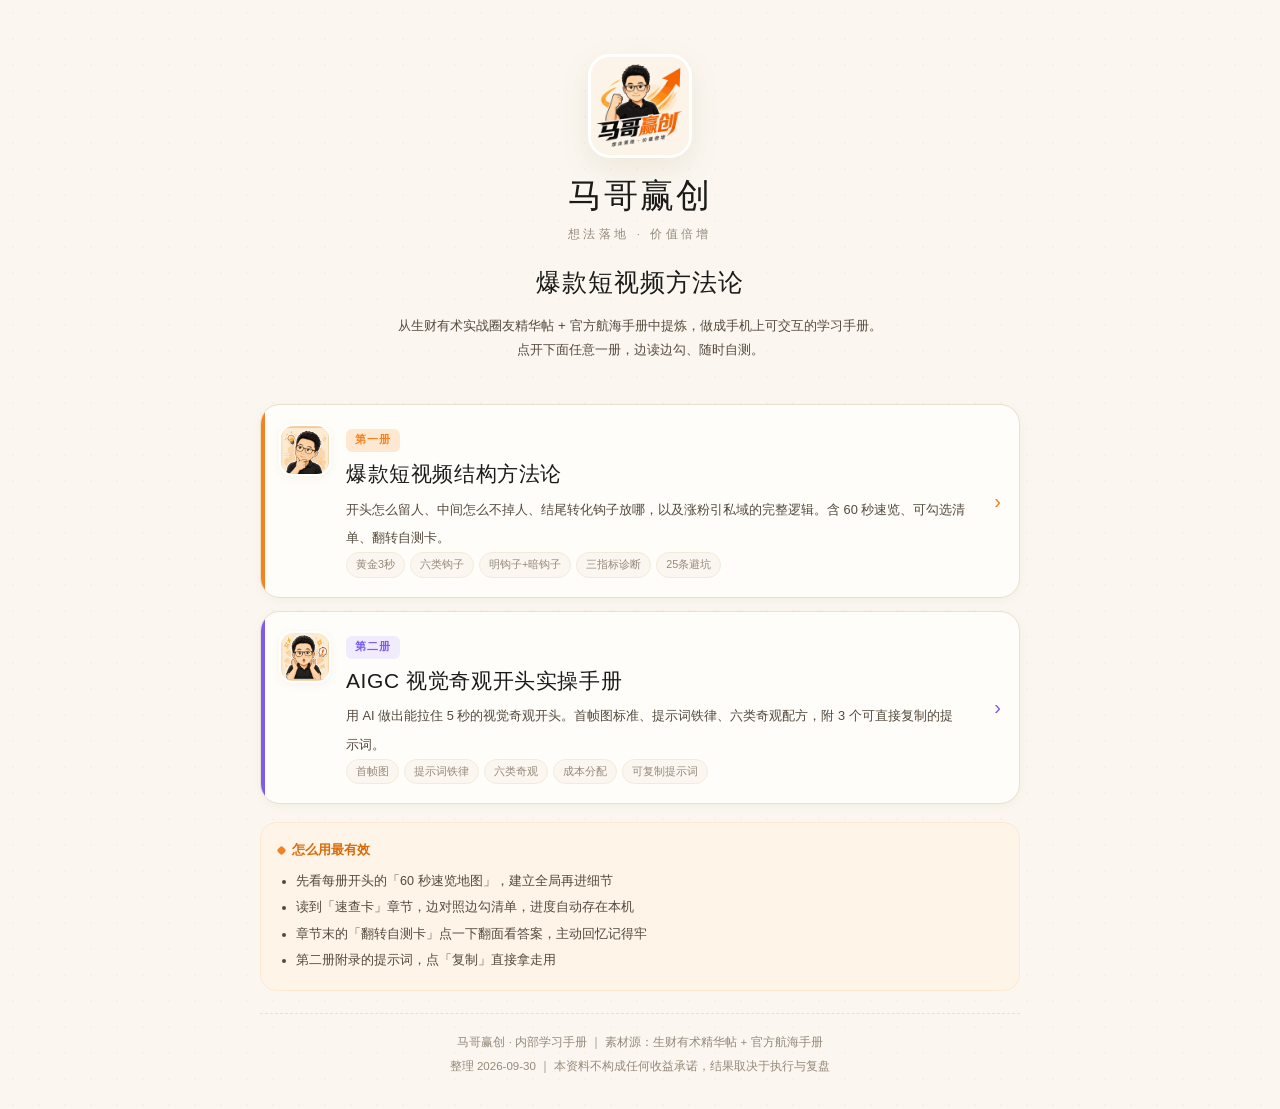
<file: index.html>
<!DOCTYPE html>
<html lang="zh-CN">
<head>
<meta charset="UTF-8">
<meta name="viewport" content="width=device-width, initial-scale=1.0, viewport-fit=cover">
<meta name="theme-color" content="#F5821F">
<meta name="format-detection" content="telephone=no">
<link rel="icon" href="assets/favicon.png">
<title>马哥赢创 · 爆款短视频方法论</title>
<meta name="description" content="马哥赢创出品的爆款短视频结构方法论 + AIGC 视觉奇观开头实操手册，手机端交互学习版。">
<link rel="preconnect" href="https://fonts.googleapis.cn" crossorigin>
<link rel="preconnect" href="https://fonts.gstatic.cn" crossorigin>
<link rel="stylesheet" media="print" onload="this.media='all'" href="https://fonts.googleapis.cn/css2?family=ZCOOL+QingKe+HuangYou&family=Noto+Sans+SC:wght@400;500;700;900&display=swap">
<link rel="stylesheet" href="assets/mage-manual.css">
</head>
<body>
<div class="portal">
  <div class="portal-in">

    <header class="p-head">
      <img class="p-logo" src="assets/logo.png" alt="马哥赢创 logo">
      <div class="p-brand">马哥赢创</div>
      <div class="p-slogan">想法落地 · 价值倍增</div>
      <h1 class="p-title">爆款短视频方法论</h1>
      <p class="p-sub">从生财有术实战圈友精华帖 + 官方航海手册中提炼，做成手机上可交互的学习手册。<br>点开下面任意一册，边读边勾、随时自测。</p>
    </header>

    <div class="p-books">

      <a class="p-book" href="book1.html" style="--accent:#F5821F;--accents:#FFE8D2">
        <span class="stk stk-think"></span>
        <span class="tx">
          <span class="no">第一册</span>
          <h2>爆款短视频结构方法论</h2>
          <span class="ds">开头怎么留人、中间怎么不掉人、结尾转化钩子放哪，以及涨粉引私域的完整逻辑。含 60 秒速览、可勾选清单、翻转自测卡。</span>
          <span class="tags"><span>黄金3秒</span><span>六类钩子</span><span>明钩子+暗钩子</span><span>三指标诊断</span><span>25条避坑</span></span>
        </span>
        <span class="go">›</span>
      </a>

      <a class="p-book" href="book2.html" style="--accent:#7C5CF0;--accents:#F0EBFD">
        <span class="stk stk-wow"></span>
        <span class="tx">
          <span class="no">第二册</span>
          <h2>AIGC 视觉奇观开头实操手册</h2>
          <span class="ds">用 AI 做出能拉住 5 秒的视觉奇观开头。首帧图标准、提示词铁律、六类奇观配方，附 3 个可直接复制的提示词。</span>
          <span class="tags"><span>首帧图</span><span>提示词铁律</span><span>六类奇观</span><span>成本分配</span><span>可复制提示词</span></span>
        </span>
        <span class="go">›</span>
      </a>

    </div>

    <div class="p-note">
      <h3>怎么用最有效</h3>
      <ul>
        <li>先看每册开头的「60 秒速览地图」，建立全局再进细节</li>
        <li>读到「速查卡」章节，边对照边勾清单，进度自动存在本机</li>
        <li>章节末的「翻转自测卡」点一下翻面看答案，主动回忆记得牢</li>
        <li>第二册附录的提示词，点「复制」直接拿走用</li>
      </ul>
    </div>

    <footer class="p-foot">
      <p>马哥赢创 · 内部学习手册 ｜ 素材源：生财有术精华帖 + 官方航海手册</p>
      <p>整理 2026-09-30 ｜ 本资料不构成任何收益承诺，结果取决于执行与复盘</p>
    </footer>

  </div>
</div>
</body>
</html>
</file>
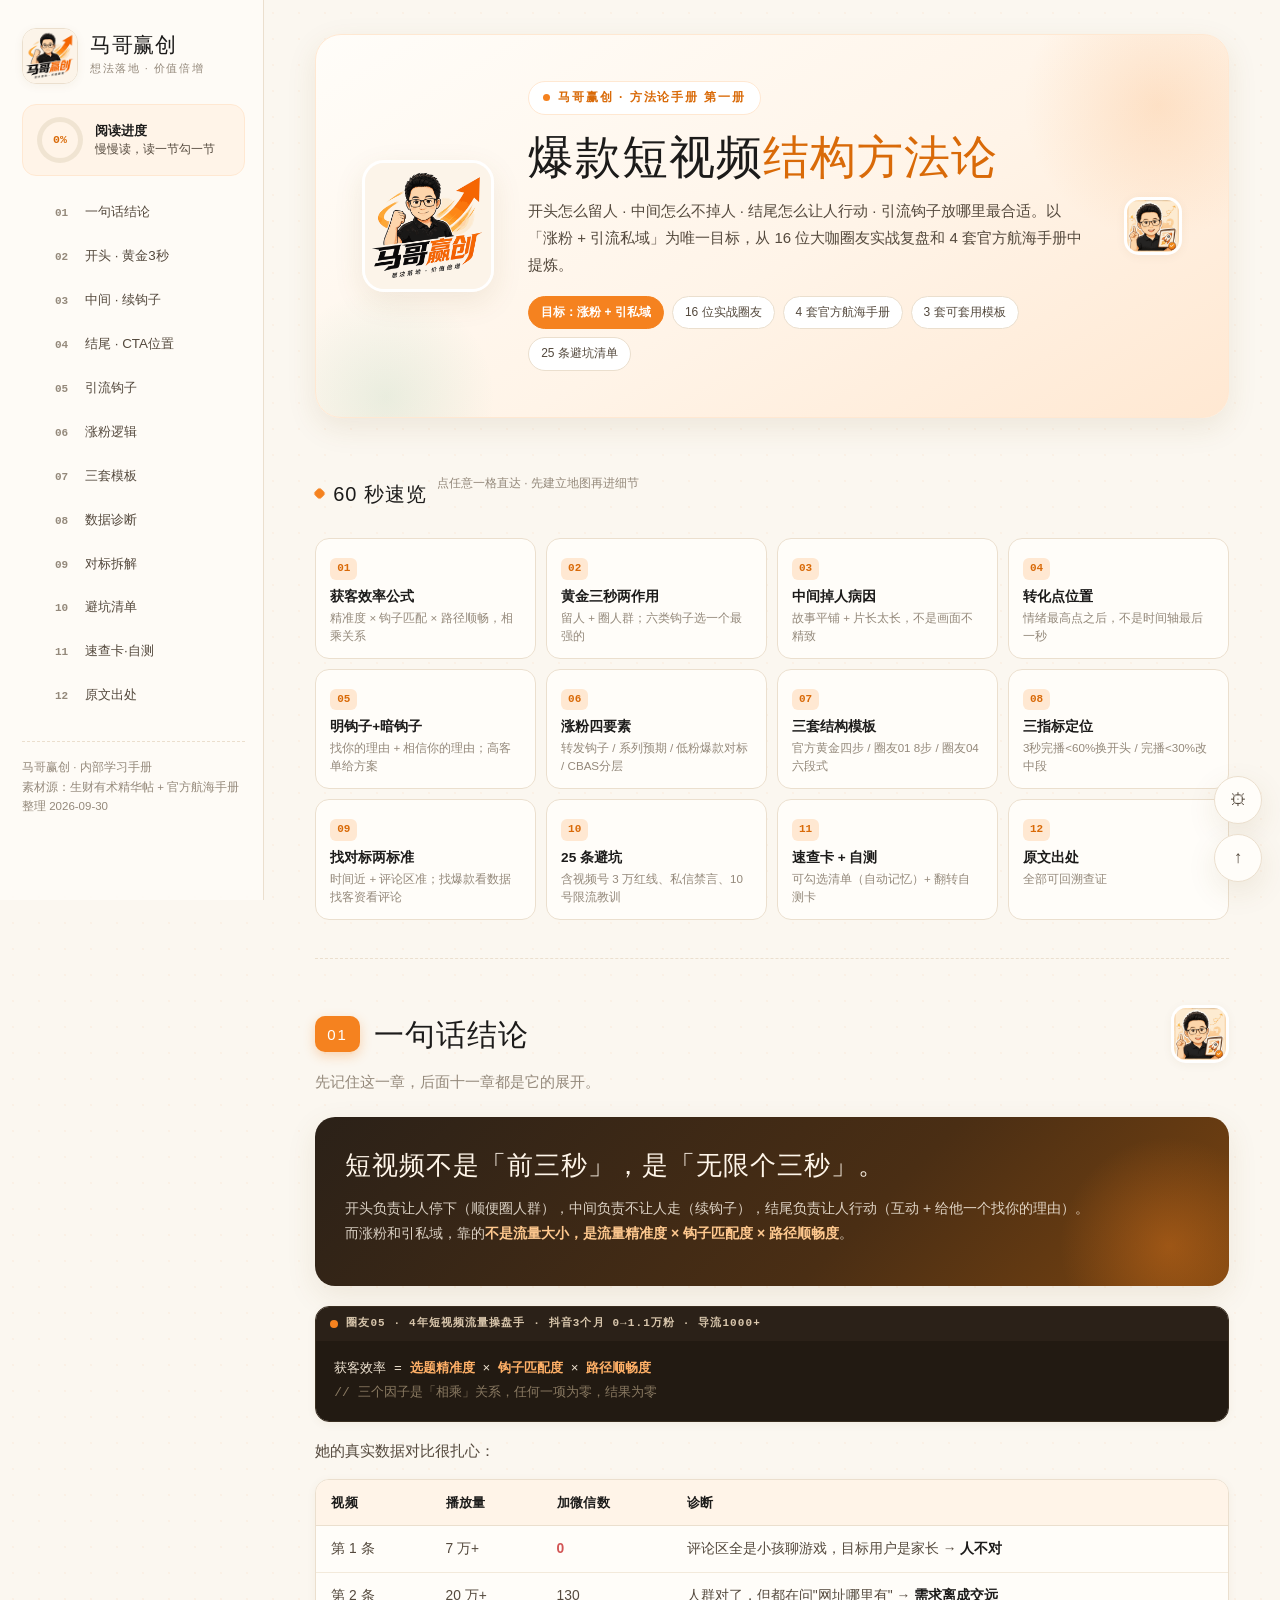
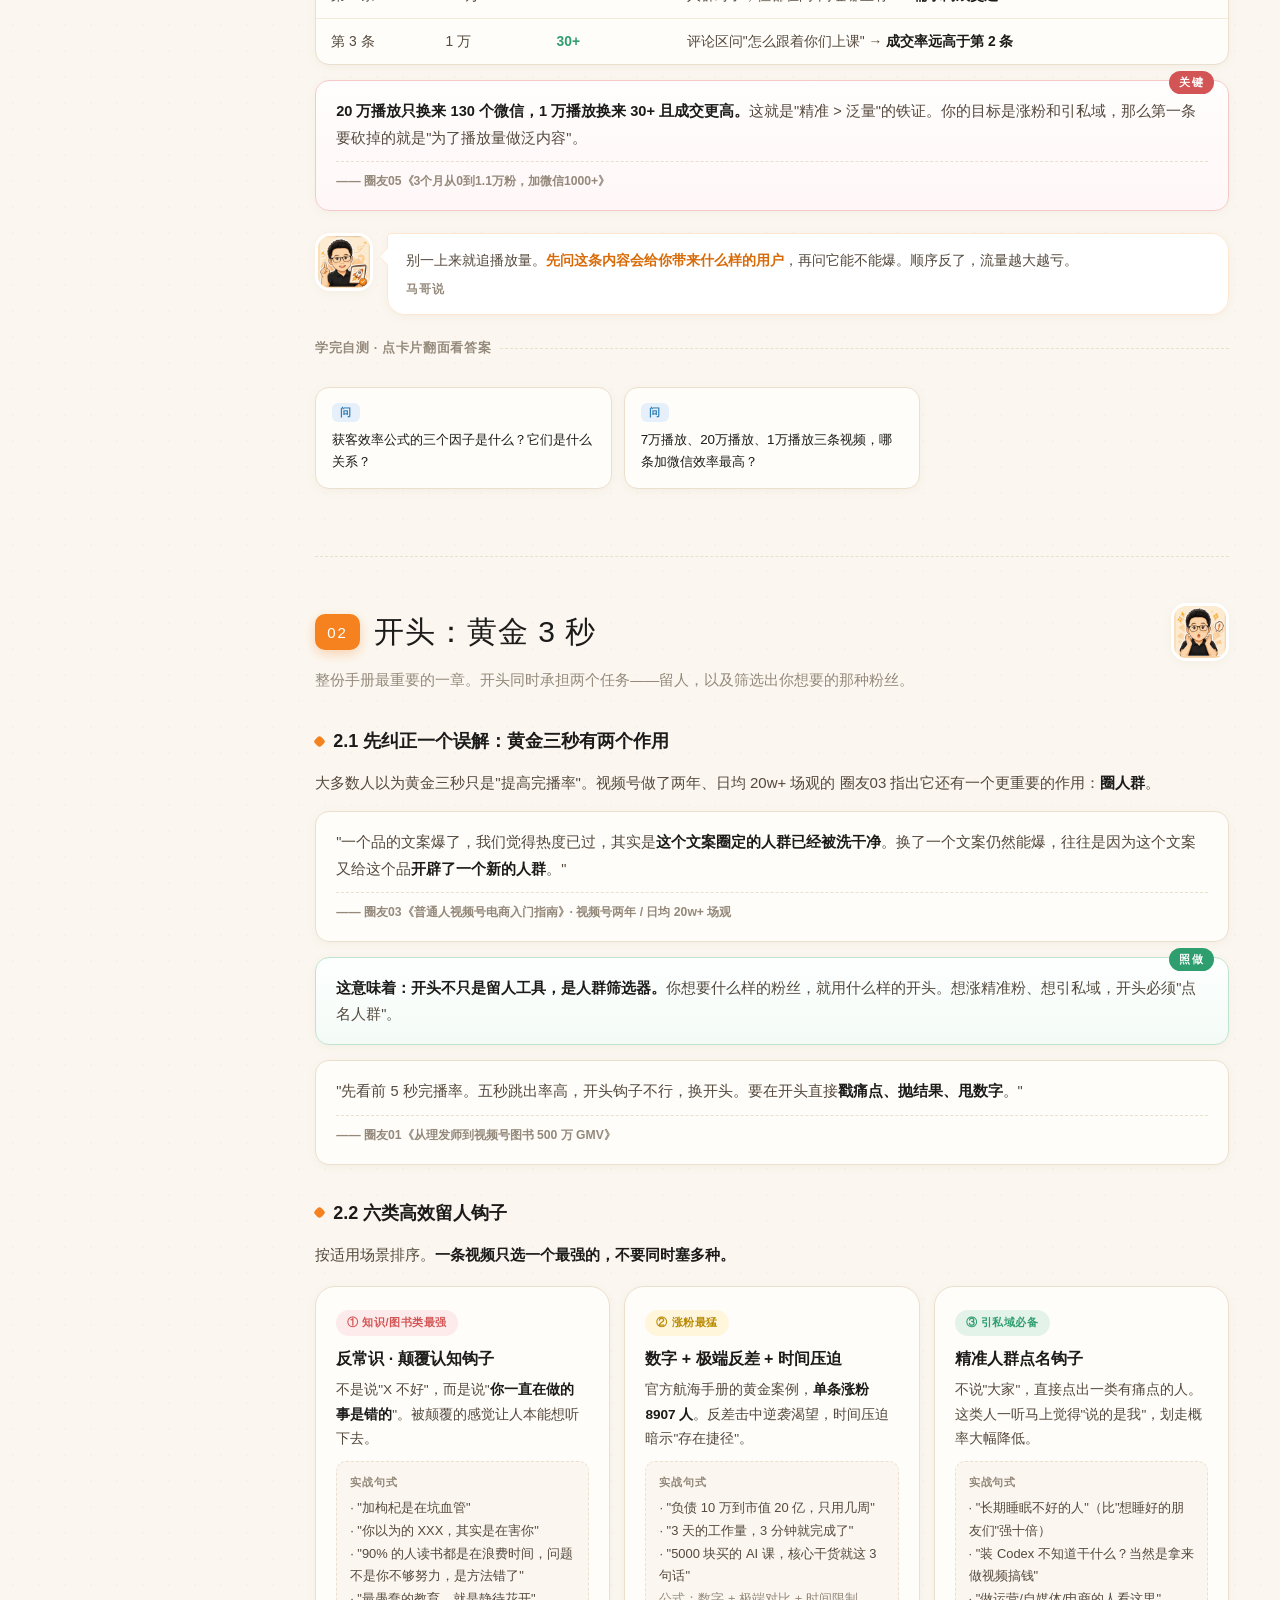
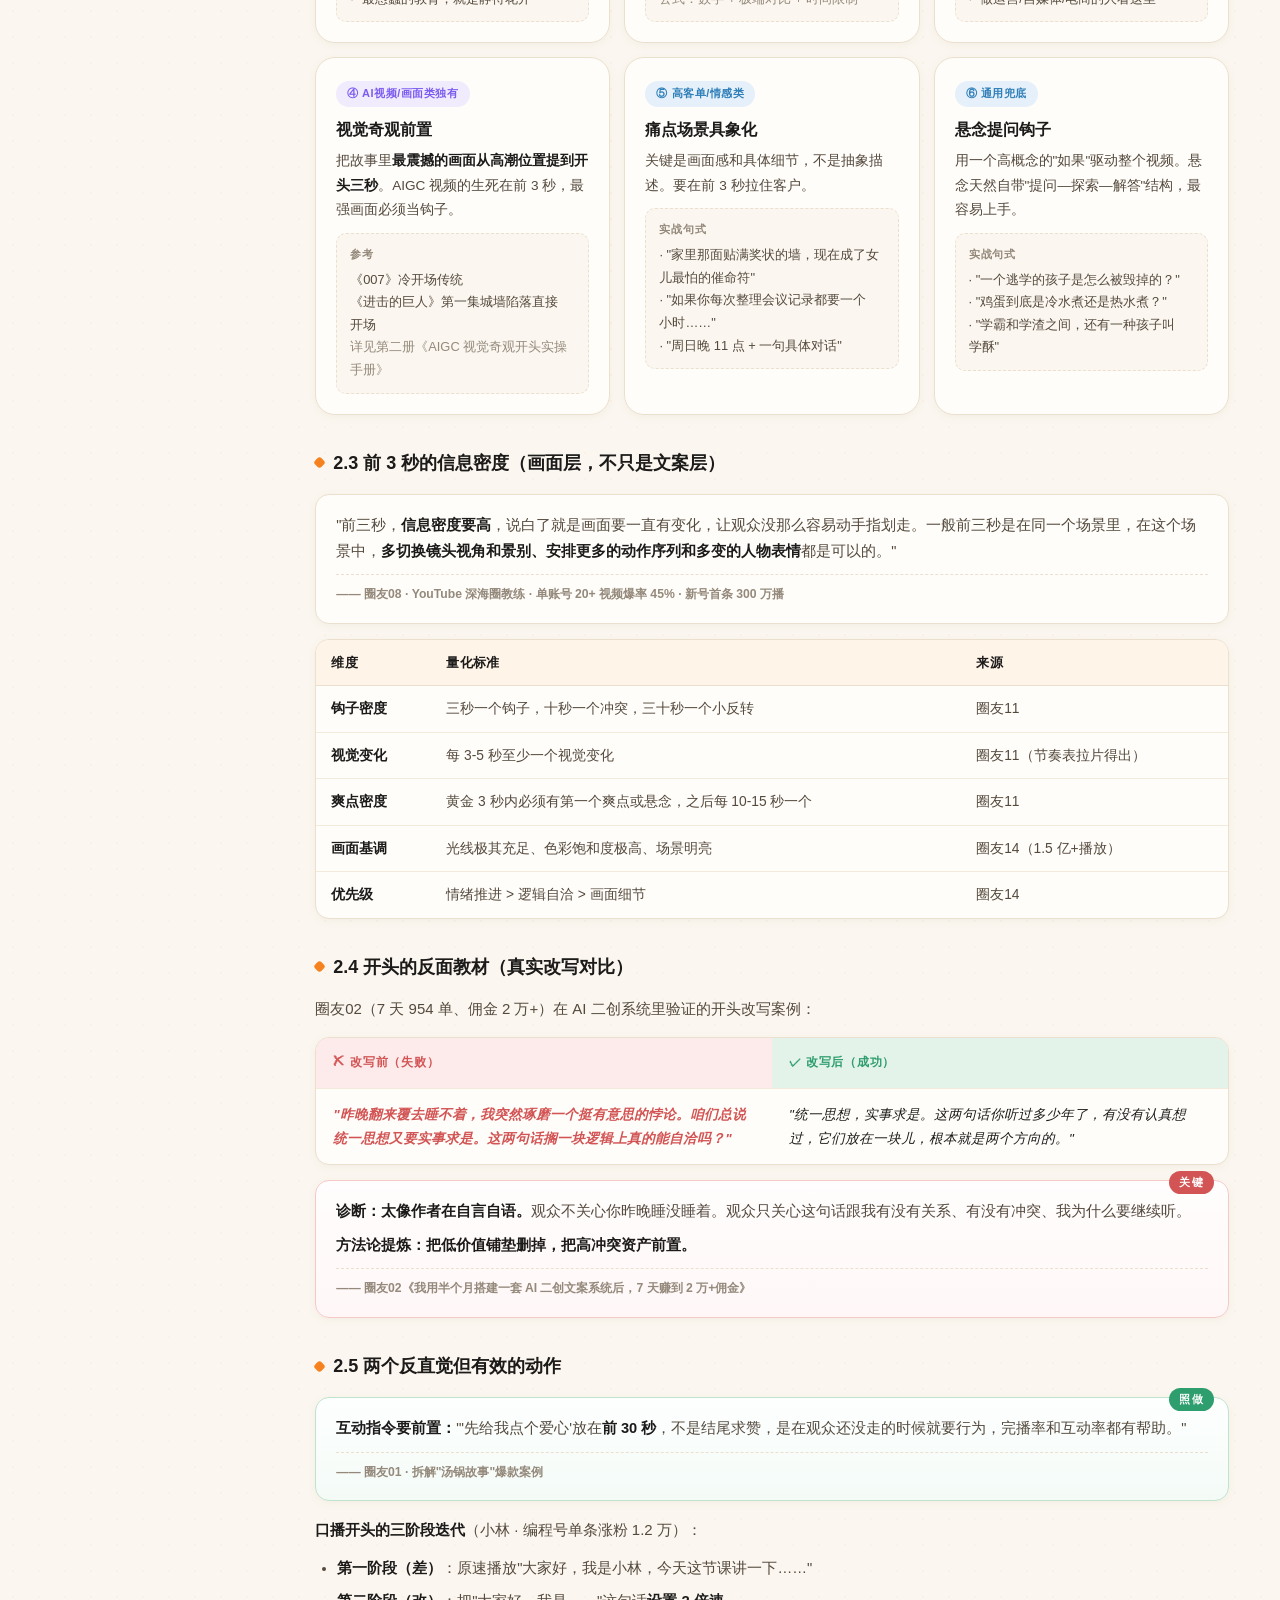
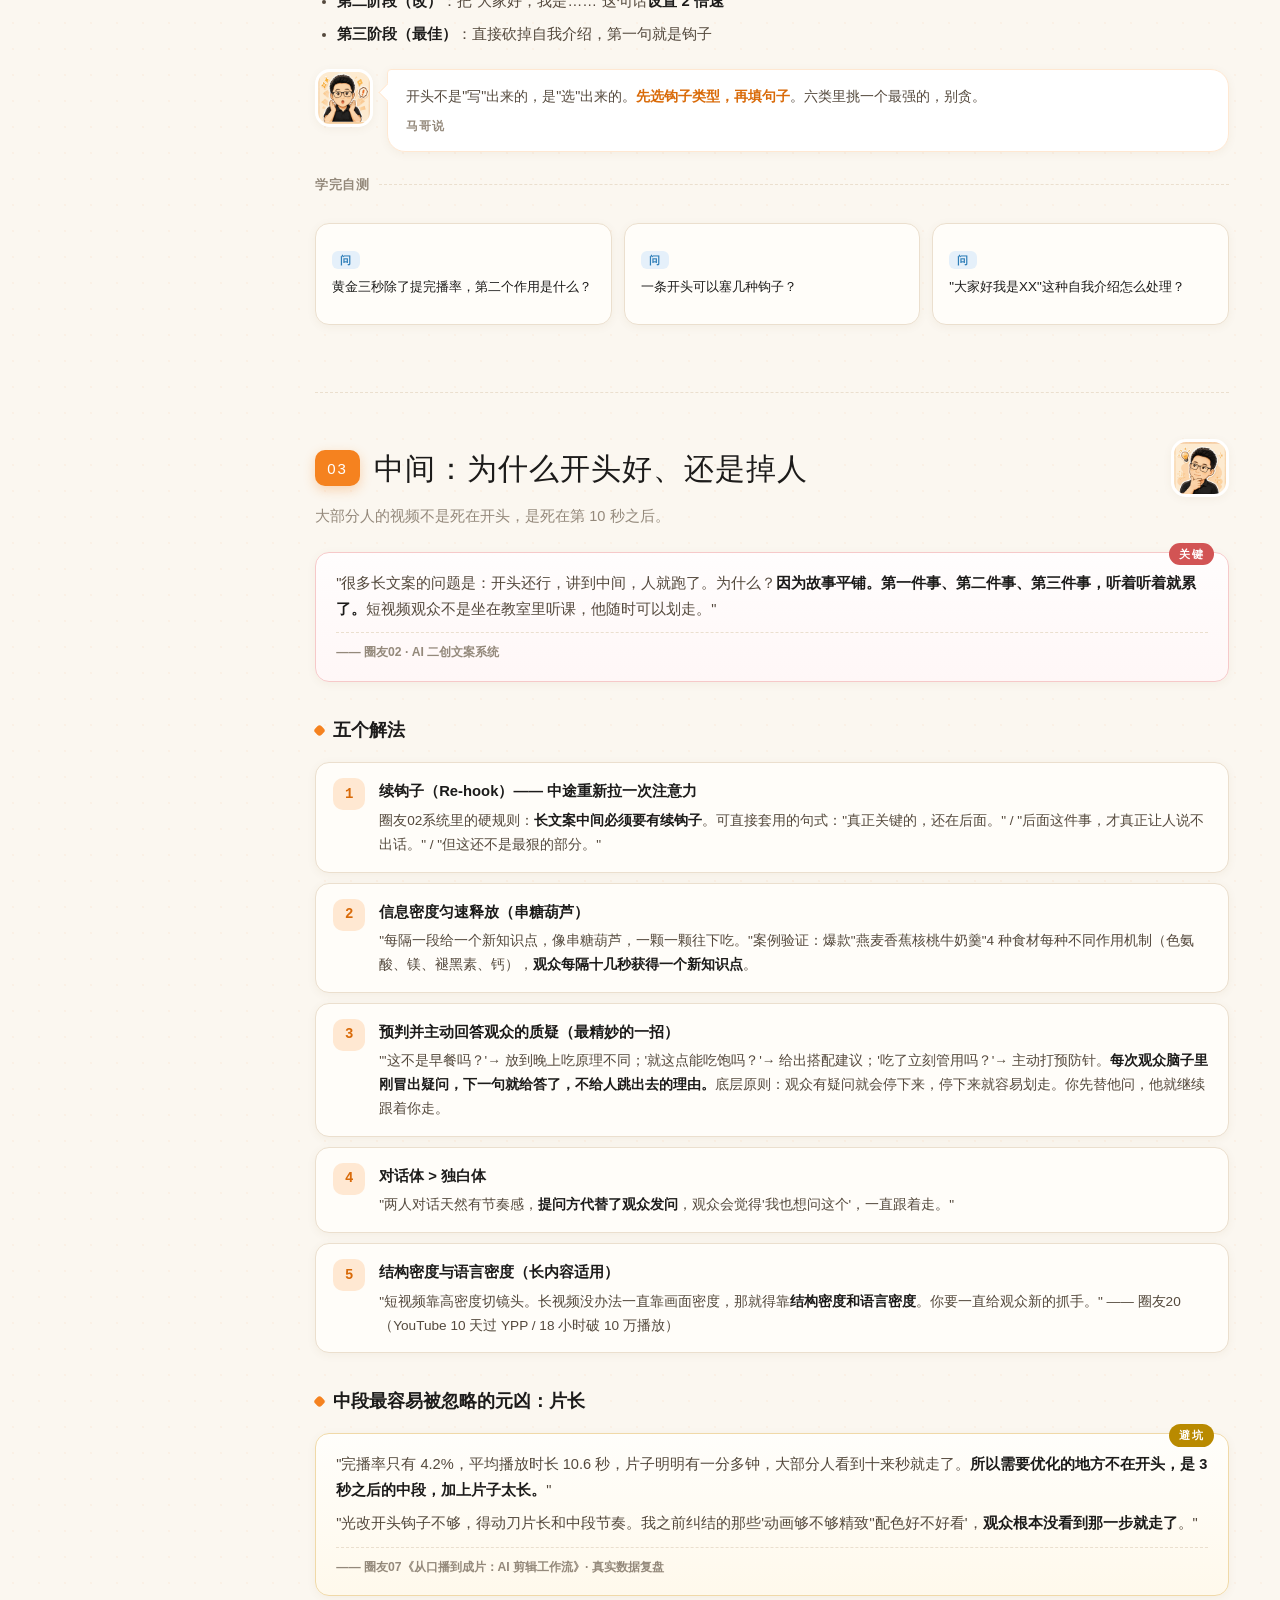
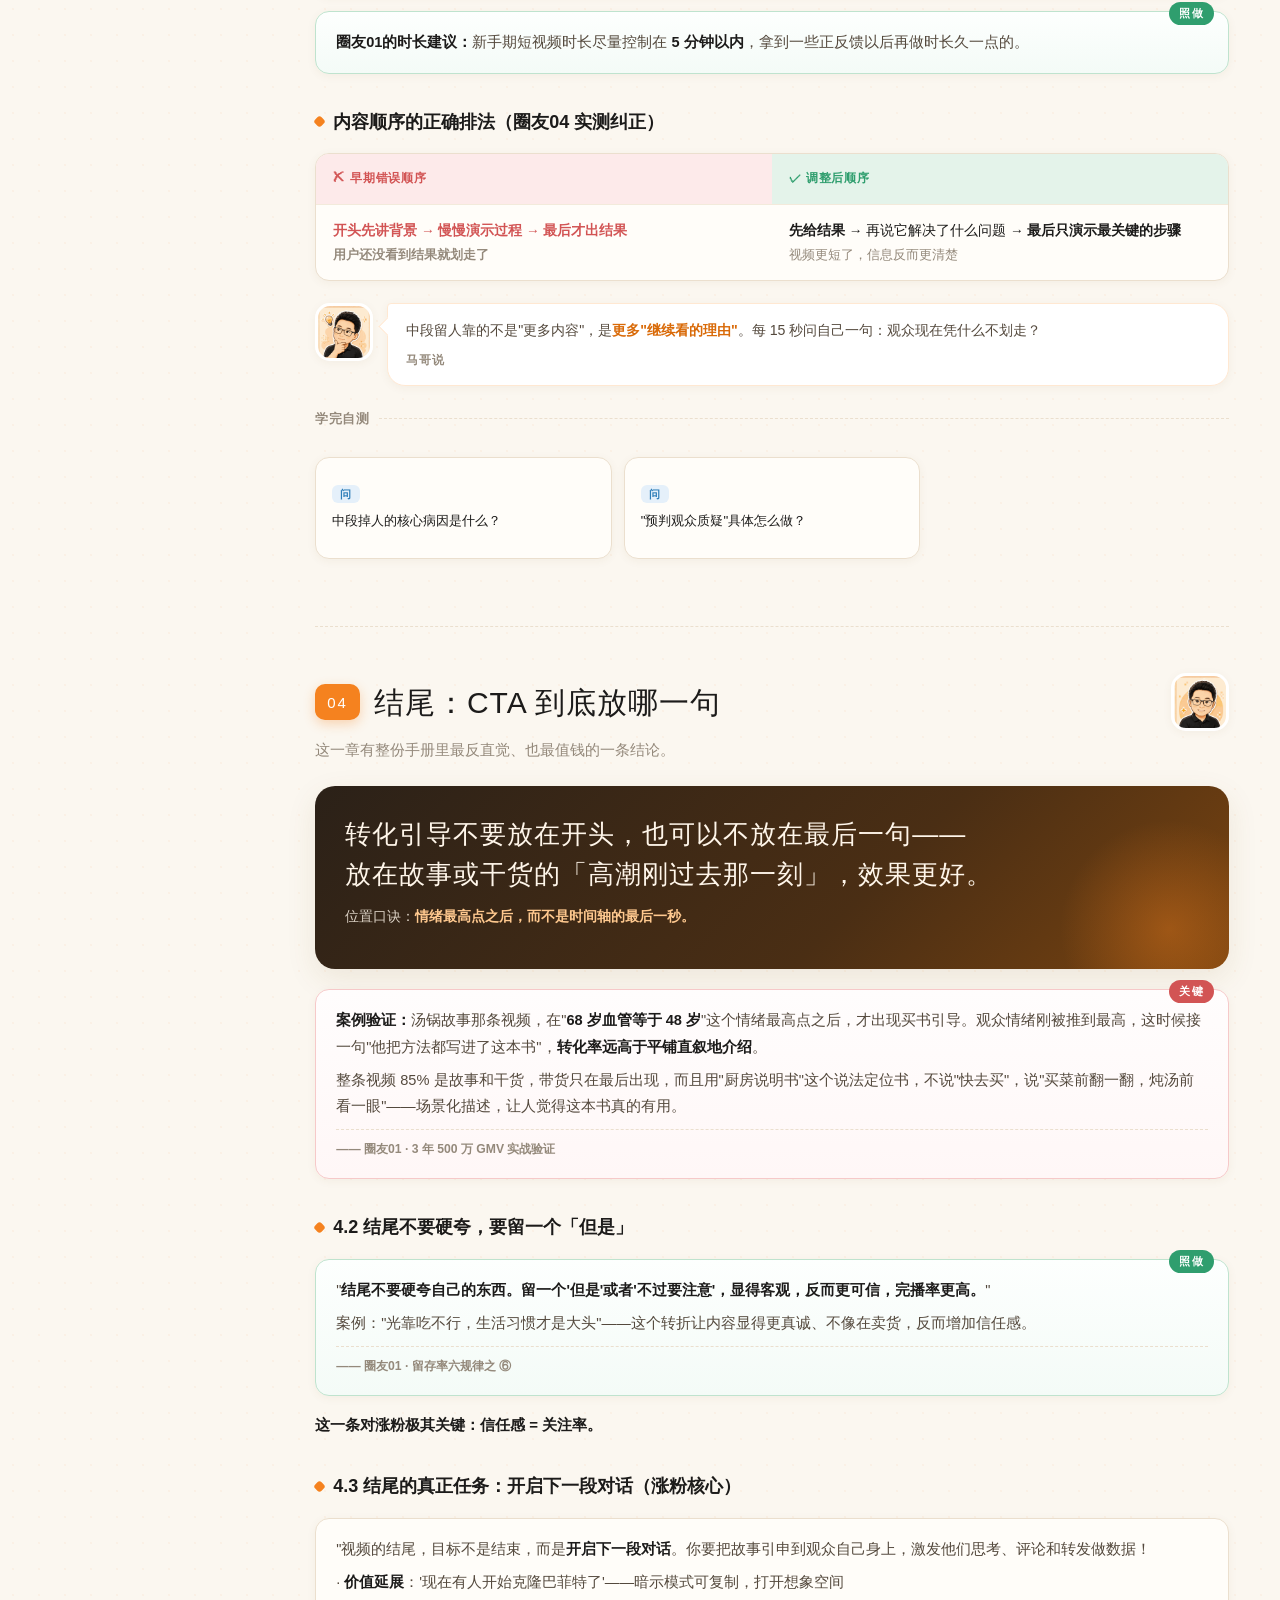
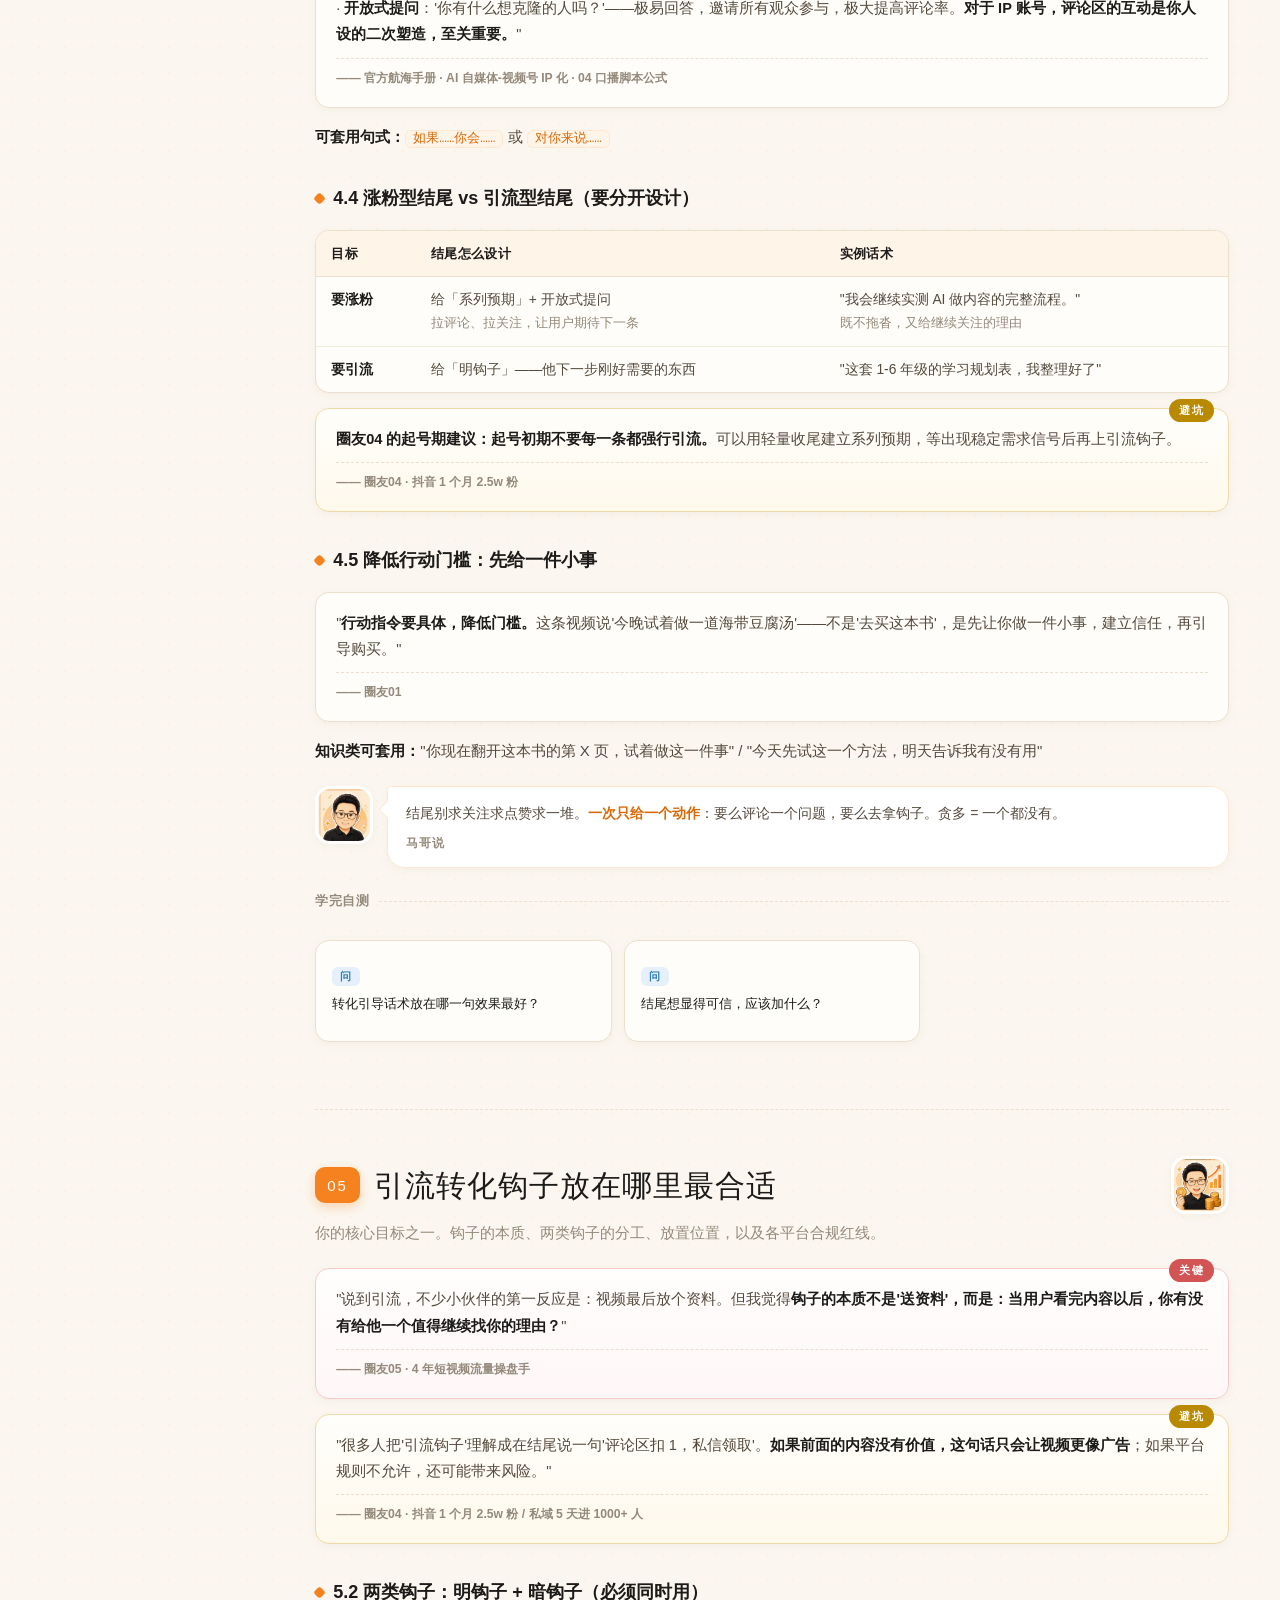
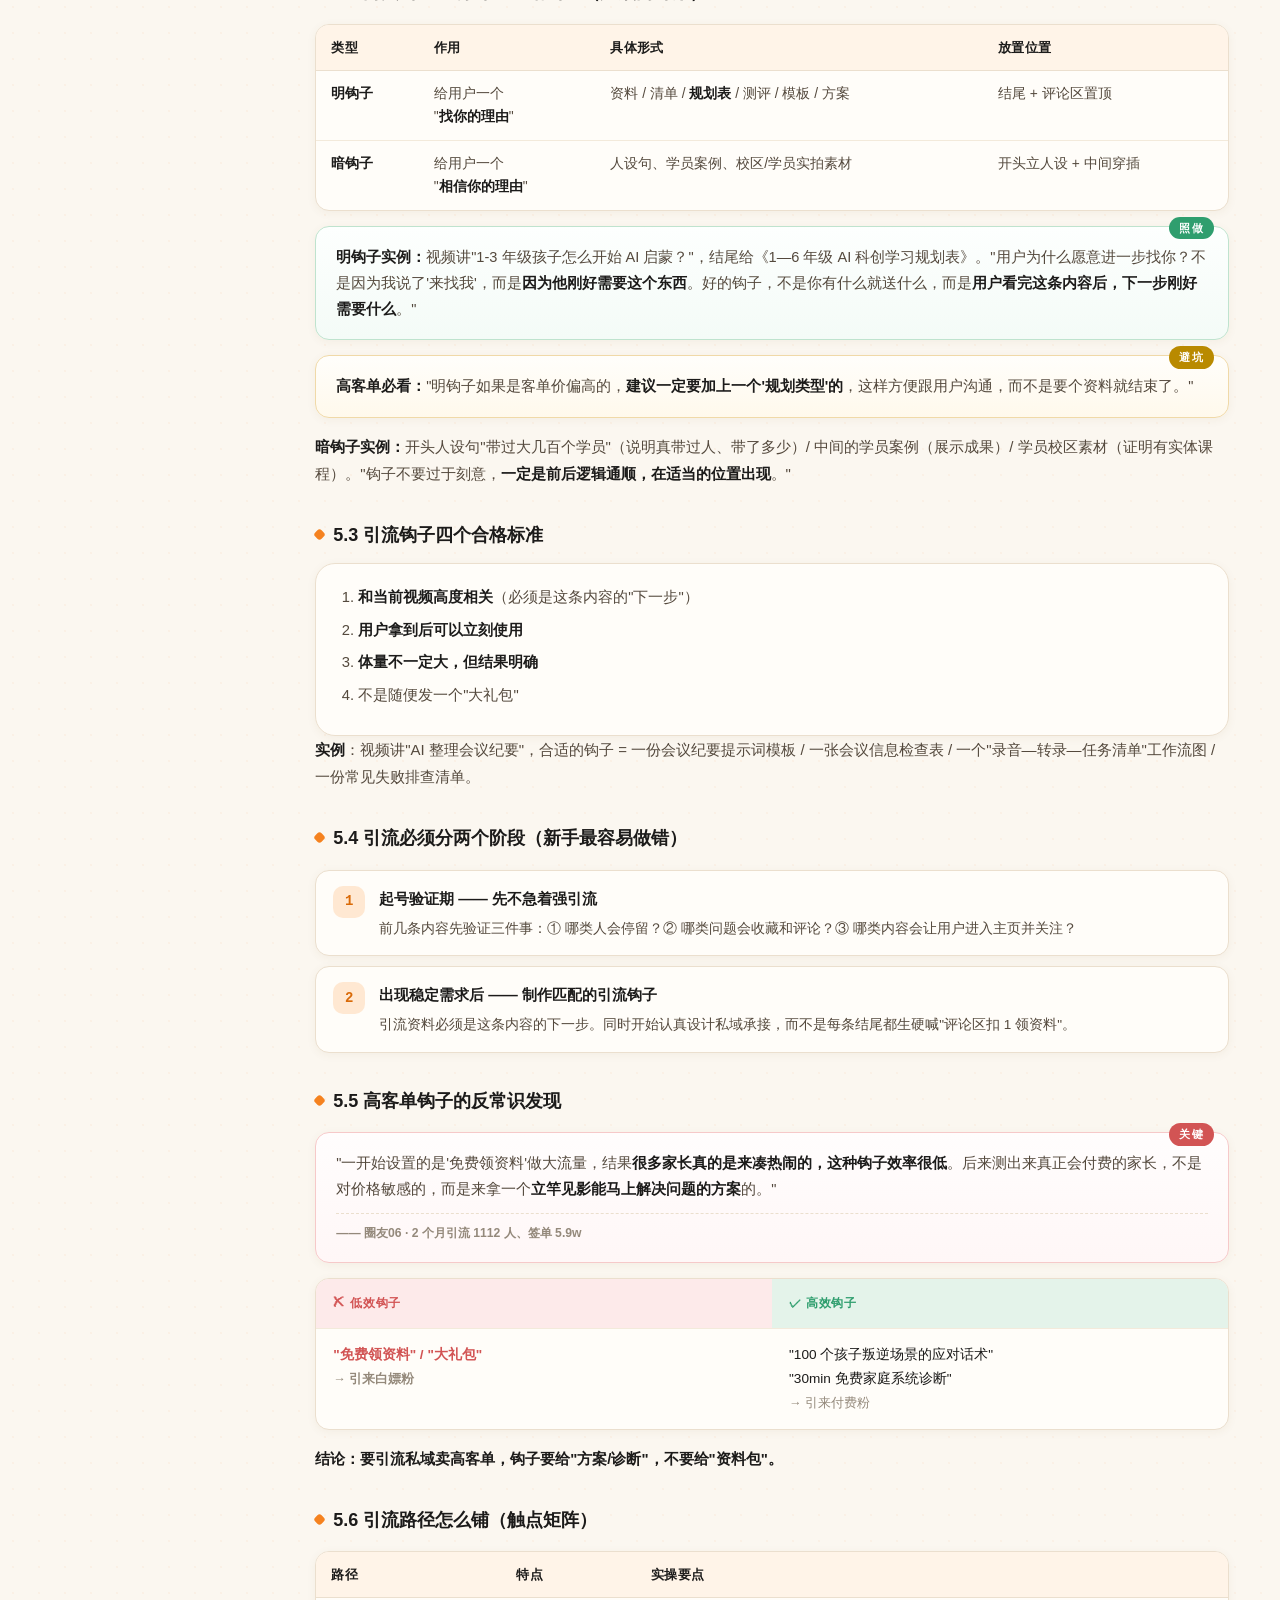
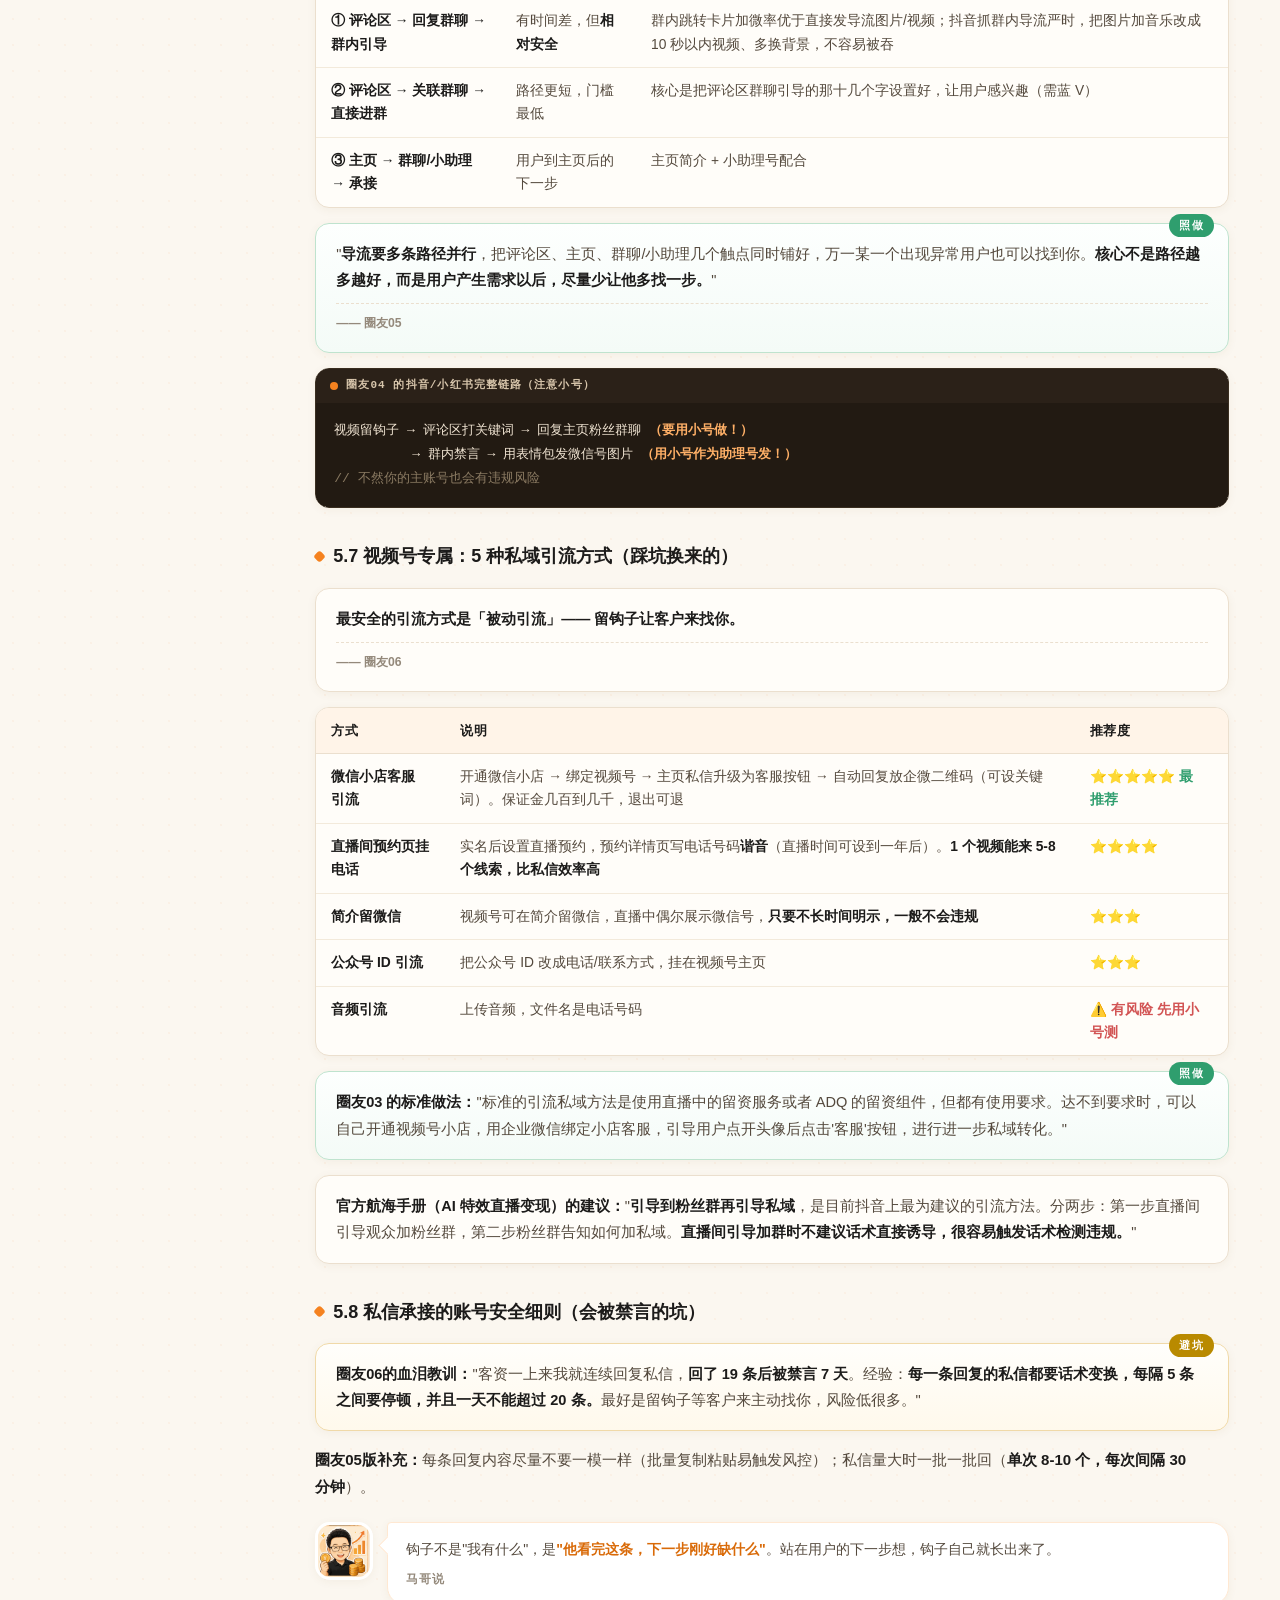
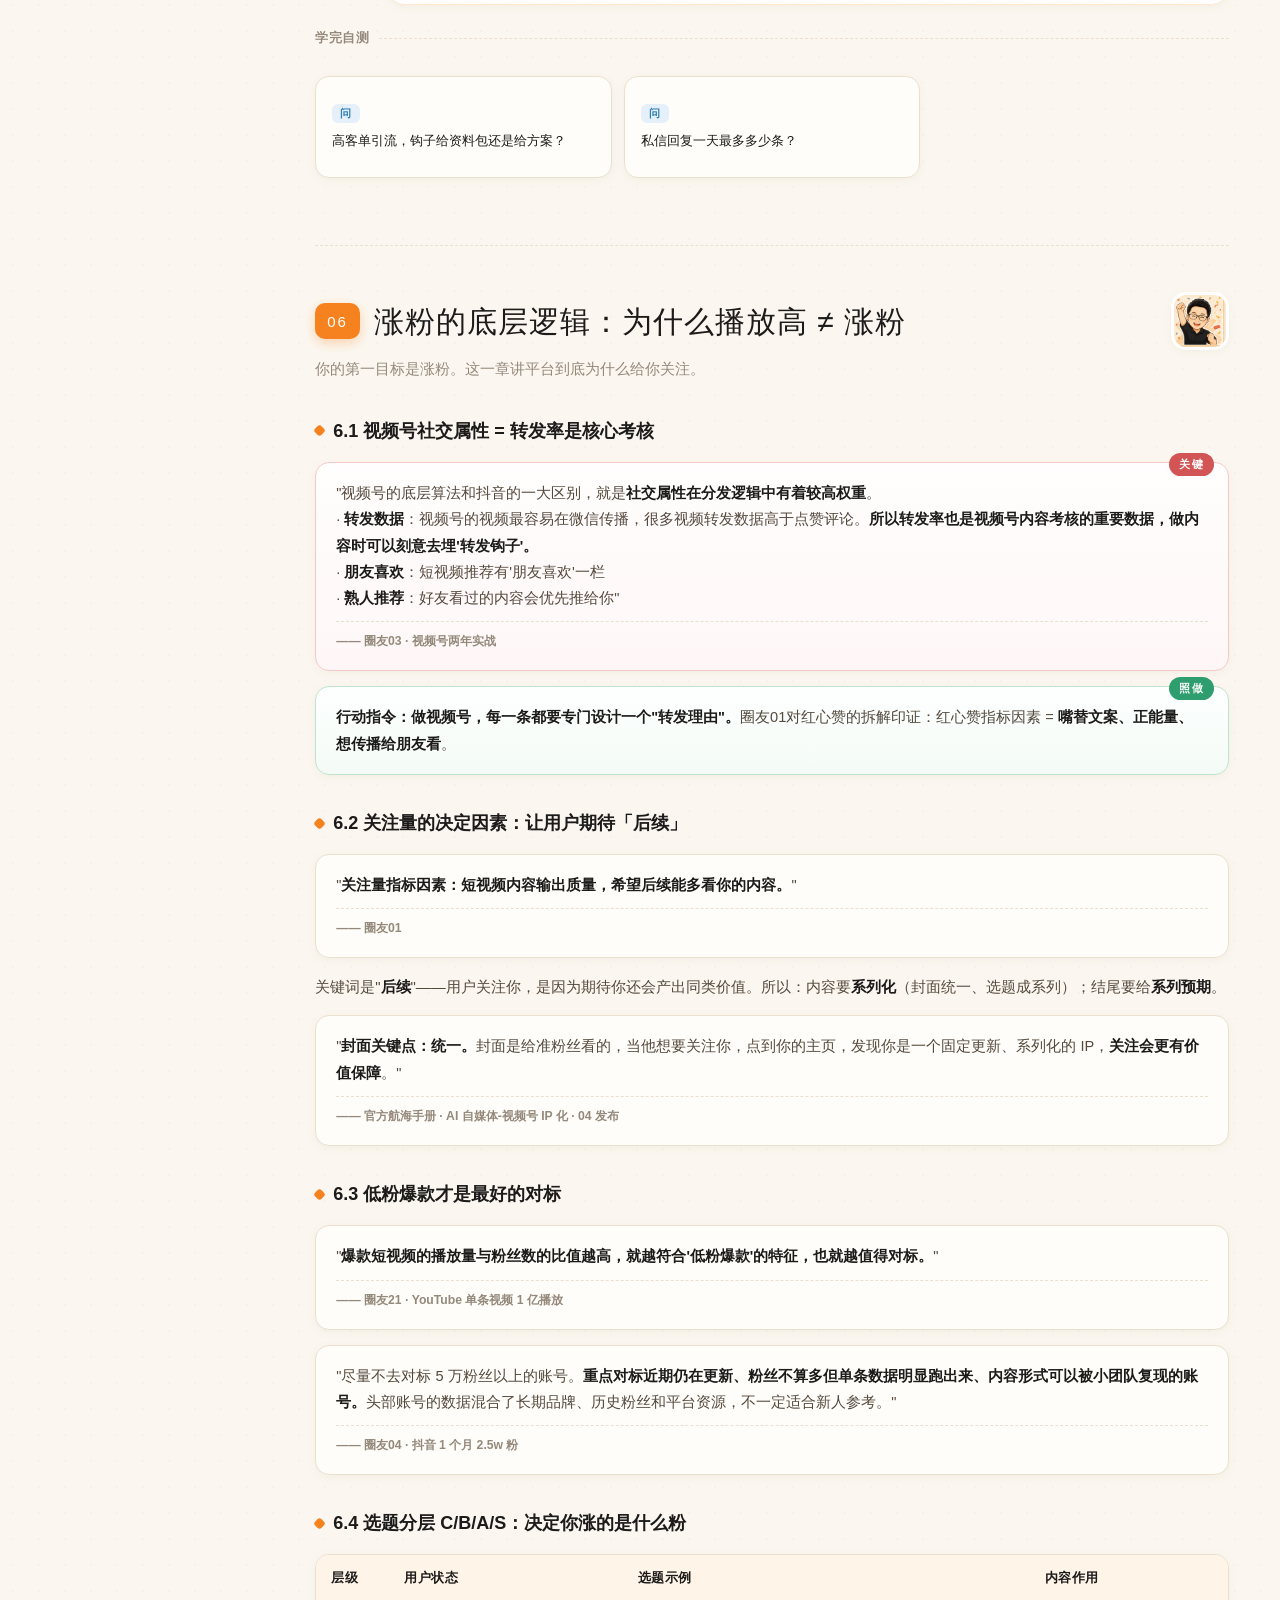
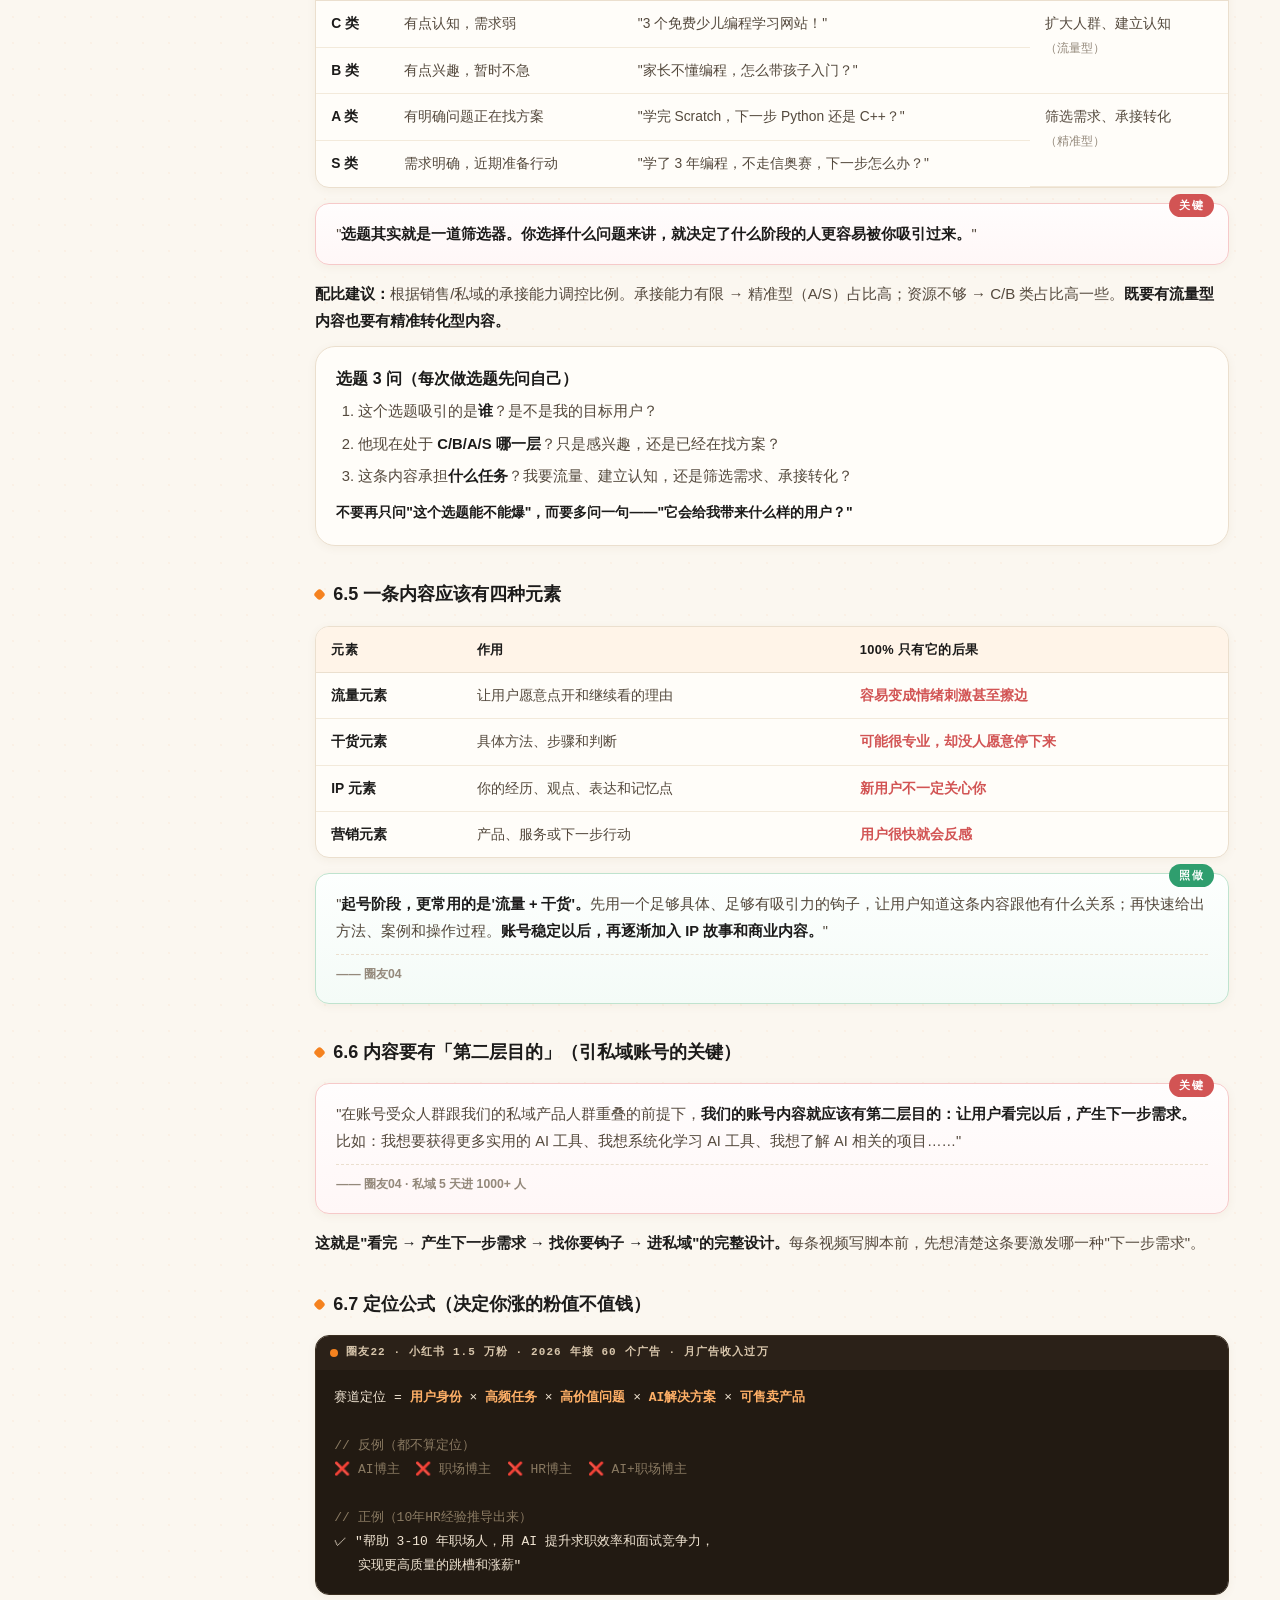
<file: book1.html>
<!DOCTYPE html>
<html lang="zh-CN">
<head>
<meta charset="UTF-8">
<meta name="viewport" content="width=device-width, initial-scale=1.0, viewport-fit=cover">
<meta name="theme-color" content="#F5821F">
<meta name="format-detection" content="telephone=no">
<link rel="icon" href="assets/favicon.png">
<title>爆款短视频结构方法论 · 马哥赢创</title>
<link rel="preconnect" href="https://fonts.googleapis.cn" crossorigin>
<link rel="preconnect" href="https://fonts.gstatic.cn" crossorigin>
<link rel="stylesheet" media="print" onload="this.media=&#39;all&#39;" href="https://fonts.googleapis.cn/css2?family=ZCOOL+QingKe+HuangYou&family=Noto+Sans+SC:wght@400;500;700;900&display=swap&display=swap">
<link rel="stylesheet" href="assets/mage-manual.css">
</head>
<body data-book="jiegou">
<div id="pbar"></div>

<div class="shell">

<!-- ================= 侧栏 ================= -->
<aside class="side">
  <div class="brandbox">
    <img src="assets/logo.png" alt="马哥赢创 logo">
    <div><div class="bn">马哥赢创</div><div class="bs">想法落地 · 价值倍增</div></div>
  </div>
  <div class="ringwrap">
    <div class="ring"><b>0%</b></div>
    <div class="rt"><b>阅读进度</b>慢慢读，读一节勾一节</div>
  </div>
  <ul class="toc">
    <li><a href="#c1"><i>01</i>一句话结论</a></li>
    <li><a href="#c2"><i>02</i>开头 · 黄金3秒</a></li>
    <li><a href="#c3"><i>03</i>中间 · 续钩子</a></li>
    <li><a href="#c4"><i>04</i>结尾 · CTA位置</a></li>
    <li><a href="#c5"><i>05</i>引流钩子</a></li>
    <li><a href="#c6"><i>06</i>涨粉逻辑</a></li>
    <li><a href="#c7"><i>07</i>三套模板</a></li>
    <li><a href="#c8"><i>08</i>数据诊断</a></li>
    <li><a href="#c9"><i>09</i>对标拆解</a></li>
    <li><a href="#c10"><i>10</i>避坑清单</a></li>
    <li><a href="#c11"><i>11</i>速查卡·自测</a></li>
    <li><a href="#c12"><i>12</i>原文出处</a></li>
  </ul>
  <div class="sidefoot">马哥赢创 · 内部学习手册<br>素材源：生财有术精华帖 + 官方航海手册<br>整理 2026-09-30</div>
</aside>

<!-- ================= 正文 ================= -->
<main class="main">

<header class="hero rv">
  <div class="in">
    <img class="logo" src="assets/logo.png" alt="马哥赢创">
    <div class="tx">
      <span class="kicker">马哥赢创 · 方法论手册 第一册</span>
      <h1>爆款短视频<em>结构方法论</em></h1>
      <p class="sub">开头怎么留人 · 中间怎么不掉人 · 结尾怎么让人行动 · 引流钩子放哪里最合适。以「涨粉 + 引流私域」为唯一目标，从 16 位大咖圈友实战复盘和 4 套官方航海手册中提炼。</p>
      <div class="chips">
        <span class="chip hot">目标：涨粉 + 引私域</span>
        <span class="chip">16 位实战圈友</span>
        <span class="chip">4 套官方航海手册</span>
        <span class="chip">3 套可套用模板</span>
        <span class="chip">25 条避坑清单</span>
      </div>
    </div>
    <div class="stk stk-point" title="马哥"></div>
  </div>
</header>

<!-- 60 秒速览 -->
<section class="map60 rv">
  <div class="mh"><h3>60 秒速览</h3><span>点任意一格直达 · 先建立地图再进细节</span></div>
  <div class="mapgrid">
    <a class="mapcell" href="#c1"><i>01</i><b>获客效率公式</b><s>精准度 × 钩子匹配 × 路径顺畅，相乘关系</s></a>
    <a class="mapcell" href="#c2"><i>02</i><b>黄金三秒两作用</b><s>留人 + 圈人群；六类钩子选一个最强的</s></a>
    <a class="mapcell" href="#c3"><i>03</i><b>中间掉人病因</b><s>故事平铺 + 片长太长，不是画面不精致</s></a>
    <a class="mapcell" href="#c4"><i>04</i><b>转化点位置</b><s>情绪最高点之后，不是时间轴最后一秒</s></a>
    <a class="mapcell" href="#c5"><i>05</i><b>明钩子+暗钩子</b><s>找你的理由 + 相信你的理由；高客单给方案</s></a>
    <a class="mapcell" href="#c6"><i>06</i><b>涨粉四要素</b><s>转发钩子 / 系列预期 / 低粉爆款对标 / CBAS分层</s></a>
    <a class="mapcell" href="#c7"><i>07</i><b>三套结构模板</b><s>官方黄金四步 / 圈友01 8步 / 圈友04六段式</s></a>
    <a class="mapcell" href="#c8"><i>08</i><b>三指标定位</b><s>3秒完播&lt;60%换开头 / 完播&lt;30%改中段</s></a>
    <a class="mapcell" href="#c9"><i>09</i><b>找对标两标准</b><s>时间近 + 评论区准；找爆款看数据找客资看评论</s></a>
    <a class="mapcell" href="#c10"><i>10</i><b>25 条避坑</b><s>含视频号 3 万红线、私信禁言、10号限流教训</s></a>
    <a class="mapcell" href="#c11"><i>11</i><b>速查卡 + 自测</b><s>可勾选清单（自动记忆）+ 翻转自测卡</s></a>
    <a class="mapcell" href="#c12"><i>12</i><b>原文出处</b><s>全部可回溯查证</s></a>
  </div>
</section>

<!-- ============ 01 ============ -->
<section class="chap rv" id="c1">
  <div class="chead"><span class="cnum">01</span><h2>一句话结论</h2><div class="stk stk-point"></div></div>
  <p class="lead">先记住这一章，后面十一章都是它的展开。</p>

  <div class="banner">
    <div class="big">短视频不是「前三秒」，是「无限个三秒」。</div>
    <p>开头负责让人停下（顺便圈人群），中间负责不让人走（续钩子），结尾负责让人行动（互动 + 给他一个找你的理由）。<br>而涨粉和引私域，靠的<strong>不是流量大小，是流量精准度 × 钩子匹配度 × 路径顺畅度</strong>。</p>
  </div>

  <div class="fbox">
    <div class="fh"><span class="dot"></span>圈友05 · 4年短视频流量操盘手 · 抖音3个月 0→1.1万粉 · 导流1000+</div>
    <pre>获客效率 = <span class="hl">选题精准度</span> × <span class="hl">钩子匹配度</span> × <span class="hl">路径顺畅度</span>
<span class="cm">// 三个因子是「相乘」关系，任何一项为零，结果为零</span></pre>
  </div>

  <p>她的真实数据对比很扎心：</p>
  <div class="tw"><table>
    <thead><tr><th>视频</th><th>播放量</th><th>加微信数</th><th>诊断</th></tr></thead>
    <tbody>
      <tr><td>第 1 条</td><td>7 万+</td><td class="no">0</td><td>评论区全是小孩聊游戏，目标用户是家长 → <strong>人不对</strong></td></tr>
      <tr><td>第 2 条</td><td>20 万+</td><td>130</td><td>人群对了，但都在问"网址哪里有" → <strong>需求离成交远</strong></td></tr>
      <tr><td>第 3 条</td><td>1 万</td><td class="yes">30+</td><td>评论区问"怎么跟着你们上课" → <strong>成交率远高于第 2 条</strong></td></tr>
    </tbody>
  </table></div>

  <div class="q key"><p><strong>20 万播放只换来 130 个微信，1 万播放换来 30+ 且成交更高。</strong>这就是"精准 &gt; 泛量"的铁证。你的目标是涨粉和引私域，那么第一条要砍掉的就是"为了播放量做泛内容"。</p><span class="who">—— 圈友05《3个月从0到1.1万粉，加微信1000+》</span></div>

  <div class="say"><div class="stk stk-point"></div><div class="bubble">别一上来就追播放量。<b>先问这条内容会给你带来什么样的用户</b>，再问它能不能爆。顺序反了，流量越大越亏。<span class="who">马哥说</span></div></div>

  <div class="flips">
    <div class="fh2">学完自测 · 点卡片翻面看答案</div>
    <button class="flip"><span class="in"><span class="f q">获客效率公式的三个因子是什么？它们是什么关系？</span><span class="f a">选题精准度 × 钩子匹配度 × 路径顺畅度。<strong>相乘</strong>关系，任一项为零结果为零。</span></span></button>
    <button class="flip"><span class="in"><span class="f q">7万播放、20万播放、1万播放三条视频，哪条加微信效率最高？</span><span class="f a">1万播放那条（30+ 且成交率最高）。20万→130，7万→0。<strong>精准 &gt; 泛量</strong>。</span></span></button>
  </div>
</section>

<!-- ============ 02 ============ -->
<section class="chap rv" id="c2">
  <div class="chead"><span class="cnum">02</span><h2>开头：黄金 3 秒</h2><div class="stk stk-wow"></div></div>
  <p class="lead">整份手册最重要的一章。开头同时承担两个任务——留人，以及筛选出你想要的那种粉丝。</p>

  <h3>2.1 先纠正一个误解：黄金三秒有两个作用</h3>
  <p>大多数人以为黄金三秒只是"提高完播率"。视频号做了两年、日均 20w+ 场观的 圈友03 指出它还有一个更重要的作用：<strong>圈人群</strong>。</p>
  <div class="q"><p>"一个品的文案爆了，我们觉得热度已过，其实是<strong>这个文案圈定的人群已经被洗干净</strong>。换了一个文案仍然能爆，往往是因为这个文案又给这个品<strong>开辟了一个新的人群</strong>。"</p><span class="who">—— 圈友03《普通人视频号电商入门指南》· 视频号两年 / 日均 20w+ 场观</span></div>
  <div class="q tip"><p><strong>这意味着：开头不只是留人工具，是人群筛选器。</strong>你想要什么样的粉丝，就用什么样的开头。想涨精准粉、想引私域，开头必须"点名人群"。</p></div>
  <div class="q"><p>"先看前 5 秒完播率。五秒跳出率高，开头钩子不行，换开头。要在开头直接<strong>戳痛点、抛结果、甩数字</strong>。"</p><span class="who">—— 圈友01《从理发师到视频号图书 500 万 GMV》</span></div>

  <h3>2.2 六类高效留人钩子</h3>
  <p>按适用场景排序。<strong>一条视频只选一个最强的，不要同时塞多种。</strong></p>
  <div class="cards">
    <div class="card"><span class="tag tg-rose">① 知识/图书类最强</span><h4>反常识 · 颠覆认知钩子</h4>
      <p>不是说"X 不好"，而是说"<strong>你一直在做的事是错的</strong>"。被颠覆的感觉让人本能想听下去。</p>
      <div class="eg"><b>实战句式</b>· "加枸杞是在坑血管"<br>· "你以为的 XXX，其实是在害你"<br>· "90% 的人读书都是在浪费时间，问题不是你不够努力，是方法错了"<br>· "最愚蠢的教育，就是静待花开"</div></div>
    <div class="card"><span class="tag tg-butter">② 涨粉最猛</span><h4>数字 + 极端反差 + 时间压迫</h4>
      <p>官方航海手册的黄金案例，<strong>单条涨粉 8907 人</strong>。反差击中逆袭渴望，时间压迫暗示"存在捷径"。</p>
      <div class="eg"><b>实战句式</b>· "负债 10 万到市值 20 亿，只用几周"<br>· "3 天的工作量，3 分钟就完成了"<br>· "5000 块买的 AI 课，核心干货就这 3 句话"<br><span style="color:var(--ink-3)">公式：数字 + 极端对比 + 时间限制</span></div></div>
    <div class="card"><span class="tag tg-mint">③ 引私域必备</span><h4>精准人群点名钩子</h4>
      <p>不说"大家"，直接点出一类有痛点的人。这类人一听马上觉得"说的是我"，划走概率大幅降低。</p>
      <div class="eg"><b>实战句式</b>· "长期睡眠不好的人"（比"想睡好的朋友们"强十倍）<br>· "装 Codex 不知道干什么？当然是拿来做视频搞钱"<br>· "做运营/自媒体/电商的人看这里"</div></div>
    <div class="card"><span class="tag tg-plum">④ AI视频/画面类独有</span><h4>视觉奇观前置</h4>
      <p>把故事里<strong>最震撼的画面从高潮位置提到开头三秒</strong>。AIGC 视频的生死在前 3 秒，最强画面必须当钩子。</p>
      <div class="eg"><b>参考</b>《007》冷开场传统<br>《进击的巨人》第一集城墙陷落直接开场<br><span style="color:var(--ink-3)">详见第二册《AIGC 视觉奇观开头实操手册》</span></div></div>
    <div class="card"><span class="tag tg-sky">⑤ 高客单/情感类</span><h4>痛点场景具象化</h4>
      <p>关键是画面感和具体细节，不是抽象描述。要在前 3 秒拉住客户。</p>
      <div class="eg"><b>实战句式</b>· "家里那面贴满奖状的墙，现在成了女儿最怕的催命符"<br>· "如果你每次整理会议记录都要一个小时……"<br>· "周日晚 11 点 + 一句具体对话"</div></div>
    <div class="card"><span class="tag tg-sky">⑥ 通用兜底</span><h4>悬念提问钩子</h4>
      <p>用一个高概念的"如果"驱动整个视频。悬念天然自带"提问—探索—解答"结构，最容易上手。</p>
      <div class="eg"><b>实战句式</b>· "一个逃学的孩子是怎么被毁掉的？"<br>· "鸡蛋到底是冷水煮还是热水煮？"<br>· "学霸和学渣之间，还有一种孩子叫学酥"</div></div>
  </div>

  <h3>2.3 前 3 秒的信息密度（画面层，不只是文案层）</h3>
  <div class="q"><p>"前三秒，<strong>信息密度要高</strong>，说白了就是画面要一直有变化，让观众没那么容易动手指划走。一般前三秒是在同一个场景里，在这个场景中，<strong>多切换镜头视角和景别、安排更多的动作序列和多变的人物表情</strong>都是可以的。"</p><span class="who">—— 圈友08 · YouTube 深海圈教练 · 单账号 20+ 视频爆率 45% · 新号首条 300 万播</span></div>
  <div class="tw"><table>
    <thead><tr><th>维度</th><th>量化标准</th><th>来源</th></tr></thead>
    <tbody>
      <tr><td><strong>钩子密度</strong></td><td>三秒一个钩子，十秒一个冲突，三十秒一个小反转</td><td>圈友11</td></tr>
      <tr><td><strong>视觉变化</strong></td><td>每 3-5 秒至少一个视觉变化</td><td>圈友11（节奏表拉片得出）</td></tr>
      <tr><td><strong>爽点密度</strong></td><td>黄金 3 秒内必须有第一个爽点或悬念，之后每 10-15 秒一个</td><td>圈友11</td></tr>
      <tr><td><strong>画面基调</strong></td><td>光线极其充足、色彩饱和度极高、场景明亮</td><td>圈友14（1.5 亿+播放）</td></tr>
      <tr><td><strong>优先级</strong></td><td>情绪推进 &gt; 逻辑自洽 &gt; 画面细节</td><td>圈友14</td></tr>
    </tbody>
  </table></div>

  <h3>2.4 开头的反面教材（真实改写对比）</h3>
  <p>圈友02（7 天 954 单、佣金 2 万+）在 AI 二创系统里验证的开头改写案例：</p>
  <div class="pit">
    <div class="ph bad">✗ 改写前（失败）</div><div class="ph good">✓ 改写后（成功）</div>
    <div class="no" style="font-style:italic">"昨晚翻来覆去睡不着，我突然琢磨一个挺有意思的悖论。咱们总说统一思想又要实事求是。这两句话搁一块逻辑上真的能自洽吗？"</div>
    <div style="font-style:italic">"统一思想，实事求是。这两句话你听过多少年了，有没有认真想过，它们放在一块儿，根本就是两个方向的。"</div>
  </div>
  <div class="q key"><p><strong>诊断：太像作者在自言自语。</strong>观众不关心你昨晚睡没睡着。观众只关心这句话跟我有没有关系、有没有冲突、我为什么要继续听。</p><p><strong>方法论提炼：把低价值铺垫删掉，把高冲突资产前置。</strong></p><span class="who">—— 圈友02《我用半个月搭建一套 AI 二创文案系统后，7 天赚到 2 万+佣金》</span></div>

  <h3>2.5 两个反直觉但有效的动作</h3>
  <div class="q tip"><p><strong>互动指令要前置：</strong>"'先给我点个爱心'放在<strong>前 30 秒</strong>，不是结尾求赞，是在观众还没走的时候就要行为，完播率和互动率都有帮助。"</p><span class="who">—— 圈友01 · 拆解"汤锅故事"爆款案例</span></div>
  <p><strong>口播开头的三阶段迭代</strong>（小林 · 编程号单条涨粉 1.2 万）：</p>
  <ul>
    <li><strong>第一阶段（差）</strong>：原速播放"大家好，我是小林，今天这节课讲一下……"</li>
    <li><strong>第二阶段（改）</strong>：把"大家好，我是……"这句话<strong>设置 2 倍速</strong></li>
    <li><strong>第三阶段（最佳）</strong>：直接砍掉自我介绍，第一句就是钩子</li>
  </ul>

  <div class="say"><div class="stk stk-wow"></div><div class="bubble">开头不是"写"出来的，是"选"出来的。<b>先选钩子类型，再填句子</b>。六类里挑一个最强的，别贪。<span class="who">马哥说</span></div></div>

  <div class="flips">
    <div class="fh2">学完自测</div>
    <button class="flip"><span class="in"><span class="f q">黄金三秒除了提完播率，第二个作用是什么？</span><span class="f a"><strong>圈人群</strong>。用什么样的开头，就吸引什么样的粉丝——开头是人群筛选器。</span></span></button>
    <button class="flip"><span class="in"><span class="f q">一条开头可以塞几种钩子？</span><span class="f a"><strong>只选一个最强的。</strong>同时塞四种 = 没有重点 = 留不住人。</span></span></button>
    <button class="flip"><span class="in"><span class="f q">"大家好我是XX"这种自我介绍怎么处理？</span><span class="f a">砍掉，或设 2 倍速。第一句必须是钩子。</span></span></button>
  </div>
</section>

<!-- ============ 03 ============ -->
<section class="chap rv" id="c3">
  <div class="chead"><span class="cnum">03</span><h2>中间：为什么开头好、还是掉人</h2><div class="stk stk-think"></div></div>
  <p class="lead">大部分人的视频不是死在开头，是死在第 10 秒之后。</p>

  <div class="q key"><p>"很多长文案的问题是：开头还行，讲到中间，人就跑了。为什么？<strong>因为故事平铺。第一件事、第二件事、第三件事，听着听着就累了。</strong>短视频观众不是坐在教室里听课，他随时可以划走。"</p><span class="who">—— 圈友02 · AI 二创文案系统</span></div>

  <h3>五个解法</h3>
  <div class="steps">
    <div class="step"><div class="n">1</div><div class="b"><div class="t">续钩子（Re-hook）—— 中途重新拉一次注意力</div><div class="d">圈友02系统里的硬规则：<strong>长文案中间必须要有续钩子</strong>。可直接套用的句式："真正关键的，还在后面。" / "后面这件事，才真正让人说不出话。" / "但这还不是最狠的部分。"</div></div></div>
    <div class="step"><div class="n">2</div><div class="b"><div class="t">信息密度匀速释放（串糖葫芦）</div><div class="d">"每隔一段给一个新知识点，像串糖葫芦，一颗一颗往下吃。"案例验证：爆款"燕麦香蕉核桃牛奶羹"4 种食材每种不同作用机制（色氨酸、镁、褪黑素、钙），<strong>观众每隔十几秒获得一个新知识点</strong>。</div></div></div>
    <div class="step"><div class="n">3</div><div class="b"><div class="t">预判并主动回答观众的质疑（最精妙的一招）</div><div class="d">"'这不是早餐吗？'→ 放到晚上吃原理不同；'就这点能吃饱吗？'→ 给出搭配建议；'吃了立刻管用吗？'→ 主动打预防针。<strong>每次观众脑子里刚冒出疑问，下一句就给答了，不给人跳出去的理由。</strong>底层原则：观众有疑问就会停下来，停下来就容易划走。你先替他问，他就继续跟着你走。</div></div></div>
    <div class="step"><div class="n">4</div><div class="b"><div class="t">对话体 &gt; 独白体</div><div class="d">"两人对话天然有节奏感，<strong>提问方代替了观众发问</strong>，观众会觉得'我也想问这个'，一直跟着走。"</div></div></div>
    <div class="step"><div class="n">5</div><div class="b"><div class="t">结构密度与语言密度（长内容适用）</div><div class="d">"短视频靠高密度切镜头。长视频没办法一直靠画面密度，那就得靠<strong>结构密度和语言密度</strong>。你要一直给观众新的抓手。" —— 圈友20（YouTube 10 天过 YPP / 18 小时破 10 万播放）</div></div></div>
  </div>

  <h3>中段最容易被忽略的元凶：片长</h3>
  <div class="q warn"><p>"完播率只有 4.2%，平均播放时长 10.6 秒，片子明明有一分多钟，大部分人看到十来秒就走了。<strong>所以需要优化的地方不在开头，是 3 秒之后的中段，加上片子太长。</strong>"</p><p>"光改开头钩子不够，得动刀片长和中段节奏。我之前纠结的那些'动画够不够精致''配色好不好看'，<strong>观众根本没看到那一步就走了</strong>。"</p><span class="who">—— 圈友07《从口播到成片：AI 剪辑工作流》· 真实数据复盘</span></div>
  <div class="q tip"><p><strong>圈友01的时长建议：</strong>新手期短视频时长尽量控制在 <strong>5 分钟以内</strong>，拿到一些正反馈以后再做时长久一点的。</p></div>

  <h3>内容顺序的正确排法（圈友04 实测纠正）</h3>
  <div class="pit">
    <div class="ph bad">✗ 早期错误顺序</div><div class="ph good">✓ 调整后顺序</div>
    <div class="no">开头先讲背景 → 慢慢演示过程 → 最后才出结果<br><span style="color:var(--ink-3);font-size:12.6px">用户还没看到结果就划走了</span></div>
    <div><strong>先给结果</strong> → 再说它解决了什么问题 → <strong>最后只演示最关键的步骤</strong><br><span style="color:var(--ink-3);font-size:12.6px">视频更短了，信息反而更清楚</span></div>
  </div>

  <div class="say"><div class="stk stk-think"></div><div class="bubble">中段留人靠的不是"更多内容"，是<b>更多"继续看的理由"</b>。每 15 秒问自己一句：观众现在凭什么不划走？<span class="who">马哥说</span></div></div>

  <div class="flips">
    <div class="fh2">学完自测</div>
    <button class="flip"><span class="in"><span class="f q">中段掉人的核心病因是什么？</span><span class="f a"><strong>故事平铺</strong>（第一件事第二件事第三件事）+ 片长太长。不是画面不精致。</span></span></button>
    <button class="flip"><span class="in"><span class="f q">"预判观众质疑"具体怎么做？</span><span class="f a">把观众脑子里会冒出的疑问列出来，<strong>在疑问出现的下一句主动回答</strong>，不给他停下来划走的理由。</span></span></button>
  </div>
</section>

<!-- ============ 04 ============ -->
<section class="chap rv" id="c4">
  <div class="chead"><span class="cnum">04</span><h2>结尾：CTA 到底放哪一句</h2><div class="stk stk-smile"></div></div>
  <p class="lead">这一章有整份手册里最反直觉、也最值钱的一条结论。</p>

  <div class="banner">
    <div class="big">转化引导不要放在开头，也可以不放在最后一句——<br>放在故事或干货的「高潮刚过去那一刻」，效果更好。</div>
    <p>位置口诀：<strong>情绪最高点之后，而不是时间轴的最后一秒。</strong></p>
  </div>

  <div class="q key"><p><strong>案例验证：</strong>汤锅故事那条视频，在"<strong>68 岁血管等于 48 岁</strong>"这个情绪最高点之后，才出现买书引导。观众情绪刚被推到最高，这时候接一句"他把方法都写进了这本书"，<strong>转化率远高于平铺直叙地介绍</strong>。</p><p>整条视频 85% 是故事和干货，带货只在最后出现，而且用"厨房说明书"这个说法定位书，不说"快去买"，说"买菜前翻一翻，炖汤前看一眼"——场景化描述，让人觉得这本书真的有用。</p><span class="who">—— 圈友01 · 3 年 500 万 GMV 实战验证</span></div>

  <h3>4.2 结尾不要硬夸，要留一个「但是」</h3>
  <div class="q tip"><p>"<strong>结尾不要硬夸自己的东西。留一个'但是'或者'不过要注意'，显得客观，反而更可信，完播率更高。</strong>"</p><p>案例："光靠吃不行，生活习惯才是大头"——这个转折让内容显得更真诚、不像在卖货，反而增加信任感。</p><span class="who">—— 圈友01 · 留存率六规律之 ⑥</span></div>
  <p><strong>这一条对涨粉极其关键：信任感 = 关注率。</strong></p>

  <h3>4.3 结尾的真正任务：开启下一段对话（涨粉核心）</h3>
  <div class="q"><p>"视频的结尾，目标不是结束，而是<strong>开启下一段对话</strong>。你要把故事引申到观众自己身上，激发他们思考、评论和转发做数据！</p><p>· <strong>价值延展</strong>：'现在有人开始克隆巴菲特了'——暗示模式可复制，打开想象空间<br>· <strong>开放式提问</strong>：'你有什么想克隆的人吗？'——极易回答，邀请所有观众参与，极大提高评论率。<strong>对于 IP 账号，评论区的互动是你人设的二次塑造，至关重要。</strong>"</p><span class="who">—— 官方航海手册 · AI 自媒体-视频号 IP 化 · 04 口播脚本公式</span></div>
  <p><strong>可套用句式：</strong><code>如果……你会……</code> 或 <code>对你来说……</code></p>

  <h3>4.4 涨粉型结尾 vs 引流型结尾（要分开设计）</h3>
  <div class="tw"><table>
    <thead><tr><th>目标</th><th>结尾怎么设计</th><th>实例话术</th></tr></thead>
    <tbody>
      <tr><td><strong>要涨粉</strong></td><td>给「系列预期」+ 开放式提问<br><span style="color:var(--ink-3);font-size:12.6px">拉评论、拉关注，让用户期待下一条</span></td><td>"我会继续实测 AI 做内容的完整流程。"<br><span style="color:var(--ink-3);font-size:12.6px">既不拖沓，又给继续关注的理由</span></td></tr>
      <tr><td><strong>要引流</strong></td><td>给「明钩子」——他下一步刚好需要的东西</td><td>"这套 1-6 年级的学习规划表，我整理好了"</td></tr>
    </tbody>
  </table></div>
  <div class="q warn"><p><strong>圈友04 的起号期建议：起号初期不要每一条都强行引流。</strong>可以用轻量收尾建立系列预期，等出现稳定需求信号后再上引流钩子。</p><span class="who">—— 圈友04 · 抖音 1 个月 2.5w 粉</span></div>

  <h3>4.5 降低行动门槛：先给一件小事</h3>
  <div class="q"><p>"<strong>行动指令要具体，降低门槛。</strong>这条视频说'今晚试着做一道海带豆腐汤'——不是'去买这本书'，是先让你做一件小事，建立信任，再引导购买。"</p><span class="who">—— 圈友01</span></div>
  <p><strong>知识类可套用：</strong>"你现在翻开这本书的第 X 页，试着做这一件事" / "今天先试这一个方法，明天告诉我有没有用"</p>

  <div class="say"><div class="stk stk-smile"></div><div class="bubble">结尾别求关注求点赞求一堆。<b>一次只给一个动作</b>：要么评论一个问题，要么去拿钩子。贪多 = 一个都没有。<span class="who">马哥说</span></div></div>

  <div class="flips">
    <div class="fh2">学完自测</div>
    <button class="flip"><span class="in"><span class="f q">转化引导话术放在哪一句效果最好？</span><span class="f a"><strong>情绪最高点之后</strong>，不是开头、也不是时间轴最后一秒。</span></span></button>
    <button class="flip"><span class="in"><span class="f q">结尾想显得可信，应该加什么？</span><span class="f a">留一个<strong>"但是 / 不过要注意"</strong>。不硬夸，显得客观，完播率反而更高。</span></span></button>
  </div>
</section>

<!-- ============ 05 ============ -->
<section class="chap rv" id="c5">
  <div class="chead"><span class="cnum">05</span><h2>引流转化钩子放在哪里最合适</h2><div class="stk stk-money"></div></div>
  <p class="lead">你的核心目标之一。钩子的本质、两类钩子的分工、放置位置，以及各平台合规红线。</p>

  <div class="q key"><p>"说到引流，不少小伙伴的第一反应是：视频最后放个资料。但我觉得<strong>钩子的本质不是'送资料'，而是：当用户看完内容以后，你有没有给他一个值得继续找你的理由？</strong>"</p><span class="who">—— 圈友05 · 4 年短视频流量操盘手</span></div>
  <div class="q warn"><p>"很多人把'引流钩子'理解成在结尾说一句'评论区扣 1，私信领取'。<strong>如果前面的内容没有价值，这句话只会让视频更像广告</strong>；如果平台规则不允许，还可能带来风险。"</p><span class="who">—— 圈友04 · 抖音 1 个月 2.5w 粉 / 私域 5 天进 1000+ 人</span></div>

  <h3>5.2 两类钩子：明钩子 + 暗钩子（必须同时用）</h3>
  <div class="tw"><table>
    <thead><tr><th>类型</th><th>作用</th><th>具体形式</th><th>放置位置</th></tr></thead>
    <tbody>
      <tr><td><strong>明钩子</strong></td><td>给用户一个<br>"<strong>找你的理由</strong>"</td><td>资料 / 清单 / <strong>规划表</strong> / 测评 / 模板 / 方案</td><td>结尾 + 评论区置顶</td></tr>
      <tr><td><strong>暗钩子</strong></td><td>给用户一个<br>"<strong>相信你的理由</strong>"</td><td>人设句、学员案例、校区/学员实拍素材</td><td>开头立人设 + 中间穿插</td></tr>
    </tbody>
  </table></div>
  <div class="q tip"><p><strong>明钩子实例：</strong>视频讲"1-3 年级孩子怎么开始 AI 启蒙？"，结尾给《1—6 年级 AI 科创学习规划表》。"用户为什么愿意进一步找你？不是因为我说了'来找我'，而是<strong>因为他刚好需要这个东西</strong>。好的钩子，不是你有什么就送什么，而是<strong>用户看完这条内容后，下一步刚好需要什么</strong>。"</p></div>
  <div class="q warn"><p><strong>高客单必看：</strong>"明钩子如果是客单价偏高的，<strong>建议一定要加上一个'规划类型'的</strong>，这样方便跟用户沟通，而不是要个资料就结束了。"</p></div>
  <p><strong>暗钩子实例：</strong>开头人设句"带过大几百个学员"（说明真带过人、带了多少）/ 中间的学员案例（展示成果）/ 学员校区素材（证明有实体课程）。"钩子不要过于刻意，<strong>一定是前后逻辑通顺，在适当的位置出现</strong>。"</p>

  <h3>5.3 引流钩子四个合格标准</h3>
  <div class="card"><ol style="margin-bottom:0">
    <li><strong>和当前视频高度相关</strong>（必须是这条内容的"下一步"）</li>
    <li><strong>用户拿到后可以立刻使用</strong></li>
    <li><strong>体量不一定大，但结果明确</strong></li>
    <li>不是随便发一个"大礼包"</li>
  </ol></div>
  <p><strong>实例</strong>：视频讲"AI 整理会议纪要"，合适的钩子 = 一份会议纪要提示词模板 / 一张会议信息检查表 / 一个"录音—转录—任务清单"工作流图 / 一份常见失败排查清单。</p>

  <h3>5.4 引流必须分两个阶段（新手最容易做错）</h3>
  <div class="steps">
    <div class="step"><div class="n">1</div><div class="b"><div class="t">起号验证期 —— 先不急着强引流</div><div class="d">前几条内容先验证三件事：① 哪类人会停留？② 哪类问题会收藏和评论？③ 哪类内容会让用户进入主页并关注？</div></div></div>
    <div class="step"><div class="n">2</div><div class="b"><div class="t">出现稳定需求后 —— 制作匹配的引流钩子</div><div class="d">引流资料必须是这条内容的下一步。同时开始认真设计私域承接，而不是每条结尾都生硬喊"评论区扣 1 领资料"。</div></div></div>
  </div>

  <h3>5.5 高客单钩子的反常识发现</h3>
  <div class="q key"><p>"一开始设置的是'免费领资料'做大流量，结果<strong>很多家长真的是来凑热闹的，这种钩子效率很低</strong>。后来测出来真正会付费的家长，不是对价格敏感的，而是来拿一个<strong>立竿见影能马上解决问题的方案</strong>的。"</p><span class="who">—— 圈友06 · 2 个月引流 1112 人、签单 5.9w</span></div>
  <div class="pit">
    <div class="ph bad">✗ 低效钩子</div><div class="ph good">✓ 高效钩子</div>
    <div class="no">"免费领资料" / "大礼包"<br><span style="color:var(--ink-3);font-size:12.6px">→ 引来白嫖粉</span></div>
    <div>"100 个孩子叛逆场景的应对话术"<br>"30min 免费家庭系统诊断"<br><span style="color:var(--ink-3);font-size:12.6px">→ 引来付费粉</span></div>
  </div>
  <p><strong>结论：要引流私域卖高客单，钩子要给"方案/诊断"，不要给"资料包"。</strong></p>

  <h3>5.6 引流路径怎么铺（触点矩阵）</h3>
  <div class="tw"><table>
    <thead><tr><th>路径</th><th>特点</th><th>实操要点</th></tr></thead>
    <tbody>
      <tr><td><strong>① 评论区 → 回复群聊 → 群内引导</strong></td><td>有时间差，但<strong>相对安全</strong></td><td>群内跳转卡片加微率优于直接发导流图片/视频；抖音抓群内导流严时，把图片加音乐改成 10 秒以内视频、多换背景，不容易被吞</td></tr>
      <tr><td><strong>② 评论区 → 关联群聊 → 直接进群</strong></td><td>路径更短，门槛最低</td><td>核心是把评论区群聊引导的那十几个字设置好，让用户感兴趣（需蓝 V）</td></tr>
      <tr><td><strong>③ 主页 → 群聊/小助理 → 承接</strong></td><td>用户到主页后的下一步</td><td>主页简介 + 小助理号配合</td></tr>
    </tbody>
  </table></div>
  <div class="q tip"><p>"<strong>导流要多条路径并行</strong>，把评论区、主页、群聊/小助理几个触点同时铺好，万一某一个出现异常用户也可以找到你。<strong>核心不是路径越多越好，而是用户产生需求以后，尽量少让他多找一步。</strong>"</p><span class="who">—— 圈友05</span></div>
  <div class="fbox">
    <div class="fh"><span class="dot"></span>圈友04 的抖音/小红书完整链路（注意小号）</div>
    <pre>视频留钩子 → 评论区打关键词 → 回复主页粉丝群聊 <span class="hl">（要用小号做！）</span>
          → 群内禁言 → 用表情包发微信号图片 <span class="hl">（用小号作为助理号发！）</span>
<span class="cm">// 不然你的主账号也会有违规风险</span></pre>
  </div>

  <h3>5.7 视频号专属：5 种私域引流方式（踩坑换来的）</h3>
  <div class="q"><p><strong>最安全的引流方式是「被动引流」—— 留钩子让客户来找你。</strong></p><span class="who">—— 圈友06</span></div>
  <div class="tw"><table>
    <thead><tr><th>方式</th><th>说明</th><th>推荐度</th></tr></thead>
    <tbody>
      <tr><td><strong>微信小店客服引流</strong></td><td>开通微信小店 → 绑定视频号 → 主页私信升级为客服按钮 → 自动回复放企微二维码（可设关键词）。保证金几百到几千，退出可退</td><td class="yes">⭐⭐⭐⭐⭐ 最推荐</td></tr>
      <tr><td><strong>直播间预约页挂电话</strong></td><td>实名后设置直播预约，预约详情页写电话号码<strong>谐音</strong>（直播时间可设到一年后）。<strong>1 个视频能来 5-8 个线索，比私信效率高</strong></td><td class="yes">⭐⭐⭐⭐</td></tr>
      <tr><td><strong>简介留微信</strong></td><td>视频号可在简介留微信，直播中偶尔展示微信号，<strong>只要不长时间明示，一般不会违规</strong></td><td>⭐⭐⭐</td></tr>
      <tr><td><strong>公众号 ID 引流</strong></td><td>把公众号 ID 改成电话/联系方式，挂在视频号主页</td><td>⭐⭐⭐</td></tr>
      <tr><td><strong>音频引流</strong></td><td>上传音频，文件名是电话号码</td><td class="no">⚠️ 有风险 先用小号测</td></tr>
    </tbody>
  </table></div>
  <div class="q tip"><p><strong>圈友03 的标准做法：</strong>"标准的引流私域方法是使用直播中的留资服务或者 ADQ 的留资组件，但都有使用要求。达不到要求时，可以自己开通视频号小店，用企业微信绑定小店客服，引导用户点开头像后点击'客服'按钮，进行进一步私域转化。"</p></div>
  <div class="q"><p><strong>官方航海手册（AI 特效直播变现）的建议：</strong>"<strong>引导到粉丝群再引导私域</strong>，是目前抖音上最为建议的引流方法。分两步：第一步直播间引导观众加粉丝群，第二步粉丝群告知如何加私域。<strong>直播间引导加群时不建议话术直接诱导，很容易触发话术检测违规。</strong>"</p></div>

  <h3>5.8 私信承接的账号安全细则（会被禁言的坑）</h3>
  <div class="q warn"><p><strong>圈友06的血泪教训：</strong>"客资一上来我就连续回复私信，<strong>回了 19 条后被禁言 7 天</strong>。经验：<strong>每一条回复的私信都要话术变换，每隔 5 条之间要停顿，并且一天不能超过 20 条。</strong>最好是留钩子等客户来主动找你，风险低很多。"</p></div>
  <p><strong>圈友05版补充：</strong>每条回复内容尽量不要一模一样（批量复制粘贴易触发风控）；私信量大时一批一批回（<strong>单次 8-10 个，每次间隔 30 分钟</strong>）。</p>

  <div class="say"><div class="stk stk-money"></div><div class="bubble">钩子不是"我有什么"，是<b>"他看完这条，下一步刚好缺什么"</b>。站在用户的下一步想，钩子自己就长出来了。<span class="who">马哥说</span></div></div>

  <div class="flips">
    <div class="fh2">学完自测</div>
    <button class="flip"><span class="in"><span class="f q">高客单引流，钩子给资料包还是给方案？</span><span class="f a">给<strong>方案/诊断</strong>。资料包引来白嫖粉，诊断引来付费粉。</span></span></button>
    <button class="flip"><span class="in"><span class="f q">私信回复一天最多多少条？</span><span class="f a"><strong>不超过 20 条</strong>，且每条话术变换、每 5 条停顿。超了可能禁言 7 天。</span></span></button>
  </div>
</section>

<!-- ============ 06 ============ -->
<section class="chap rv" id="c6">
  <div class="chead"><span class="cnum">06</span><h2>涨粉的底层逻辑：为什么播放高 ≠ 涨粉</h2><div class="stk stk-win"></div></div>
  <p class="lead">你的第一目标是涨粉。这一章讲平台到底为什么给你关注。</p>

  <h3>6.1 视频号社交属性 = 转发率是核心考核</h3>
  <div class="q key"><p>"视频号的底层算法和抖音的一大区别，就是<strong>社交属性在分发逻辑中有着较高权重</strong>。<br>· <strong>转发数据</strong>：视频号的视频最容易在微信传播，很多视频转发数据高于点赞评论。<strong>所以转发率也是视频号内容考核的重要数据，做内容时可以刻意去埋'转发钩子'。</strong><br>· <strong>朋友喜欢</strong>：短视频推荐有'朋友喜欢'一栏<br>· <strong>熟人推荐</strong>：好友看过的内容会优先推给你"</p><span class="who">—— 圈友03 · 视频号两年实战</span></div>
  <div class="q tip"><p><strong>行动指令：做视频号，每一条都要专门设计一个"转发理由"。</strong>圈友01对红心赞的拆解印证：红心赞指标因素 = <strong>嘴替文案、正能量、想传播给朋友看</strong>。</p></div>

  <h3>6.2 关注量的决定因素：让用户期待「后续」</h3>
  <div class="q"><p>"<strong>关注量指标因素：短视频内容输出质量，希望后续能多看你的内容。</strong>"</p><span class="who">—— 圈友01</span></div>
  <p>关键词是"<strong>后续</strong>"——用户关注你，是因为期待你还会产出同类价值。所以：内容要<strong>系列化</strong>（封面统一、选题成系列）；结尾要给<strong>系列预期</strong>。</p>
  <div class="q"><p>"<strong>封面关键点：统一。</strong>封面是给准粉丝看的，当他想要关注你，点到你的主页，发现你是一个固定更新、系列化的 IP，<strong>关注会更有价值保障</strong>。"</p><span class="who">—— 官方航海手册 · AI 自媒体-视频号 IP 化 · 04 发布</span></div>

  <h3>6.3 低粉爆款才是最好的对标</h3>
  <div class="q"><p>"<strong>爆款短视频的播放量与粉丝数的比值越高，就越符合'低粉爆款'的特征，也就越值得对标。</strong>"</p><span class="who">—— 圈友21 · YouTube 单条视频 1 亿播放</span></div>
  <div class="q"><p>"尽量不去对标 5 万粉丝以上的账号。<strong>重点对标近期仍在更新、粉丝不算多但单条数据明显跑出来、内容形式可以被小团队复现的账号。</strong>头部账号的数据混合了长期品牌、历史粉丝和平台资源，不一定适合新人参考。"</p><span class="who">—— 圈友04 · 抖音 1 个月 2.5w 粉</span></div>

  <h3>6.4 选题分层 C/B/A/S：决定你涨的是什么粉</h3>
  <div class="tw"><table>
    <thead><tr><th>层级</th><th>用户状态</th><th>选题示例</th><th>内容作用</th></tr></thead>
    <tbody>
      <tr><td><strong>C 类</strong></td><td>有点认知，需求弱</td><td>"3 个免费少儿编程学习网站！"</td><td rowspan="2">扩大人群、建立认知<br><span style="color:var(--ink-3);font-size:12.4px">（流量型）</span></td></tr>
      <tr><td><strong>B 类</strong></td><td>有点兴趣，暂时不急</td><td>"家长不懂编程，怎么带孩子入门？"</td></tr>
      <tr><td><strong>A 类</strong></td><td>有明确问题正在找方案</td><td>"学完 Scratch，下一步 Python 还是 C++？"</td><td rowspan="2">筛选需求、承接转化<br><span style="color:var(--ink-3);font-size:12.4px">（精准型）</span></td></tr>
      <tr><td><strong>S 类</strong></td><td>需求明确，近期准备行动</td><td>"学了 3 年编程，不走信奥赛，下一步怎么办？"</td></tr>
    </tbody>
  </table></div>
  <div class="q key"><p>"<strong>选题其实就是一道筛选器。你选择什么问题来讲，就决定了什么阶段的人更容易被你吸引过来。</strong>"</p></div>
  <p><strong>配比建议：</strong>根据销售/私域的承接能力调控比例。承接能力有限 → 精准型（A/S）占比高；资源不够 → C/B 类占比高一些。<strong>既要有流量型内容也要有精准转化型内容。</strong></p>
  <div class="card"><h4 style="margin-top:0">选题 3 问（每次做选题先问自己）</h4>
    <ol style="margin-bottom:10px">
      <li>这个选题吸引的是<strong>谁</strong>？是不是我的目标用户？</li>
      <li>他现在处于 <strong>C/B/A/S 哪一层</strong>？只是感兴趣，还是已经在找方案？</li>
      <li>这条内容承担<strong>什么任务</strong>？我要流量、建立认知，还是筛选需求、承接转化？</li>
    </ol>
    <p style="margin-bottom:0;font-size:14px"><strong>不要再只问"这个选题能不能爆"，而要多问一句——"它会给我带来什么样的用户？"</strong></p></div>

  <h3>6.5 一条内容应该有四种元素</h3>
  <div class="tw"><table>
    <thead><tr><th>元素</th><th>作用</th><th>100% 只有它的后果</th></tr></thead>
    <tbody>
      <tr><td><strong>流量元素</strong></td><td>让用户愿意点开和继续看的理由</td><td class="no">容易变成情绪刺激甚至擦边</td></tr>
      <tr><td><strong>干货元素</strong></td><td>具体方法、步骤和判断</td><td class="no">可能很专业，却没人愿意停下来</td></tr>
      <tr><td><strong>IP 元素</strong></td><td>你的经历、观点、表达和记忆点</td><td class="no">新用户不一定关心你</td></tr>
      <tr><td><strong>营销元素</strong></td><td>产品、服务或下一步行动</td><td class="no">用户很快就会反感</td></tr>
    </tbody>
  </table></div>
  <div class="q tip"><p>"<strong>起号阶段，更常用的是'流量 + 干货'。</strong>先用一个足够具体、足够有吸引力的钩子，让用户知道这条内容跟他有什么关系；再快速给出方法、案例和操作过程。<strong>账号稳定以后，再逐渐加入 IP 故事和商业内容。</strong>"</p><span class="who">—— 圈友04</span></div>

  <h3>6.6 内容要有「第二层目的」（引私域账号的关键）</h3>
  <div class="q key"><p>"在账号受众人群跟我们的私域产品人群重叠的前提下，<strong>我们的账号内容就应该有第二层目的：让用户看完以后，产生下一步需求。</strong>比如：我想要获得更多实用的 AI 工具、我想系统化学习 AI 工具、我想了解 AI 相关的项目……"</p><span class="who">—— 圈友04 · 私域 5 天进 1000+ 人</span></div>
  <p><strong>这就是"看完 → 产生下一步需求 → 找你要钩子 → 进私域"的完整设计。</strong>每条视频写脚本前，先想清楚这条要激发哪一种"下一步需求"。</p>

  <h3>6.7 定位公式（决定你涨的粉值不值钱）</h3>
  <div class="fbox">
    <div class="fh"><span class="dot"></span>圈友22 · 小红书 1.5 万粉 · 2026 年接 60 个广告 · 月广告收入过万</div>
    <pre>赛道定位 = <span class="hl">用户身份</span> × <span class="hl">高频任务</span> × <span class="hl">高价值问题</span> × <span class="hl">AI解决方案</span> × <span class="hl">可售卖产品</span>

<span class="cm">// 反例（都不算定位）</span>
<span class="cm">❌ AI博主  ❌ 职场博主  ❌ HR博主  ❌ AI+职场博主</span>

<span class="cm">// 正例（10年HR经验推导出来）</span>
✓ "帮助 3-10 年职场人，用 AI 提升求职效率和面试竞争力，
   实现更高质量的跳槽和涨薪"</pre>
  </div>
  <p>真正有效的定位，应同时回答四个问题：<strong>你服务谁？他在什么场景下遇到了什么具体问题？你凭什么给出判断？这份信任最后承接到什么产品或服务？</strong></p>

  <div class="say"><div class="stk stk-win"></div><div class="bubble">涨粉的本质是<b>"让用户期待你的下一条"</b>。系列化封面 + 结尾系列预期，比任何一条爆款都稳。<span class="who">马哥说</span></div></div>

  <div class="flips">
    <div class="fh2">学完自测</div>
    <button class="flip"><span class="in"><span class="f q">视频号最该刻意埋的互动钩子是哪一种？</span><span class="f a"><strong>转发钩子</strong>。视频号社交属性权重高，转发率是核心考核指标。</span></span></button>
    <button class="flip"><span class="in"><span class="f q">起号阶段内容元素怎么配比？</span><span class="f a"><strong>流量 + 干货</strong>为主；账号稳定后再加 IP 故事和商业内容。</span></span></button>
  </div>
</section>

<!-- ============ 07 ============ -->
<section class="chap rv" id="c7">
  <div class="chead"><span class="cnum">07</span><h2>三套可直接套用的完整结构模板</h2><div class="stk stk-write"></div></div>
  <p class="lead">按你的目标选：要涨粉用 A，要高转化用 B，要引私域用 C。</p>

  <h3>模板 A · 官方「黄金四步结构」<span class="tag tg-rose" style="margin-left:8px">涨粉首选</span><span class="tag tg-butter">单条涨粉 8907</span></h3>
  <p style="font-size:13.4px;color:var(--ink-3)">来源：官方航海手册《AI 自媒体 - 视频号 IP 化》· 04. 学习口播脚本公式</p>
  <div class="steps">
    <div class="step"><div class="n">1</div><div class="b"><div class="t">设悬念（黄金 3 秒）</div><div class="d">用<code>数字 + 极端对比 + 时间限制</code>的组合，制造巨大的好奇心缺口，让用户立刻停下来。目标只有一个：用最极致的反差感和时间压迫感。</div></div></div>
    <div class="step"><div class="n">2</div><div class="b"><div class="t">讲案例（故事化）</div><div class="d">悬念之后<strong>不要马上讲道理</strong>，立刻用一个生动、具体、有细节的故事承接全部注意力。公式：<code>一个【身份】的人，遇到了一个【问题】，然后他用了一个【方法】，最后得到了一个【结果】</code>。四要素：主角清晰 / 细节真实 / 行动明确 / 引入权威。</div></div></div>
    <div class="step"><div class="n">3</div><div class="b"><div class="t">得结论（价值点）</div><div class="d">给出震撼性结果，<strong>回应第一步的悬念</strong>。用具体、夸张的数据带来强烈情绪冲击，<strong>完成好奇心闭环</strong>。</div></div></div>
    <div class="step"><div class="n">4</div><div class="b"><div class="t">给启发（互动与延展）</div><div class="d">结尾目标不是结束，而是<strong>开启下一段对话</strong>。① 价值延展：暗示模式可复制 ② 开放式提问：极易回答的问题，把球踢给观众，极大提高评论率。</div></div></div>
  </div>
  <h4>完整逐字稿范本（63 万播放 / 涨粉 8907 人）</h4>
  <p style="font-size:13px;color:var(--ink-3)">1 月 7 日首发：63 万+ 播放，单条新增关注 8907 人。5 月 17 日<strong>分毫未改</strong>二次发布：28 万+ 播放，新增关注 3992 人。累计近百万播放、涨粉近 1.3 万。</p>
  <div class="fbox">
    <div class="fh"><span class="dot"></span>黄金四步 · 逐字稿对照</div>
    <pre><span class="hl">① 负债 10 万到市值 20 亿，只用几周。</span>
② 这个事情都炸了。几周前，破产程序员 shaw 还和妻子、三个室友挤在一间合租房里。
   某天他突发奇想，用 AI 去克隆马克安德森。他把马克所有的推文、博客、访谈全都爬下来，
   训练了一个 AI 马克，再把它放在区块链上面做成一个 DAO。买了这个代币就可以和
   AI 马克对话，听他分析项目。
<span class="hl">③ 本来 shaw 只想融 25 万美金，结果没到 25 分钟就抢光了，然后市值蹭蹭上涨，到现在已经 22 亿美金了。</span>
<span class="hl">④ 现在有人开始克隆巴菲特了。你有什么想克隆的人吗？</span></pre>
  </div>

  <h3>模板 B ·「8 步爆款结构」<span class="tag tg-brand" style="margin-left:8px">高转化首选</span></h3>
  <p style="font-size:13.4px;color:var(--ink-3)">来源：圈友01《从理发师到视频号图书 500 万 GMV》· 通用模板</p>
  <div class="steps">
    <div class="step"><div class="n">1</div><div class="b"><div class="d">【反常识钩子】你以为的 XXX，其实是在害你</div></div></div>
    <div class="step"><div class="n">2</div><div class="b"><div class="d">【权威/人物背书】这不是我说的，是 XXX（<strong>有名有姓有来历</strong>）</div></div></div>
    <div class="step"><div class="n">3</div><div class="b"><div class="d">【人物遭遇低谷】他/她曾经怎么了（<strong>有细节、有情绪</strong>）</div></div></div>
    <div class="step"><div class="n">4</div><div class="b"><div class="d">【转折发现】他做了一件普通人想不到的事</div></div></div>
    <div class="step"><div class="n">5</div><div class="b"><div class="d">【逆转结果】<strong>具体数字</strong>展示变化（开头 7.8 → 结尾 4.5；斑块缩小 60%；血管年龄倒退 20 岁）</div></div></div>
    <div class="step"><div class="n">6</div><div class="b"><div class="d">【干货提炼】他用的是什么方法（<strong>给观众能拿走的东西</strong>）</div></div></div>
    <div class="step"><div class="n">7</div><div class="b"><div class="d">【行动指令】今天你可以<strong>先做这一件小事</strong>（降低门槛、建立信任）</div></div></div>
    <div class="step"><div class="n">8</div><div class="b"><div class="d">【自然转化】这套方法都在这本书里 / 我整理成了一份…… <span class="no">← 放在第 5 步情绪高点之后</span></div></div></div>
  </div>
  <div class="card"><h4 style="margin-top:0">配套四条心法</h4>
    <ol style="margin-bottom:0">
      <li><strong>用人物故事带出产品，而不是直接介绍产品</strong>——不说"这本书讲了什么"，说"有个人因为读了这本书，发生了什么"</li>
      <li><strong>数据 + 细节 = 可信度</strong>——不说"这本书很有用"（没人信），换成"我照着第 138 页那个方法，连续做了 21 天，第 18 天的时候……"</li>
      <li><strong>反常识开头是黄金句式</strong>——知识类天然适合"你以为的 XXX 其实是错的"开场</li>
      <li><strong>转化话术放在情绪最高点之后</strong>——不是开头，也不是最后一句</li>
    </ol></div>

  <h3>模板 C ·「六段式」干货号结构<span class="tag tg-mint" style="margin-left:8px">引私域首选</span></h3>
  <p style="font-size:13.4px;color:var(--ink-3)">来源：圈友04《不露脸做抖音 AI 自媒体，1 个月涨 2.5w 粉》· 私域 5 天进 1000+ 人</p>
  <div class="steps">
    <div class="step"><div class="n">1</div><div class="b"><div class="t">前 3 秒钩子</div><div class="d">第一句话回答：<strong>这跟谁有关，它能解决什么问题</strong>。四类钩子<strong>选一个最强的</strong>：痛点型 / 结果型 / 人群型 / 反常识型</div></div></div>
    <div class="step"><div class="n">2</div><div class="b"><div class="t">结果预览</div><div class="d"><strong>不要让用户看完一分钟才知道能做什么。</strong>开头之后立刻放一张结果图、一段前后对比，或最终生成页面</div></div></div>
    <div class="step"><div class="n">3</div><div class="b"><div class="t">关键步骤</div><div class="d">只保留影响结果的 <strong>2—4 个动作</strong>：输入什么、选哪个功能、怎样判断结果。<strong>登录、等待、无意义点击全部删掉</strong></div></div></div>
    <div class="step"><div class="n">4</div><div class="b"><div class="t">真实演示</div><div class="d"><strong>不要只用官方案例。</strong>准备一个目标用户真实会遇到的任务，把输入材料、生成过程、输出结果放在同一条视频里</div></div></div>
    <div class="step"><div class="n">5</div><div class="b"><div class="t">转折递进</div><div class="d">用户以为已经看懂时，<strong>再补一个更有价值的信息</strong>：免费版限制 / 中文效果 / 哪步必须人工检查 / 手机能不能用 / 失败怎么修复 / 和另一工具比适合谁</div></div></div>
    <div class="step"><div class="n">6</div><div class="b"><div class="t">快速收尾 + 系列定位</div><div class="d">起号初期不要每条都强行引流，用轻量收尾：<strong>"我会继续实测 AI 做内容的完整流程。"</strong>既不拖沓，又给继续关注的理由</div></div></div>
  </div>

  <h4>配套：10 个高点击率标题公式</h4>
  <div class="tw"><table>
    <thead><tr><th>类型</th><th>公式</th></tr></thead>
    <tbody>
      <tr><td>功能震撼型</td><td>「这是一个能[动词][惊人效果]的[形容词]工具」</td></tr>
      <tr><td><strong>人群筛选型</strong></td><td>「[特定人群]看到基本走不动道的[工具/IP]」</td></tr>
      <tr><td><strong>反常识型</strong></td><td>「[常见认知]其实是错的，[工具/方法]才是正解」</td></tr>
      <tr><td>数据碾压型</td><td>「[数字]页[资料/内容]塞进一个 AI，[效果描述]」</td></tr>
      <tr><td>对比打脸型</td><td>「用了[工具A]才知道，以前用[工具B]有多麻烦」</td></tr>
      <tr><td>免费白嫖型</td><td>「完全免费/开源的[工具]，[核心功能]就很离谱」</td></tr>
      <tr><td>系列积累型</td><td>「每天认识一个宝藏工具第[X]期：[工具名]」</td></tr>
      <tr><td><strong>结果前置型</strong></td><td>「[具体成果]，我只用了[工具名]+[简单操作]」</td></tr>
      <tr><td>场景痛点型</td><td>「再也不用[痛苦操作]了，[工具名]一键搞定」</td></tr>
      <tr><td>教程承诺型</td><td>「3 秒学会[技能]，手把手教你用[工具]」</td></tr>
    </tbody>
  </table></div>
  <p style="font-size:13.2px;color:var(--ink-3)">加粗的三个最适合「涨粉 + 引私域」目标：人群筛选型帮你圈精准粉，反常识型拉停留，结果前置型拉信任。</p>

  <h3>附：另外两套场景专用结构</h3>
  <div class="card"><h4 style="margin-top:0">带货视频黄金结构（圈友25 · B 站 3 天出单）</h4>
    <div class="fbox" style="margin-bottom:8px"><div class="fh"><span class="dot"></span>约 50 秒</div><pre>痛点钩子 → 产品展示 → 核心卖点 → 使用场景 → 价格优势 → 行动号召</pre></div>
    <p style="margin-bottom:0;font-size:13.6px">要求：语言口语化 + 有数据支撑。</p></div>
  <div class="card"><h4 style="margin-top:0">AIGC 视觉类「钩-展-转-收」（圈友11）</h4>
    <div class="tw" style="margin:0"><table>
      <thead><tr><th>时间</th><th>段落</th><th>任务</th></tr></thead>
      <tbody>
        <tr><td><strong>0-3 秒</strong></td><td><strong>钩</strong></td><td>最强画面或最强悬念。用全片最壮观的奇观画面当首帧，或一句话悬念直接上字幕</td></tr>
        <tr><td>3-25 秒</td><td><strong>展</strong></td><td>展开核心创意，保持画面信息密度，<strong>每 5 秒左右一个视觉变化</strong></td></tr>
        <tr><td>25-50 秒</td><td><strong>转</strong></td><td>剧情推进到一个转折或冲突顶点</td></tr>
        <tr><td>50-60 秒</td><td><strong>收</strong></td><td>反转、释放或开放式结尾</td></tr>
      </tbody>
    </table></div>
    <p style="margin:10px 0 0;font-size:13.6px"><strong>短剧节奏借鉴：</strong>三秒一个钩子，十秒一个冲突，三十秒一个小反转；每集结尾留悬念（下集预告式断点）。</p></div>

  <div class="say"><div class="stk stk-write"></div><div class="bubble">模板不是用来背的，是用来<b>跑</b>的。跑完一条，把你改过的版本写回自己的模板库——那才是你的资产。<span class="who">马哥说</span></div></div>

  <div class="flips">
    <div class="fh2">学完自测</div>
    <button class="flip"><span class="in"><span class="f q">官方黄金四步是哪四步？</span><span class="f a">设悬念 → 讲案例 → 得结论 → 给启发。验证数据：单条涨粉 8907。</span></span></button>
    <button class="flip"><span class="in"><span class="f q">模板 C 的第二段"结果预览"解决什么问题？</span><span class="f a">解决"用户看完一分钟还不知道你能做什么"——<strong>开头之后立刻给结果</strong>，别让用户等。</span></span></button>
  </div>
</section>

<!-- ============ 08 ============ -->
<section class="chap rv" id="c8">
  <div class="chead"><span class="cnum">08</span><h2>数据诊断：哪个指标差就改哪一段</h2><div class="stk stk-code"></div></div>
  <p class="lead">不要凭感觉改视频。用数据定位到具体哪一段出了问题。</p>

  <h3>8.1 三指标定位法（最简洁好用）</h3>
  <div class="tw"><table>
    <thead><tr><th>指标</th><th>反映什么</th><th>低了怎么改</th></tr></thead>
    <tbody>
      <tr><td><strong>3 秒完播率 &lt; 60%</strong></td><td>钩子不行</td><td>下一个视频<strong>换开头</strong></td></tr>
      <tr><td><strong>完播率 &lt; 30%</strong></td><td>节奏不行</td><td>下一个视频<strong>改中段</strong></td></tr>
      <tr><td><strong>转发率低</strong></td><td>情绪杠杆不行</td><td>下一个视频<strong>换情绪</strong></td></tr>
    </tbody>
  </table></div>
  <p style="font-size:13.2px;color:var(--ink-3)">来源：圈友11。补充：强情绪从强到弱 = <strong>愤怒（最易传播）&gt; 惊奇 &gt; 好笑 &gt; 感动 &gt; 唏嘘 &gt; 欣赏</strong>。硬指标：观众看完最强烈的情绪必须是"卧槽/气死我了/笑死/看哭了"级别，如果最强反应是"还行"，重做。</p>

  <h3>8.2 复盘四句口诀</h3>
  <div class="fbox">
    <div class="fh"><span class="dot"></span>圈友10 · 视频号图书带货 23 天 5 万佣金</div>
    <pre>播放低       → 看<span class="hl">开头 3 秒</span>
播放高点击低 → 看<span class="hl">钩子</span>
点击高订单低 → 看<span class="hl">商品橱窗</span>
订单高播放低 → <span class="hl">保留定时复发</span></pre>
  </div>

  <h3>8.3 完整指标归因表</h3>
  <div class="tw"><table>
    <thead><tr><th>指标</th><th>影响因素</th></tr></thead>
    <tbody>
      <tr><td><strong>3s 以上播放率</strong></td><td>开头钩子、画面、构图、<strong>痛点前置</strong>、话题广泛性</td></tr>
      <tr><td><strong>平均播放时长 / 完播率</strong></td><td>画面质量表现力、内容是否<strong>利他</strong>、痛点吸引力、文案逻辑性</td></tr>
      <tr><td><strong>红心赞</strong></td><td>嘴替文案、正能量、<strong>想传播给朋友看</strong></td></tr>
      <tr><td><strong>评论量</strong></td><td>小号神评论引发互动、刚爆时及时回复评论、<strong>提出问题</strong></td></tr>
      <tr><td><strong>关注量</strong></td><td>内容输出质量，<strong>希望后续能多看你的内容</strong></td></tr>
      <tr><td><strong>转发率</strong></td><td>视频号核心考核指标，需<strong>刻意埋"转发钩子"</strong></td></tr>
    </tbody>
  </table></div>
  <div class="q tip"><p><strong>观看留存曲线是最重要的诊断工具：</strong>"用户流失情况，在什么时间段跳出率高，基于曲线图改进自己在相关时间点的表现力，<strong>分析粉丝在短视频多少秒流失率高，找原因然后改进</strong>。"</p><span class="who">—— 圈友01</span></div>

  <h3>8.4 视频号流量池 6 阶段诊断表</h3>
  <p>视频号采用<strong>流量池 + 赛马机制</strong>，作品发布后先丢进小流量池，完播率、互动率达标就推到下一级。</p>
  <div class="tw"><table>
    <thead><tr><th>阶段</th><th>播放量</th><th>状态判断</th><th>应对动作</th></tr></thead>
    <tbody>
      <tr><td><strong>0</strong></td><td>个位数甚至 0</td><td class="no">连续多条都是 → 账号不正常</td><td>查违规情况，找到原因解决</td></tr>
      <tr><td><strong>1</strong></td><td>100-400</td><td>账号正常，播放量正常</td><td>继续发</td></tr>
      <tr><td><strong>2</strong></td><td>500-1000</td><td>上平台推荐，初步跑出来</td><td>平台有流量扶持，加大产出</td></tr>
      <tr><td><strong>3</strong></td><td>1000-1w</td><td>多条都达到 → 文案过关、有出单</td><td class="yes"><strong>可考虑增加账号，矩阵运营</strong></td></tr>
      <tr><td><strong>4</strong></td><td>1w-10w</td><td>带货视频会有出单</td><td>一般几十到上百单，佣金几百到几千</td></tr>
      <tr><td><strong>5</strong></td><td>10w-100w+</td><td class="no">大爆款，<strong>触发平台人工审核</strong></td><td>可能几百单到千单以上</td></tr>
    </tbody>
  </table></div>

  <h3>8.5 数据不好的 5 个原因与优化动作</h3>
  <div class="card"><ol style="margin-bottom:0">
    <li><strong>开头留不住人</strong> → 5 秒跳出率高就换开头，直接戳痛点、抛结果、甩数字</li>
    <li><strong>节奏慢、废话多</strong> → 完播率肯定上不去</li>
    <li><strong>封面标题不抓人</strong> → 封面字要大要醒目，标题要有冲突有利益点</li>
    <li><strong>音频问题</strong> → 声音画面不同步、背景音乐过大过小、背景音盖过人声</li>
    <li><strong>优化动作</strong> → 改开头；新手期时长控 5 分钟内；同结构文案用 AI 改写多发几条；<strong>新手期多对标同行爆款，不要闭门造车，尽量按航海手册一比一执行</strong>；至少准备两个号测试</li>
  </ol></div>

  <h3>8.6 有播放不转化的 3 个核心原因</h3>
  <div class="tw"><table>
    <thead><tr><th>原因</th><th>具体表现</th><th>解法</th></tr></thead>
    <tbody>
      <tr><td><strong>① 流量不精准</strong></td><td>内容太泛，吸引来的人不是目标客户（讲育儿书引来学生）</td><td>内容直接锁定目标人群，<strong>别为流量做泛内容</strong></td></tr>
      <tr><td><strong>② 种草不够</strong></td><td>只讲解内容，没讲清能解决什么问题，用户觉得"看视频就行"</td><td><strong>讲痛点、讲效果、讲看完有哪些真实收获</strong></td></tr>
      <tr><td><strong>③ 没引导/没承接</strong></td><td>全程不提下一步；评论区没置顶引导；用户想买找不到入口</td><td>视频里有引导，<strong>评论区置顶引导话术</strong>，强化价格与稀缺性</td></tr>
    </tbody>
  </table></div>
  <div class="fbox">
    <div class="fh"><span class="dot"></span>转化率排查顺序</div>
    <pre>观众准不准 → 内容有没有勾起强需求理由 → 承接链路顺不顺 → 评论区引导话术有没有置顶
<span class="cm">// 逐个检查优化就行</span></pre>
  </div>

  <h3>8.7 发布后的 10 个转化引导动作</h3>
  <div class="card"><ol style="margin-bottom:0;font-size:14px">
    <li>视频文案中提到相关产品/资料，<strong>留钩子</strong>，视频中有引导内容</li>
    <li>视频描述中增加话题提高引爆概率，<strong>增加关注引导</strong>，提升关注率</li>
    <li>发布后<strong>评论区增加引导话术并置顶</strong></li>
    <li>评论区引导语下自己账号<strong>二次回复</strong>：一次引导转化，二次是推荐语</li>
    <li>评论区做简单介绍，<strong>二次种草</strong>，提高转化概率</li>
    <li><strong>刚爆时及时回复评论</strong>，对推流有助推作用</li>
    <li>流量类视频爆了，评论区<strong>引导观看置顶的转化视频</strong></li>
    <li>提高转化的小动作要多做，<strong>做好细节</strong></li>
    <li>短视频爆了后也可<strong>开直播预约</strong>，开直播转化</li>
    <li>近期视频关联的商品/资料在橱窗要<strong>置顶</strong>，链接靠前</li>
  </ol></div>
  <div class="q warn"><p><strong>官方手册提醒（流量浪费的典型）：</strong>"我们都见过有的短视频爆了几百万播放量，但是橱窗没有上架这本书，没有及时查看，<strong>流量白白跑飞了</strong>。当天发的视频，对应商品在橱窗要及时置顶。"</p></div>

  <h3>8.8 发布时间与评论区冷启动</h3>
  <div class="tw"><table>
    <thead><tr><th>项目</th><th>官方手册建议</th></tr></thead>
    <tbody>
      <tr><td><strong>发布时间</strong></td><td>通用时间 <strong>12:00 / 17:00 / 20:00</strong>。但需根据流量感受动态调整：17:00 发可能 18:00-19:30 变差、20:00 后恢复；20:00 发则 22:00 后暴涨。<strong>最适合的时间跟你的人群画像有关</strong></td></tr>
      <tr><td><strong>标题</strong></td><td>关键点：<strong>迅速抓取最重要价值点</strong></td></tr>
      <tr><td><strong>封面</strong></td><td>关键点：<strong>统一</strong>。让准粉丝看到你是固定更新、系列化的 IP</td></tr>
      <tr><td><strong>评论区互动</strong></td><td><strong>用 1-2 个小号发评论，坚持每条都这样做。</strong>所有人都会从众，有人评论他才会评论</td></tr>
    </tbody>
  </table></div>

  <div class="say"><div class="stk stk-code"></div><div class="bubble">数据不会骗人，但会骗"只看一个数"的人。<b>先看留存曲线找流失点，再谈感觉</b>。<span class="who">马哥说</span></div></div>

  <div class="flips">
    <div class="fh2">学完自测</div>
    <button class="flip"><span class="in"><span class="f q">3 秒完播率低于 60%，改哪里？</span><span class="f a">换<strong>开头</strong>。完播率&lt;30% 改中段，转发率低换情绪。</span></span></button>
    <button class="flip"><span class="in"><span class="f q">播放很高但不出单，先查什么？</span><span class="f a">先查<strong>观众准不准</strong>，再查种草、承接链路、评论区置顶。顺序不能乱。</span></span></button>
  </div>
</section>

<!-- ============ 09 ============ -->
<section class="chap rv" id="c9">
  <div class="chead"><span class="cnum">09</span><h2>对标拆解 SOP</h2><div class="stk stk-think"></div></div>
  <p class="lead">爆款不是想出来的，是拆出来再重组的。</p>

  <h3>9.1 找对标的两个筛选标准</h3>
  <div class="card"><h4 style="margin-top:0">① 时间近不近 —— 优先看最近 3-6 个月已验证的内容</h4>
    <ol>
      <li><strong>平台审核规则是动态的</strong>，之前松现在可能严，照很早的对标做容易违规</li>
      <li><strong>用户的状态在变化</strong>。教培刚开学和假期中家长心态完全不同；求职年底和金三银四心态也不一样</li>
    </ol>
    <p style="margin-bottom:0;font-size:14px"><strong>实例：</strong>两个都讲 3D 打印建模的选题，第一个点赞 1.1 万，第二个只有 6000 多，<strong>依然选第二个作为对标，因为它离我们的时间更近。</strong></p></div>
  <div class="card"><h4 style="margin-top:0">② 评论区用户准不准 —— 数据高只证明容易火，评论区才知道吸引谁</h4>
    <ul>
      <li><strong>求资料的</strong>："怎么加""求资料""我需要""求回复""已私信""麻烦帮我联系""求推荐"</li>
      <li><strong>咨询业务相关的</strong>："在哪买的""多少钱""怎么跟着你们学习""有课吗""你们地址在哪里"</li>
      <li>这类评论<strong>不低于 5 个</strong>，说明不仅有流量，还有真实需求</li>
    </ul>
    <div class="q tip" style="margin-bottom:0"><p>"<strong>没有陌生人会莫名其妙在你的评论区求买求带求联系。</strong>"</p></div></div>
  <div class="banner"><div class="big">找爆款，看数据；找客资，看评论区。</div><p>"我现在找选题，不是找'数据最高的'，而是找<strong style="color:#fff">最符合这条内容任务的</strong>。这次要流量，就选点赞高的；这次要客资，就优先选评论区有真实需求的。"</p></div>

  <h3>9.2 拆解一条视频要输出什么</h3>
  <div class="fbox">
    <div class="fh"><span class="dot"></span>圈友24《视频拆解表》· B 站好物单月佣金 5 位数</div>
    <pre>一、整体信息
  - 总时长、分辨率、画幅比例
  - <span class="hl">开场前几秒的钩子是什么</span>（画面 + 文字 + 声音怎么配合）
  - 整体节奏：平均多少秒切一次画面 / 抛一个信息点</pre>
  </div>
  <p>圈友24 的文案三段法：<strong>钩子</strong>（先把结果或具体问题摆出来）→ <strong>问题</strong>（告诉观众他现在卡在哪里）→ <strong>方法</strong>（用两三步把过程讲清楚）。改完仍要自己读一遍，<strong>嘴巴会替你发现很多眼睛看不出来的问题</strong>。</p>

  <h3>9.3 「不拆解，不改写」原则（AI 二创必看）</h3>
  <div class="q key"><p>"<strong>不拆解，不改写。</strong>这句话很土，但很管用。因为很多时候，爆款真正值钱的不是表面的那几句话，而是它背后的骨头。"</p><span class="who">—— 圈友02 · 7 天 954 单 / 佣金 20,245 元</span></div>
  <div class="card"><ol style="margin-bottom:0">
    <li>这篇文案真正想让观众<strong>相信什么</strong>？</li>
    <li>它的<strong>开头为什么能留人</strong>？</li>
    <li><strong>中段靠什么</strong>让人继续听？</li>
    <li>产品/转化<strong>为什么能接上</strong>？</li>
    <li>哪些句子是<strong>情绪资产</strong>，不能随便删？</li>
    <li>哪些结构可以<strong>换产品/换人群复用</strong>？</li>
  </ol></div>
  <div class="q"><p>"只有拆到这个程度，二创才不是洗稿。它才有可能变成'<strong>保留有效结构，换掉具体表达和产品路径</strong>'。"不拆就改，AI 最容易<strong>把最值钱的冲突改平</strong>。</p></div>

  <h3>9.4 抄超钞法则</h3>
  <div class="tw"><table>
    <thead><tr><th>字</th><th>含义</th><th>关键要点</th></tr></thead>
    <tbody>
      <tr><td><strong>抄</strong></td><td>抄什么？</td><td>选品、选题、<strong>黄金三秒</strong>、脚本框架、金句。<strong>找到对标视频爆点是做短视频的基本功</strong></td></tr>
      <tr><td><strong>超</strong></td><td>怎么超？</td><td>除掉爆款要素，其他都可以超。哪里弱超哪里。<strong style="color:var(--rose)">但爆款要素不要改，哪怕认为原视频拍得很糟糕，能爆就有理。</strong>要 AB 测试，<strong>切忌自作聪明地超，越超越倒退</strong></td></tr>
      <tr><td><strong>钞</strong></td><td>投流</td><td>前期账号权重不高、推送人群不精准时，对内容有信心可适当投流买精准播放量，提高起号概率</td></tr>
    </tbody>
  </table></div>

  <h3>9.5 拆完要沉淀成库（不然等于白拆）</h3>
  <div class="tw"><table>
    <thead><tr><th>库</th><th>沉淀什么</th><th>实例规则</th></tr></thead>
    <tbody>
      <tr><td><strong>开头库</strong></td><td>有效的开头模式</td><td>"强观点开头后，必接一个自己家人的真实小事"</td></tr>
      <tr><td><strong>转化库</strong></td><td>自然的转品/引流方式</td><td>"转化前让可信的人先出现，别自己直接推销"</td></tr>
      <tr><td><strong>产品段规则</strong></td><td>体感化表达</td><td>"写体感不写说明书，写场景不写卖点"</td></tr>
      <tr><td><strong>结构规则</strong></td><td>可复用的骨架</td><td>"最后一个案例要和产品/主题同源"</td></tr>
      <tr><td><strong>账号规则</strong></td><td>发布策略</td><td>"账号刚跑出爆款进入权重窗口期，下一条优先喂低风险高质量内容"</td></tr>
      <tr><td><strong>复盘库</strong></td><td>数据与结论</td><td>哪类开头更容易起播、哪个选题带来咨询</td></tr>
    </tbody>
  </table></div>
  <div class="q tip"><p>"<strong>一条爆款不再只是爆款。它会被拆成开头、转品、账号、数据、提示词规则，回到系统里。下一次再写类似文案，AI 不是从零开始，它会读到这条规则。</strong>"</p><span class="who">—— 圈友02</span></div>
  <p><strong>最小版本 6 个库：</strong>原文库 / 完成文案库 / 规则库 / 元素库 / 复盘库 / 账号数据。</p>
  <div class="q warn"><p><strong>元素库的坑：</strong>"元素库不能变成素材垃圾桶。不是看到一句好话就塞进去。<strong>没验证之前，最多叫候选素材。</strong>真正跑过、或我明确判断有价值的，才值得沉淀。"</p></div>

  <h3>9.6 一个选题可以反复用（反常识但省事）</h3>
  <div class="q"><p>"<strong>不要太担心选题不够多。真正有效的选题，不需要做一次就扔掉。</strong>如果一个问题长期存在、一个框架反复有效，你完全可以继续做：<strong>换案例、换开头、换场景、换人群、换表达形式。</strong>"</p><span class="who">—— 圈友04</span></div>
  <div class="tw"><table>
    <thead><tr><th>改写角度</th><th>原选题</th><th>改写后</th></tr></thead>
    <tbody>
      <tr><td><strong>换人群</strong></td><td rowspan="3">"用 AI 快速做一份 PPT"<br>"这个 AI 可以帮你写文案"</td><td>销售版 / 老师版 / 自媒体博主版</td></tr>
      <tr><td><strong>换场景</strong></td><td>写短视频开头 / 写商品卖点 / 写活动通知 / 把会议记录变待办</td></tr>
      <tr><td><strong>换任务难度</strong></td><td>新手入门版 / 免费版能做什么 / 两工具对比 / 升级成完整工作流 / 常见失败修复</td></tr>
    </tbody>
  </table></div>
  <div class="q tip"><p><strong>圈友03 的印证：</strong>"一个好的文案，或者一个好的黄金三秒，其实可以<strong>屡试不爽地换到很多品上</strong>。带茶卡盐的文案用食品安全作爆点，条条大爆；后面同样的文案换到酱油、醋、味精，都能爆。"他还给出两个更确定的解法：<strong>① 从文案倒推选品，把不爆的品打爆；② 用新文案打爆品，让已确定的爆品再爆一次。</strong></p></div>

  <h3>9.7 两个小技巧</h3>
  <ul>
    <li><strong>建对标号微信群（圈友01）</strong>：专门建群放对标号，<strong>记录橱窗出单量，一天后再看</strong>，分析对标号的带货时间、发布规律、一天几条、总出单量，判断是否符合自己的对标。刷到好的就发进群。</li>
    <li><strong>用搜索词找选题（圈友04）</strong>：在抖音搜目标用户会输入的词（AI 写脚本 / AI 做封面 / 不出镜自媒体 / AI 工作流……）。"每搜一个词，<strong>把系统联想词、相关话题记下来。平台给出的关联词，本质上是在告诉你用户还关心什么。</strong>"</li>
  </ul>

  <div class="flips">
    <div class="fh2">学完自测</div>
    <button class="flip"><span class="in"><span class="f q">找对标看什么？找客资看什么？</span><span class="f a">找爆款看<strong>数据</strong>；找客资看<strong>评论区</strong>（真实需求评论 ≥5 条）。</span></span></button>
    <button class="flip"><span class="in"><span class="f q">"抄超钞"里，什么东西绝对不能改？</span><span class="f a"><strong>爆款要素</strong>。哪怕觉得原视频拍得糟，能爆就有理。其余哪里弱超哪里。</span></span></button>
  </div>
</section>

<!-- ============ 10 ============ -->
<section class="chap rv" id="c10">
  <div class="chead"><span class="cnum">10</span><h2>避坑清单（25 条）</h2><div class="stk stk-wow"></div></div>
  <p class="lead">全部来自圈友真实踩坑，其中不少是账号被封、被限流换来的。</p>

  <h3>内容层（11 条）</h3>
  <div class="tw"><table>
    <thead><tr><th style="width:34px">#</th><th style="width:38%">坑</th><th>正确做法</th></tr></thead>
    <tbody>
      <tr><td>1</td><td class="no">开头写"大家好，我是 XX，今天给大家讲……"</td><td>自我介绍<strong>设 2 倍速</strong>或直接砍掉，第一句就是钩子</td></tr>
      <tr><td>2</td><td class="no">一条开头同时塞四种钩子</td><td><strong>选一个最强的就够</strong></td></tr>
      <tr><td>3</td><td class="no">开头先讲背景、演示过程太慢</td><td><strong>先给结果，再说解决什么问题，最后只演示最关键步骤</strong></td></tr>
      <tr><td>4</td><td class="no">为了流量做泛内容</td><td>内容直接锁定目标人群，<strong>泛流量 = 0 转化</strong></td></tr>
      <tr><td>5</td><td class="no">中段故事平铺</td><td>加续钩子 + 信息匀速释放 + <strong>主动回答观众质疑</strong></td></tr>
      <tr><td>6</td><td class="no">转化话术放在最后一句</td><td>放在<strong>情绪最高点之后</strong></td></tr>
      <tr><td>7</td><td class="no">结尾硬夸自己的产品</td><td>留一个"但是""不过要注意"，<strong>显得客观反而更可信</strong></td></tr>
      <tr><td>8</td><td class="no">产品段写说明书</td><td><strong>写体感、写场景</strong>："涂上去先凉，过一会儿热感从皮肤底下慢慢透上来"</td></tr>
      <tr><td>9</td><td class="no">转化硬插（"今天给大家推荐……"）</td><td><strong>产品必须从前文里长出来</strong>，前后同一个内核</td></tr>
      <tr><td>10</td><td class="no">只做一条没爆就换方向</td><td><strong>至少做满一个系列（5 集）再判断</strong></td></tr>
      <tr><td>11</td><td class="no">凭感觉做内容不看数据</td><td>每条记录 3 秒完播/完播率/转发率，<strong>强制为下一条做一个改动决策</strong></td></tr>
    </tbody>
  </table></div>

  <h3>引流层（7 条）</h3>
  <div class="tw"><table>
    <thead><tr><th style="width:34px">#</th><th style="width:38%">坑</th><th>正确做法</th></tr></thead>
    <tbody>
      <tr><td>12</td><td class="no">钩子设成"免费领资料"</td><td>引来白嫖粉。高客单要给"<strong>马上能解决问题的方案/诊断</strong>"</td></tr>
      <tr><td>13</td><td class="no">钩子和视频内容无关</td><td>钩子必须是这条内容的<strong>下一步</strong></td></tr>
      <tr><td>14</td><td class="no">起号期就每条强行引流</td><td>分两阶段：先验证人群，<strong>出现稳定需求后再上钩子</strong></td></tr>
      <tr><td>15</td><td class="no">只铺一条引流路径</td><td>评论区 + 主页 + 群聊/小助理<strong>多触点并行</strong>，但"少让用户多找一步"</td></tr>
      <tr><td>16</td><td class="no">主号直接发微信号/大量回私信</td><td><strong>用小号做助理号</strong>，主号有违规风险</td></tr>
      <tr><td>17</td><td class="no">私信批量复制同一话术</td><td>每条变换，每 5 条停顿，<strong>一天不超过 20 条</strong>（超了禁言 7 天）</td></tr>
      <tr><td>18</td><td class="no">直播间话术直接诱导加群</td><td><strong>易触发话术检测违规</strong>，用间接引导</td></tr>
    </tbody>
  </table></div>

  <h3>视频号专属红线（7 条 · 5 个号被封换来的）</h3>
  <div class="tw"><table>
    <thead><tr><th style="width:34px">#</th><th style="width:38%">坑</th><th>应对</th></tr></thead>
    <tbody>
      <tr><td>19</td><td class="no">搬运只随便剪辑一下</td><td>视频号审核<strong>不只对比你的历史视频，还会全平台比对</strong>。一条能过审，发 10 条就被清算</td></tr>
      <tr><td>20</td><td class="no">触发医疗/教育敏感词</td><td>"心理医生""中度抑郁"一个都不能出现。敏感赛道只能用<strong>意境暗示：让目标用户看得懂，审核判不出来</strong></td></tr>
      <tr><td>21</td><td class="no">播放量破 3 万不处理</td><td><strong>突破 3 万是红线</strong>，可能触发人工审核。建议主动删帖，让账号维持在 <strong>1000-3 万</strong>区间，活得更长</td></tr>
      <tr><td>22</td><td class="no">账号违规后进严格审核池</td><td>之后发的内容哪怕没违规词也大概率被判违规。<strong>号不行就注销，新号流量比老号强太多，别浪费时间救号</strong></td></tr>
      <tr><td>23</td><td class="no">多账号用同一 WiFi</td><td>同一 WiFi 下多账号会被<strong>连带封禁</strong>，用流量卡</td></tr>
      <tr><td>24</td><td class="no">不做去重直接铺矩阵</td><td>平台查重看两样：<strong>画面素材</strong> + <strong>视频的壳子</strong>（贴纸、滤镜、转场、字体）。素材换了壳没换，照样判批量搬运</td></tr>
      <tr><td>25</td><td class="no">主页留全部历史视频</td><td><strong>主页只保留最新 10-20 条</strong>，历史高赞该删就删。便于排查违规、防同行抄袭举报、防系统翻旧账</td></tr>
    </tbody>
  </table></div>

  <h3>平台机制层：圈友02 10 个号被限流的教训</h3>
  <div class="q key"><p>"4 月 25 日，<strong>10 个号因为相似违规被限流 7 天</strong>，其中 6 个明确限流，4 个隐形限流。手里能正常发的挂车号，几乎一下子被打没了。"</p><p>"前一天还觉得自己终于摸到一点门道，第二天账号池直接被平台按住。我才意识到：<strong>原来我不是在做矩阵，我是在用同一把刀，反复去碰平台的红线。</strong>"</p><span class="who">—— 圈友02 · 15 个视频号矩阵</span></div>
  <p><strong>正确做法：</strong>同一条母体做 A/B 两版时，<strong>不能只是换标题、换几个词，而要换开头入口、换转化桥、换识别层</strong>。</p>
  <div class="q tip"><p><strong>圈友23的降同质化思路（3 个月 40 万 GMV）：</strong>"增加时长不只是为了把视频做长，核心目的是在<strong>保留原有爆款黄金开头和核心机制的前提下，加入新的剧情和支线镜头</strong>，拉开和市场上其他作品的差异，从而有效降低平台的'同质化'风控。"</p></div>

  <h3>圈友06的「叠被子去重法」+ 素材搬家法</h3>
  <div class="fbox">
    <div class="fh"><span class="dot"></span>叠被子去重法 · 剪映操作（一份素材无限用）</div>
    <pre>1. 导入原视频
2. 「滤镜」加一层透明遮罩（不透明度 <span class="hl">2-5%</span>）
3. 「调节」微调：亮度 <span class="hl">+1~+3</span> / 对比度 <span class="hl">+1~+2</span> / 饱和度 <span class="hl">-1~+1</span>（随机）
4. 「特效」加噪点效果（强度 <span class="hl">1-3%</span>）
5. 轻微旋转画面（<span class="hl">0.1-0.3 度</span>）
6. 导出
<span class="cm">// 保存 3-5 个预设，每次随机组合。关键是每次组合都不一样，要让自己都认不出是同一套素材</span></pre>
  </div>
  <p><strong>素材搬家法（利用时间差）：</strong>电脑建两个文件夹 A（未用）、B（已用）。每天只从 A 定量拿素材，用完扔进 B。一个月后 A 搬空，把 B 改名全部搬回 A 重新发。<strong>为什么不会被判重复？因为一个月前用旧素材发的视频已经被删完了，平台查重是看主页上还留着什么。</strong>所以必须配合"主页只留 10-20 条"一起用。</p>

  <div class="say"><div class="stk stk-wow"></div><div class="bubble">避坑清单比成功学值钱。<b>封一次号，三个月白干</b>。发之前先过一遍红线表。<span class="who">马哥说</span></div></div>
</section>

<!-- ============ 11 ============ -->
<section class="chap rv" id="c11">
  <div class="chead"><span class="cnum">11</span><h2>一页速查卡（可勾选 · 自动记忆）</h2><div class="stk stk-thumb"></div></div>
  <p class="lead">写脚本、剪片、发布前逐项打勾。勾选状态会保存在本机浏览器，下次打开还在。</p>

  <div class="ckwrap">
    <div class="ckbar">
      <span class="t">执行清单</span>
      <span class="cnt">0 / 0</span>
      <div class="cktrack"><i></i></div>
    </div>
    <div class="ckgroup"><h4><i></i>开头 0-3 秒</h4><ul>
      <li>只选<strong>一个</strong>最强钩子（反常识 / 数字反差+时间压迫 / 精准人群点名 / 视觉奇观前置 / 痛点场景 / 悬念提问）</li>
      <li>第一句话回答：<strong>这跟谁有关，能解决什么问题</strong></li>
      <li>删掉"大家好我是XX"，或设 2 倍速</li>
      <li>画面信息密度高：多切镜头视角景别、动作序列、表情变化</li>
      <li>光线充足、色彩饱和、场景明亮</li>
      <li>前 30 秒内插一次互动指令（"先给我点个爱心"）</li>
    </ul></div>
    <div class="ckgroup"><h4><i></i>中间 3 秒 - 80%</h4><ul>
      <li><strong>先给结果</strong>，再讲解决什么问题，最后只演示最关键步骤</li>
      <li>每 10-15 秒一个新知识点/爽点（串糖葫芦）</li>
      <li>每段插一句续钩子："真正关键的还在后面"</li>
      <li><strong>主动预判并回答</strong>观众脑子里的疑问</li>
      <li>对话体 &gt; 独白体</li>
      <li>每 3-5 秒一个视觉变化</li>
      <li><strong>暗钩子</strong>穿插：人设句、学员案例、实拍素材</li>
      <li>时长：新手期控制在 5 分钟内</li>
      <li>镜头时长有长短变化，不要全部一样长</li>
    </ul></div>
    <div class="ckgroup"><h4><i style="background:var(--rose)"></i>转化点：情绪最高点后，不是最后一秒</h4><ul>
      <li>产品/服务<strong>从前文里长出来</strong>，前后同一个内核</li>
      <li>写体感、写场景，<strong>不写说明书</strong></li>
      <li>让可信的第三方先出现（背书），再引出产品</li>
      <li>用具体数字完成好奇心闭环</li>
    </ul></div>
    <div class="ckgroup"><h4><i style="background:var(--mint)"></i>结尾</h4><ul>
      <li>留一个"但是/不过要注意"，显得客观</li>
      <li><strong>价值延展</strong>（暗示可复制）+ <strong>开放式提问</strong>（拉评论）</li>
      <li>要涨粉 → 给系列预期："我会继续实测……"</li>
      <li>要引流 → 给<strong>明钩子</strong>（下一步刚好需要的东西）</li>
      <li>行动指令具体、门槛低："今天先试这一个方法"</li>
    </ul></div>
    <div class="ckgroup"><h4><i style="background:var(--butter)"></i>发布后</h4><ul>
      <li><strong>小号发 1-2 条评论</strong>（每条都这样做，从众效应）</li>
      <li>评论区置顶引导话术 + 二次回复种草</li>
      <li>刚爆时<strong>及时回复评论</strong>（对推流有帮助）</li>
      <li>多触点铺引流路径：评论区 + 主页 + 群聊/小助理</li>
      <li>确认承接入口已就位（商品上架置顶 / 客服按钮 / 表单）——<strong>别让流量白白跑飞</strong></li>
      <li>用 3 指标定位问题：<strong>3秒完播&lt;60% 换开头 / 完播&lt;30% 改中段 / 转发低 换情绪</strong></li>
      <li>看留存曲线，找到跳出率最高的时间点针对性改</li>
      <li>数据好的选题 → <strong>立刻换人群/场景/难度再做一条</strong></li>
      <li>把有效的开头/转化/结构规则<strong>写回你的库</strong></li>
    </ul></div>
  </div>

  <div class="say"><div class="stk stk-thumb"></div><div class="bubble">清单不是用来"看"的，是用来<b>勾</b>的。每条视频发布前花两分钟过一遍，比事后复盘一小时有用。<span class="who">马哥说</span></div></div>
</section>

<!-- ============ 12 ============ -->
<section class="chap rv" id="c12">
  <div class="chead"><span class="cnum">12</span><h2>出处索引（匿名版）</h2><div class="stk stk-smile"></div></div>
  <p class="lead">全部为生财有术站内原帖与官方航海手册，本版为公开发布版，已隐去圈友真名与原文直链。</p>

  <div class="src"><div class="top"><span class="nm">圈友01</span><span class="st">3 年 500 万 GMV · 两年航海家 · 传术师</span></div>
    <div class="ti">《从理发师到视频号图书 500 万 GMV——我的三年实战复盘》· 精华帖</div>
    <div class="cb"><b>核心贡献：</b>6 阶段流量诊断表、完整指标归因表、<b>8 步爆款结构模板</b>、高留存率 6 规律、10 个出单引导动作、转化话术放在情绪高点之后、两个爆款案例逐帧拆解</div>
    <span class="nolink">出处：生财有术站内精华帖（原文链接已隐去）</span></div>

  <div class="src"><div class="top"><span class="nm">圈友02</span><span class="st">7 天 954 单 · 佣金 20,245 元</span></div>
    <div class="ti">《我用半个月搭建一套 AI 二创文案系统后，7 天赚到 2 万+佣金》· 精华帖</div>
    <div class="cb"><b>核心贡献：</b><b>开头/中段/转化/产品段四段判断法</b>、续钩子、情绪资产、"不拆解不改写"6 问、6 库系统、账号权重窗口、开头改写前后对比、10 号被限流的同质化教训</div>
    <span class="nolink">出处：生财有术站内精华帖（原文链接已隐去）</span></div>

  <div class="src"><div class="top"><span class="nm">圈友03</span><span class="st">视频号两年 · 日均 20w+ 场观</span></div>
    <div class="ti">《普通人视频号电商入门指南》· 精华帖</div>
    <div class="cb"><b>核心贡献：</b><b>黄金三秒的第二个作用 = 圈人群</b>、抄超钞法则、视频号社交属性与转发钩子、私域引流合规做法、文案倒推选品、起号人群逻辑</div>
    <span class="nolink">出处：生财有术站内精华帖（原文链接已隐去）</span></div>

  <div class="src"><div class="top"><span class="nm">圈友05</span><span class="st">抖音 3 个月 0→1.1 万粉 · 导流 1000+</span></div>
    <div class="ti">《裸辞后，我怎么把一个代运营账号 3 个月从 0 到 1.1 万粉，加微信 1000+》</div>
    <div class="cb"><b>核心贡献：</b><b>获客效率公式</b>、明钩子/暗钩子、C/B/A/S 需求分层、选题 3 问、"找爆款看数据，找客资看评论区"、引流触点三路径、私信承接安全细则</div>
    <span class="nolink">出处：生财有术站内精华帖（原文链接已隐去）</span></div>

  <div class="src"><div class="top"><span class="nm">圈友04</span><span class="st">抖音 1 个月 2.5w 粉 · 私域 5 天进 1000+ 人</span></div>
    <div class="ti">《没想到！不露脸做抖音 AI 自媒体，1 个月涨 2.5w 粉还拿五位数变现》</div>
    <div class="cb"><b>核心贡献：</b><b>六段式爆款结构</b>、四种内容元素、引流钩子四条件、两阶段引流、10 个高点击率标题公式、内容"第二层目的"、四层变现体系</div>
    <span class="nolink">出处：生财有术站内精华帖（原文链接已隐去）</span></div>

  <div class="src"><div class="top"><span class="nm">圈友06</span><span class="st">2 个月引流 1112 人 · 签单 5.9w</span></div>
    <div class="ti">《新手怎么用视频号做高客单流量？从 0-1 踩坑的合规指南》· 精华帖</div>
    <div class="cb"><b>核心贡献：</b><b>视频号 5 种合规引流方式</b>、5 个封号坑、15 天养号流程、叠被子去重法、素材搬家法、高客单钩子要给方案不给资料、同城流量打法</div>
    <span class="nolink">出处：生财有术站内精华帖（原文链接已隐去）</span></div>

  <div class="src"><div class="top"><span class="nm">圈友11</span><span class="st">传媒专业 · 内容平台 7 年 · 带近千圈友</span></div>
    <div class="ti">《蹲了 3 期 AI 生视频航海后，我发现了 90% 新手搓视频索然无味的秘密》</div>
    <div class="cb"><b>核心贡献：</b><b>三指标诊断法</b>、钩-展-转-收节奏模板、九种微创新、视觉奇观前置、爽点密度与情绪杠杆排序、八种失败模式</div>
    <span class="nolink">出处：生财有术站内精华帖（原文链接已隐去）</span></div>

  <div class="src"><div class="top"><span class="nm">官方航海手册</span><span class="st">单条 63 万播放 · 涨粉 8907</span></div>
    <div class="ti">《AI 自媒体 - 视频号 IP 化丨实战手册丨2025 年 9 月航海》· 04 口播脚本公式 / 04 发布</div>
    <div class="cb"><b>核心贡献：</b><b>黄金四步结构</b>（设悬念→讲案例→得结论→给启发）+ 完整逐字稿范本、封面统一原则、标题抓价值点、发布时间、小号评论引导</div>
    <span class="nolink">出处：生财有术站内精华帖（原文链接已隐去）</span></div>

  <div class="src"><div class="top"><span class="nm">圈友08</span><span class="st">单账号爆率 45% · 新号首条 300 万播</span></div>
    <div class="ti">《我在 YouTube 深海圈这一年 &amp; Seedance 2.0 持续产出爆款视频的经验分享》· 精华帖</div>
    <div class="cb"><b>核心贡献：</b><b>前三秒信息密度</b>（多切镜头视角景别、动作序列、表情变化）、好脚本两标准、多号齐发提爆率</div>
    <span class="nolink">出处：生财有术站内精华帖（原文链接已隐去）</span></div>

  <div class="src"><div class="top"><span class="nm">圈友10</span><span class="st">23 天 5 万佣金</span></div>
    <div class="ti">《加入生财不到一年，我的视频号图书带货 23 天 5 万佣金的复盘》· 精华帖</div>
    <div class="cb"><b>核心贡献：</b><b>复盘四句口诀</b>、种子视频放大法、轻量去重微调提示词</div>
    <span class="nolink">出处：生财有术站内精华帖（原文链接已隐去）</span></div>

  <div class="src"><div class="top"><span class="nm">圈友20 / 圈友21 / 圈友22 / 圈友23 / 圈友07 / 圈友24 / 圈友25</span><span class="st">补充来源</span></div>
    <div class="cb"><b>圈友20：</b>结构密度与语言密度、封面标题决定点击率 ｜ <b>圈友21：</b>低粉爆款对标法（播放/粉丝比值）｜ <b>圈友22：</b>定位公式、内容任务卡、知识库六板块 ｜ <b>圈友23：</b>保留黄金开头+加支线降同质化、短引模式 ｜ <b>圈友07：</b>中段和片长才是流失主因 ｜ <b>圈友24：</b>《视频拆解表》、钩子-问题-方法三段法 ｜ <b>圈友25：</b>带货黄金结构+万能 Prompt</div></div>

  <div class="src"><div class="top"><span class="nm">其他官方航海手册</span><span class="st">AI 视频带货 / AI 特效直播变现 / AI 图书带货 / 小红书商单号</span></div>
    <div class="cb"><b>AI 视频带货：</b>商品及时上架置顶防流量跑飞、内容-需求-承接三件事 ｜ <b>AI 特效直播变现：</b><b>粉丝群→私域两步引流法</b>（官方最建议）、直播间话术不直接诱导 ｜ <b>AI 图书带货：</b>播客/口播带货形式、三级信任塑造人设 ｜ <b>小红书商单号：</b>脚本三部分构成（口播文案+分镜画面+视频花字）</div></div>
</section>

<footer class="foot">
  <img src="assets/logo.png" alt="马哥赢创">
  <div class="fn">马哥赢创</div>
  <div class="fs">想法落地 · 价值倍增</div>
  <p>《爆款短视频结构方法论》· 第一册 ｜ 资料检索自生财有术 16 位实战圈友精华帖 + 4 套官方航海手册</p>
  <p>所有观点均标注匿名化出处（圈友编号）。本版为公开发布版，已隐去圈友真名与原文直链。平台规则变动较快，涉及引流合规部分请以各平台最新政策为准。</p>
  <p style="margin-top:10px">本手册为内部学习资料，不构成任何收益承诺。结果取决于执行时间、内容质量与复盘优化。</p>
</footer>

</main>
</div>

<!-- Tweaks + 回顶 -->
<div class="tweaks">
  <div class="twpanel" id="twPanel">
    <div class="th">TWEAKS</div>
    <div class="twrow"><span>字号</span>
      <div class="seg"><button data-fs="s">小</button><button data-fs="m">中</button><button data-fs="l">大</button></div>
    </div>
    <div class="twrow"><span>马哥说</span><button class="sw on" data-say aria-label="切换马哥说"></button></div>
    <div class="twrow"><span>清单进度</span><button class="twlink" data-reset>重置</button></div>
  </div>
  <button class="twbtn" id="twBtn" title="阅读设置" aria-label="阅读设置">⚙</button>
  <button class="twbtn" id="topBtn" title="回到顶部" aria-label="回到顶部">↑</button>
</div>

<script src="assets/mage-manual.js"></script>
</body>
</html>
</file>
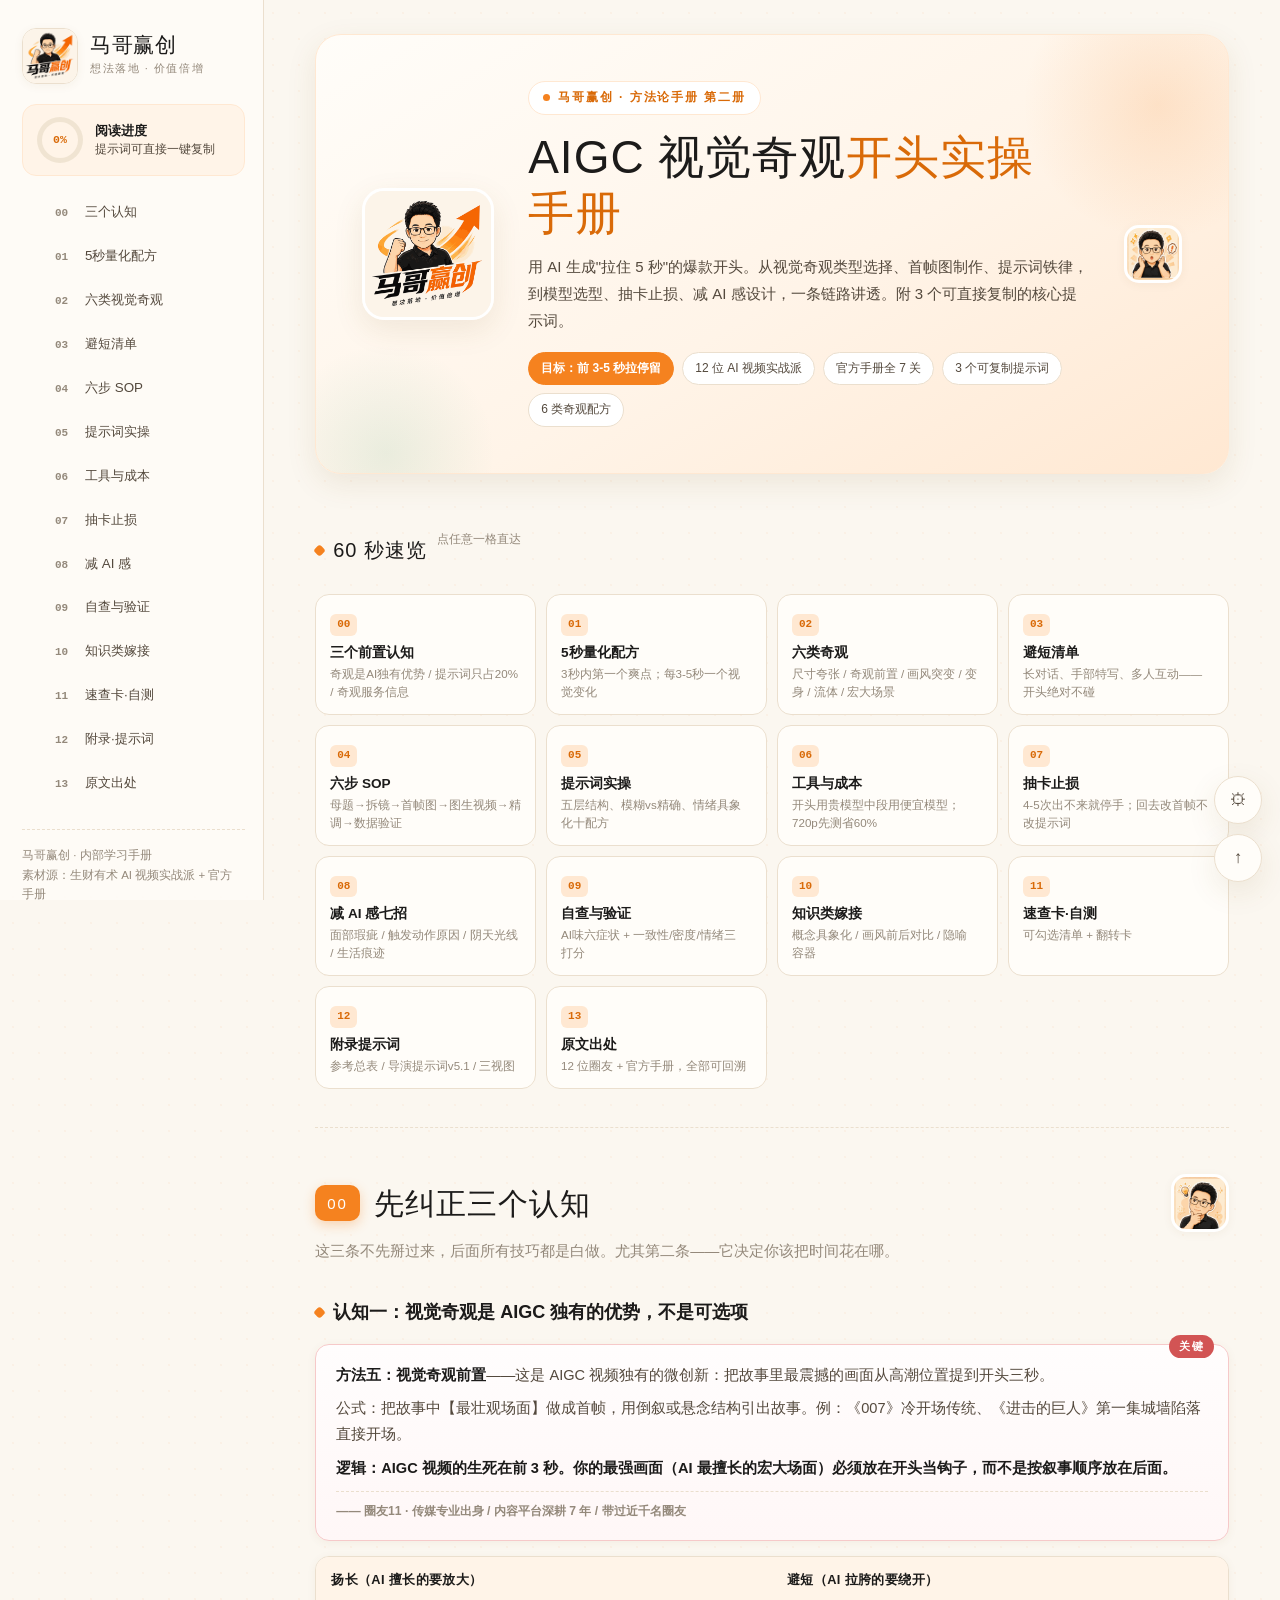
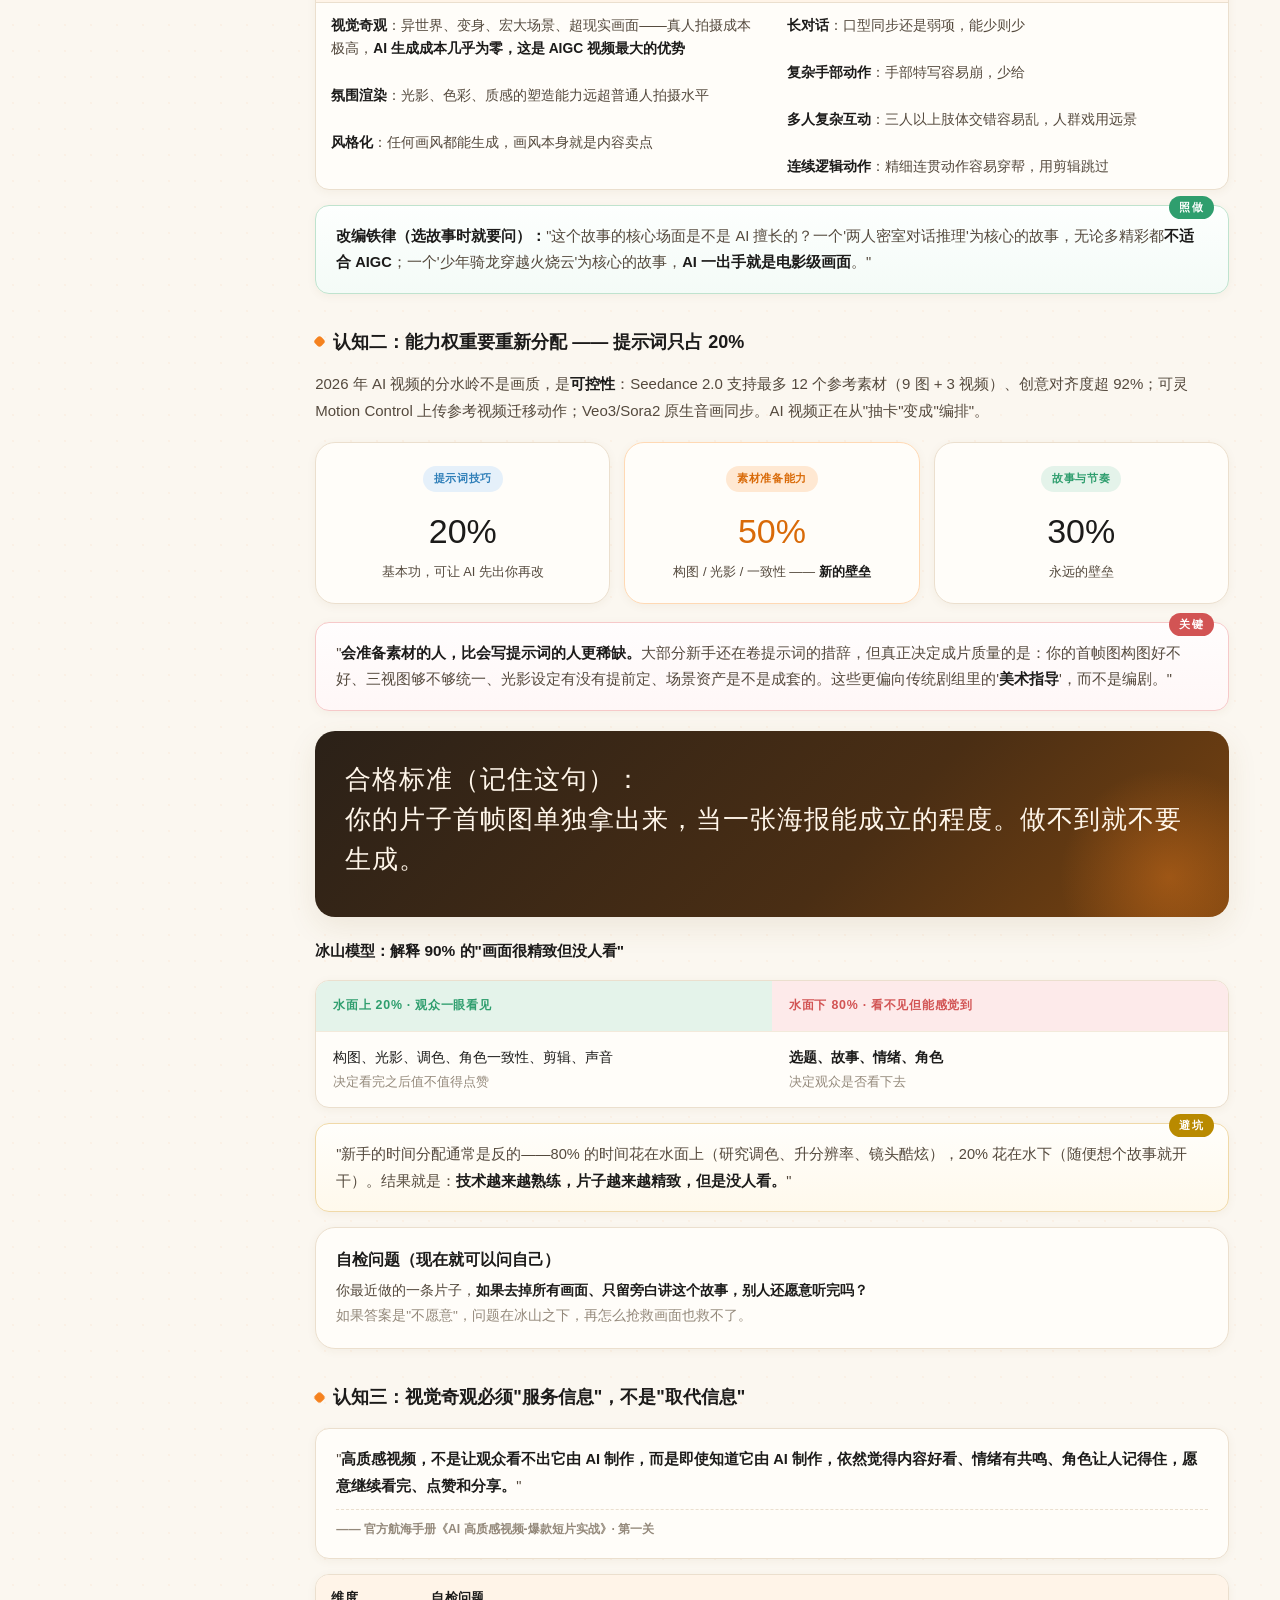
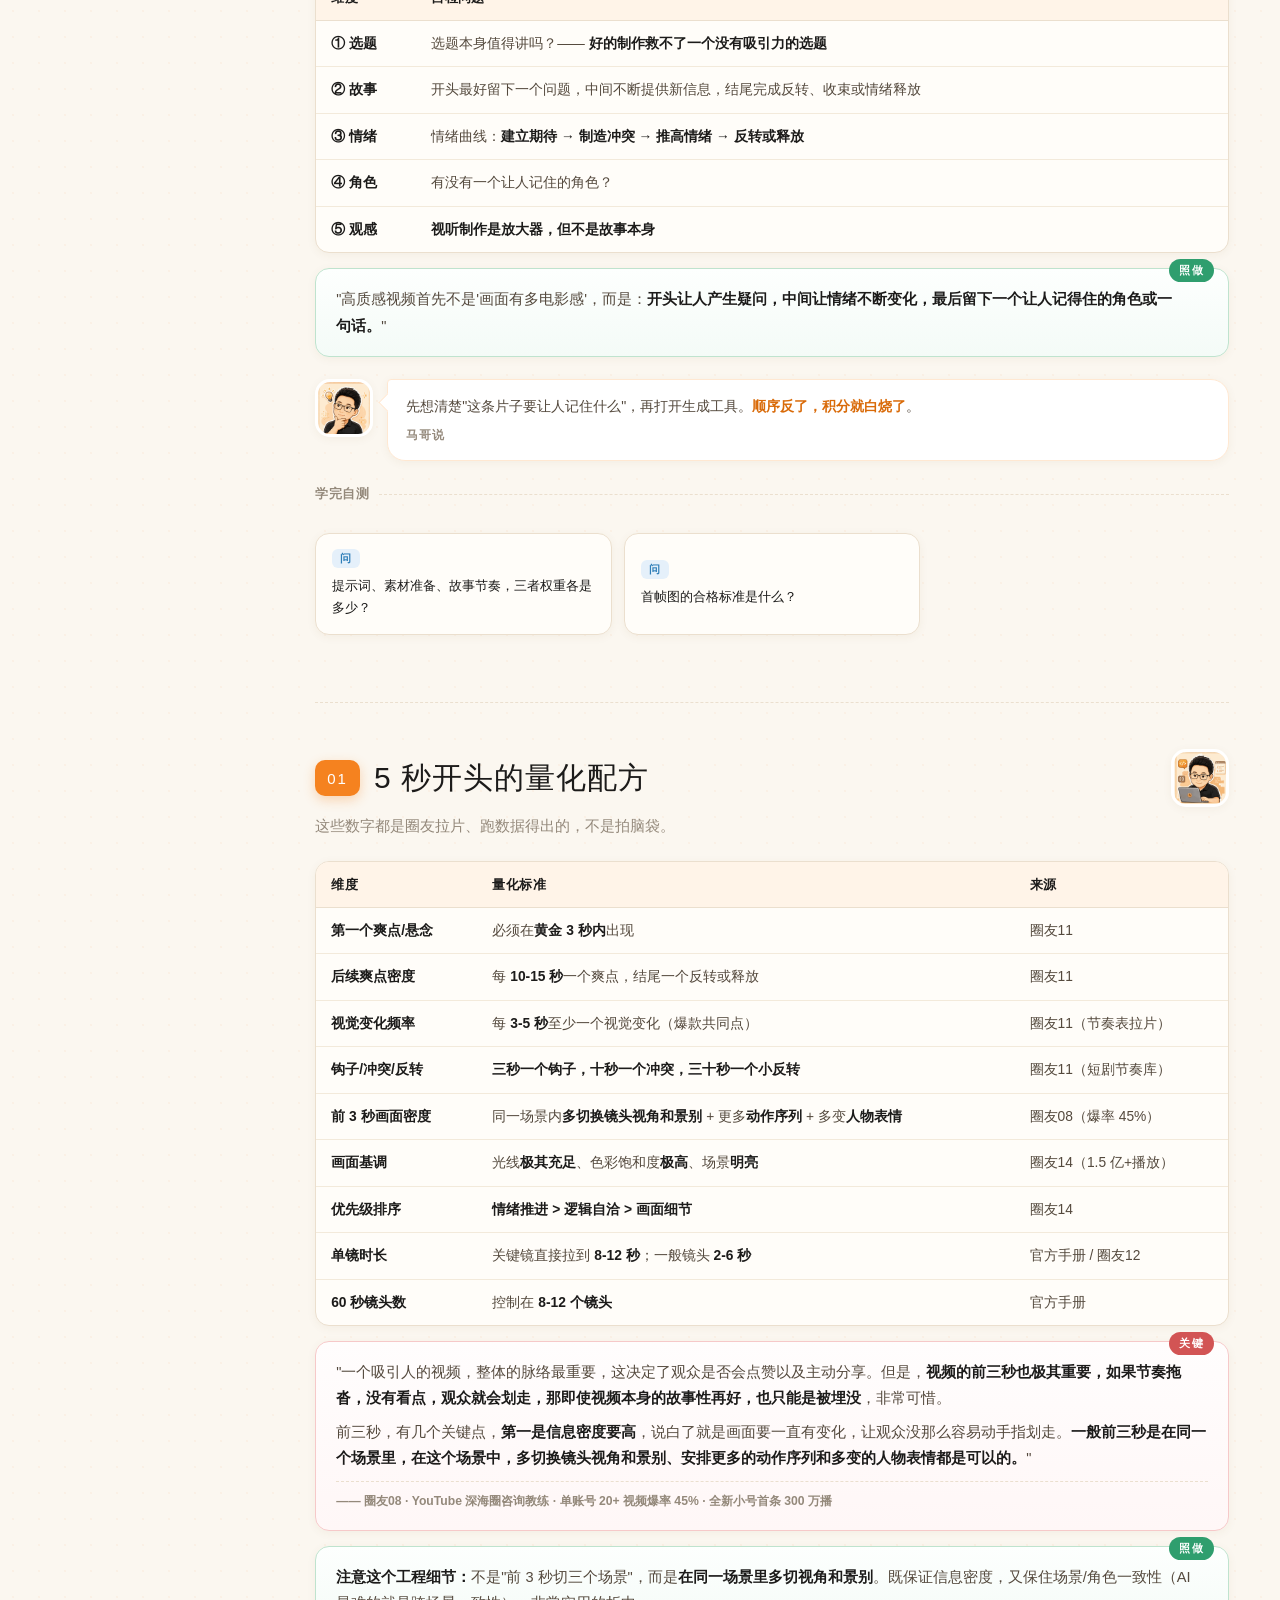
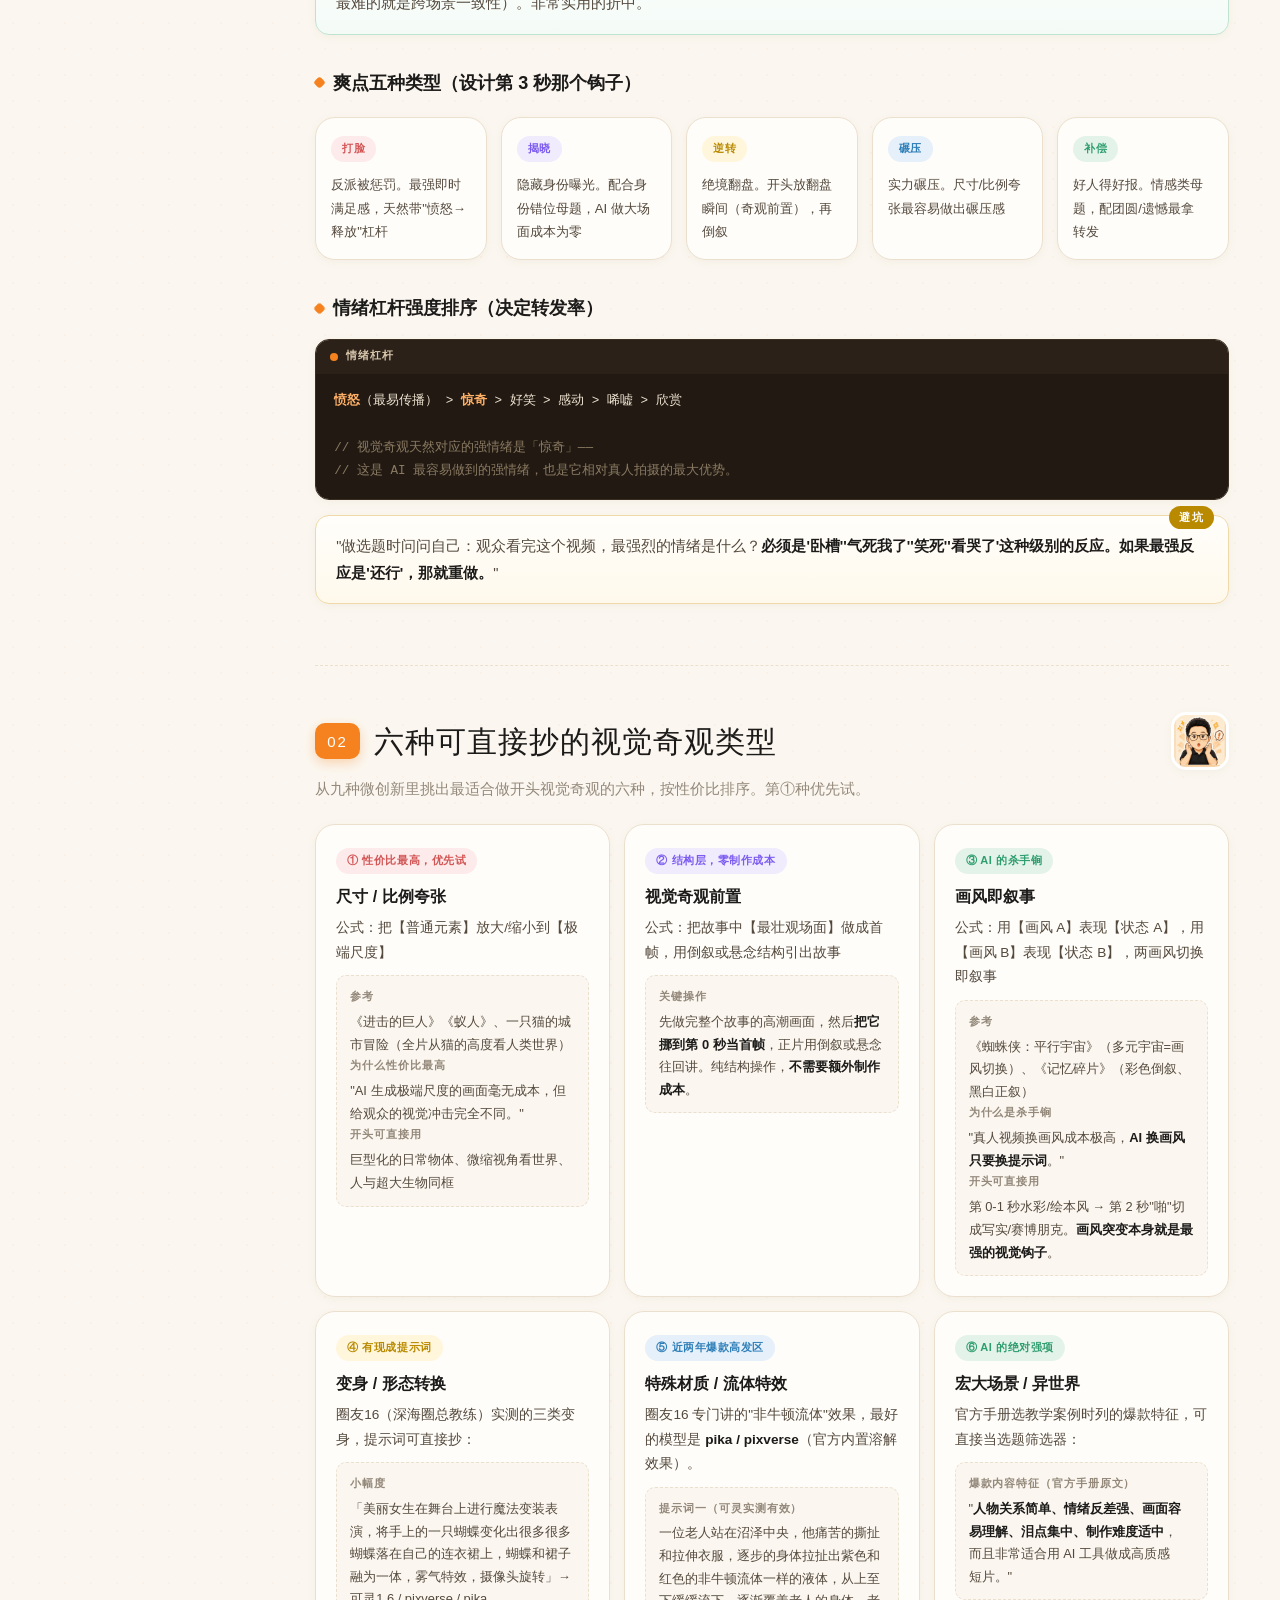
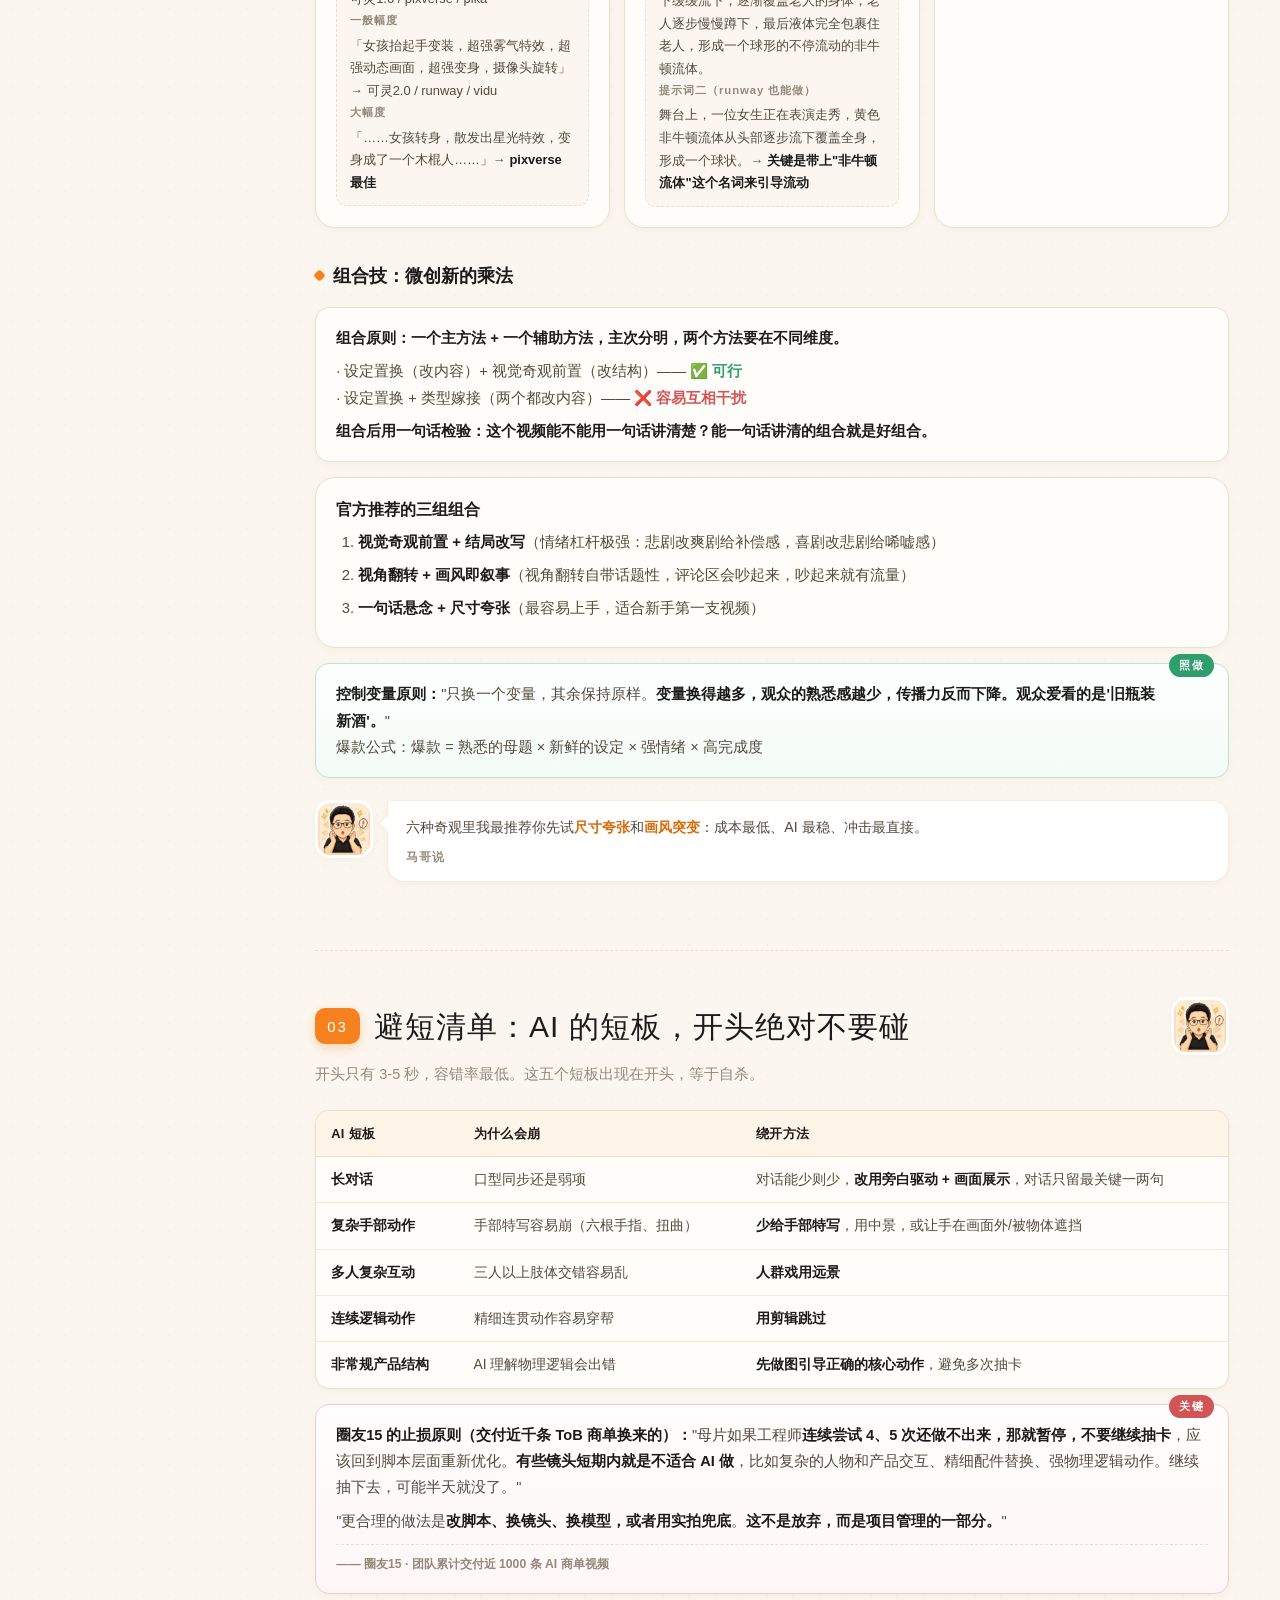
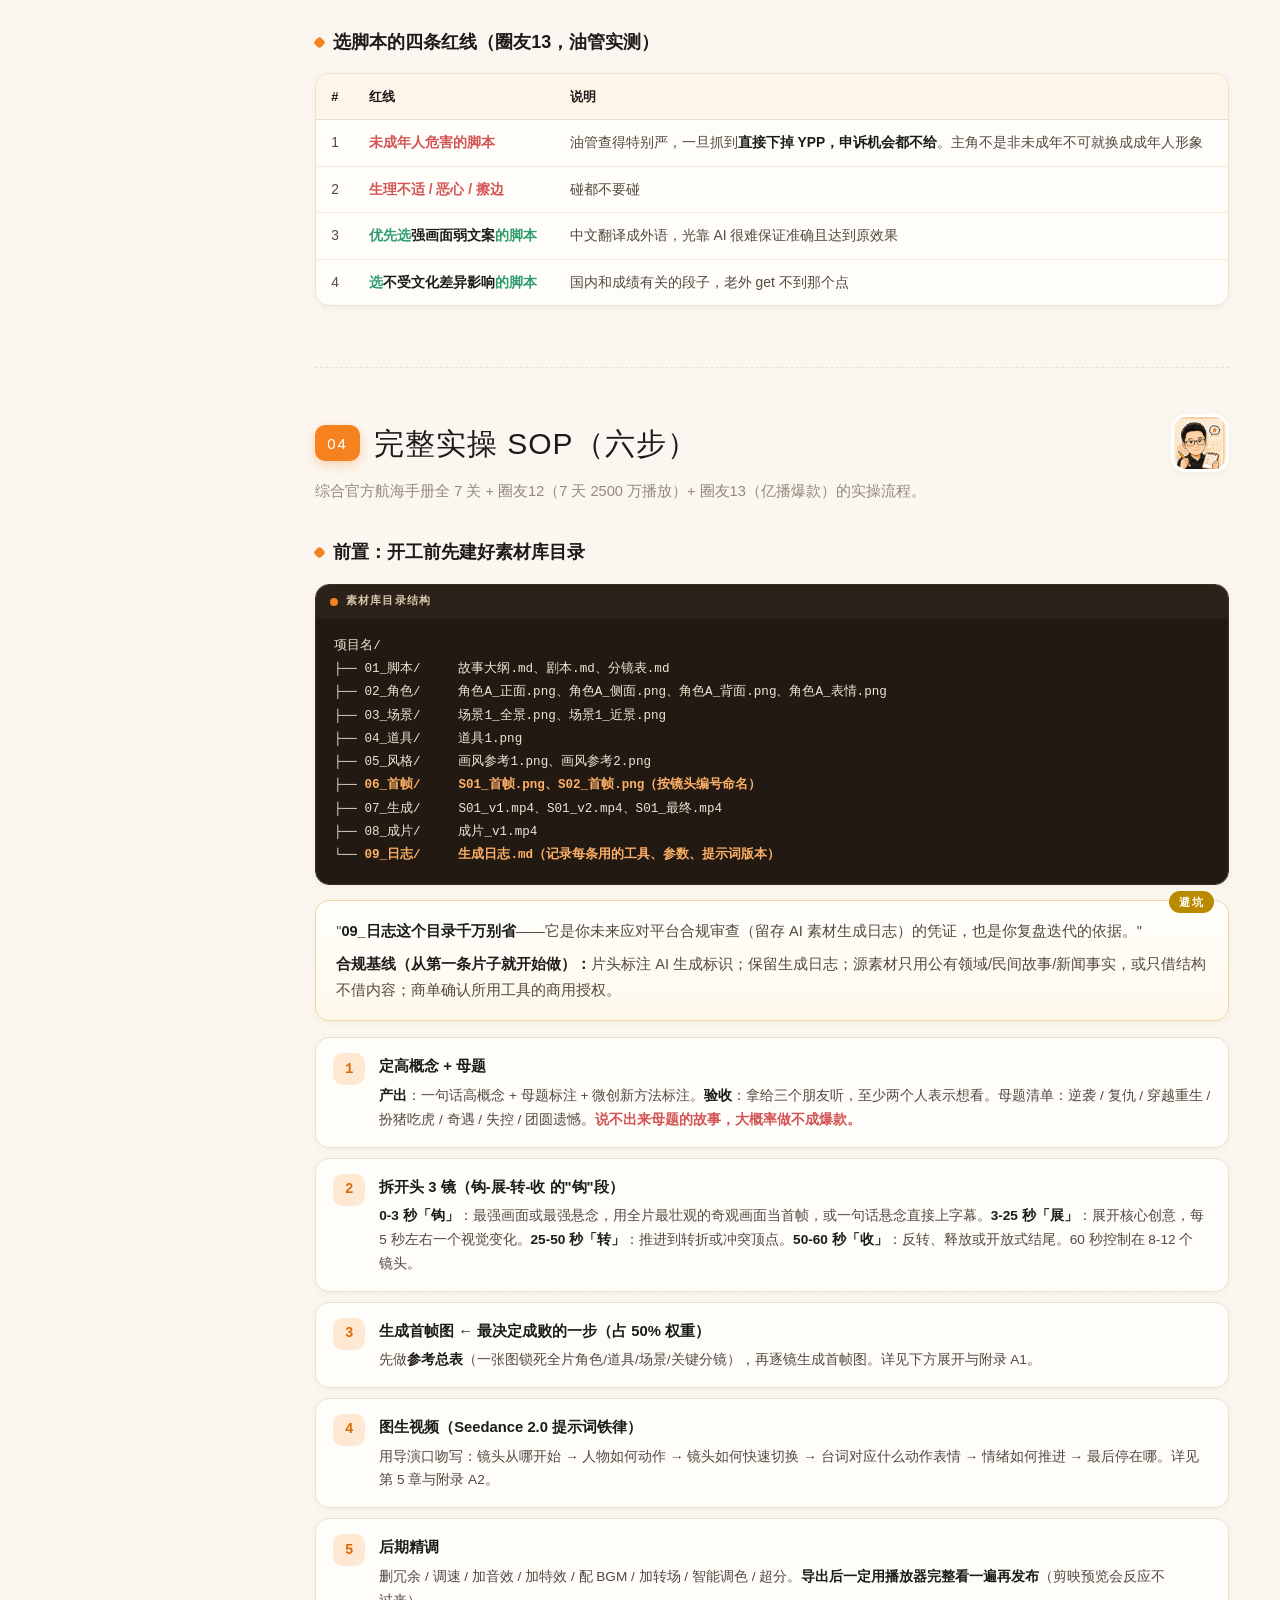
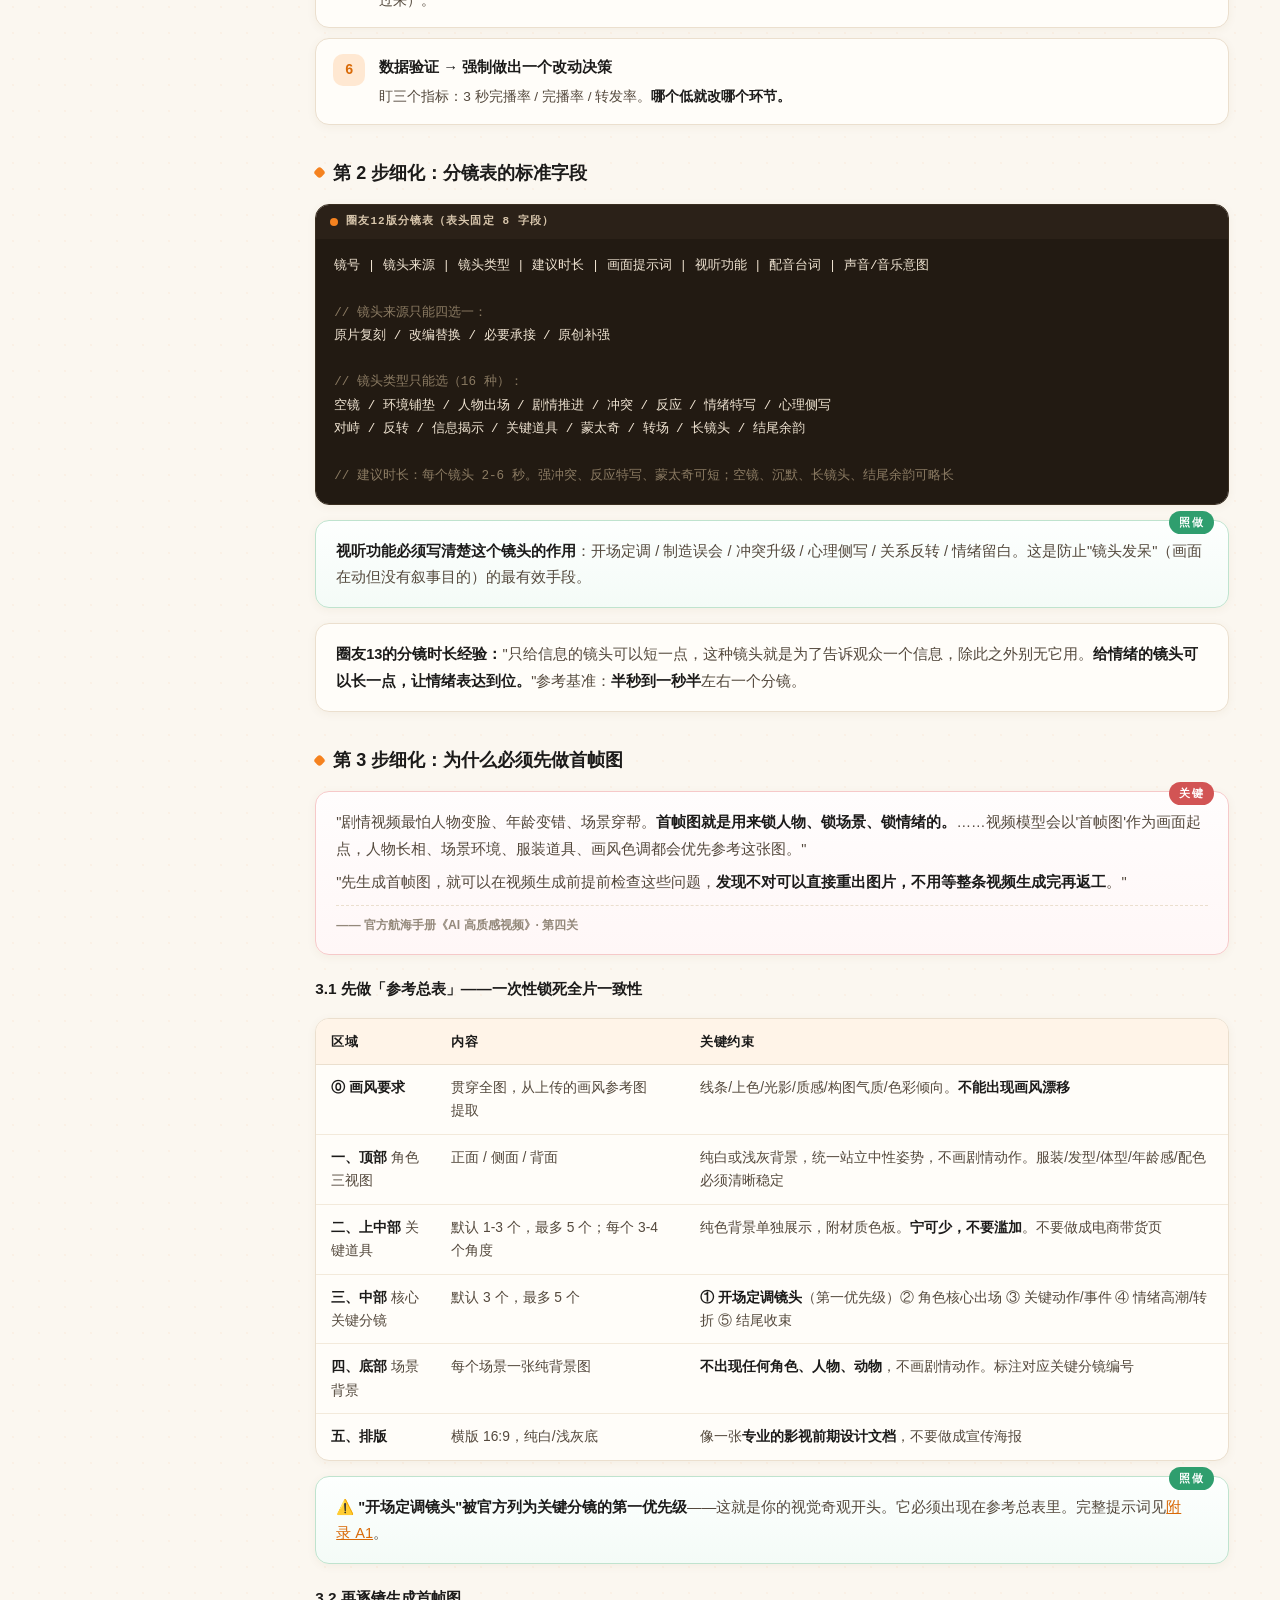
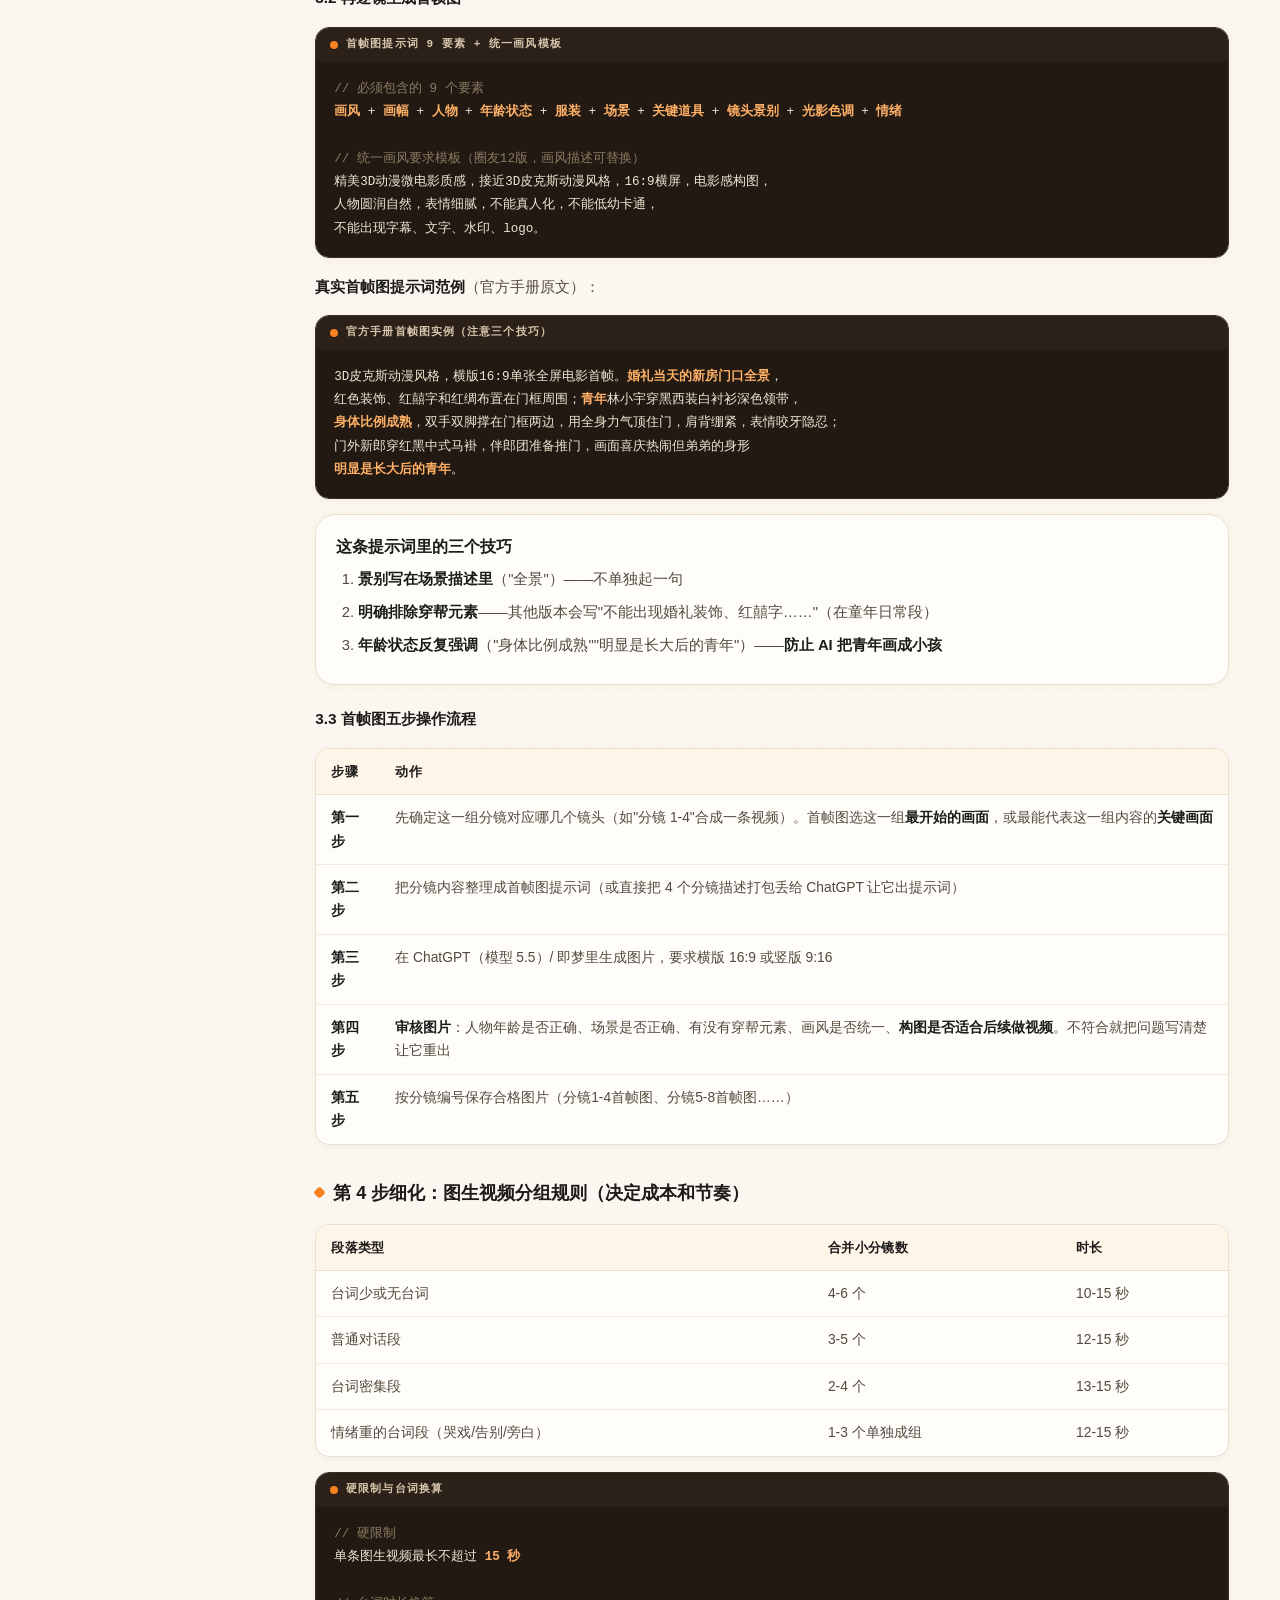
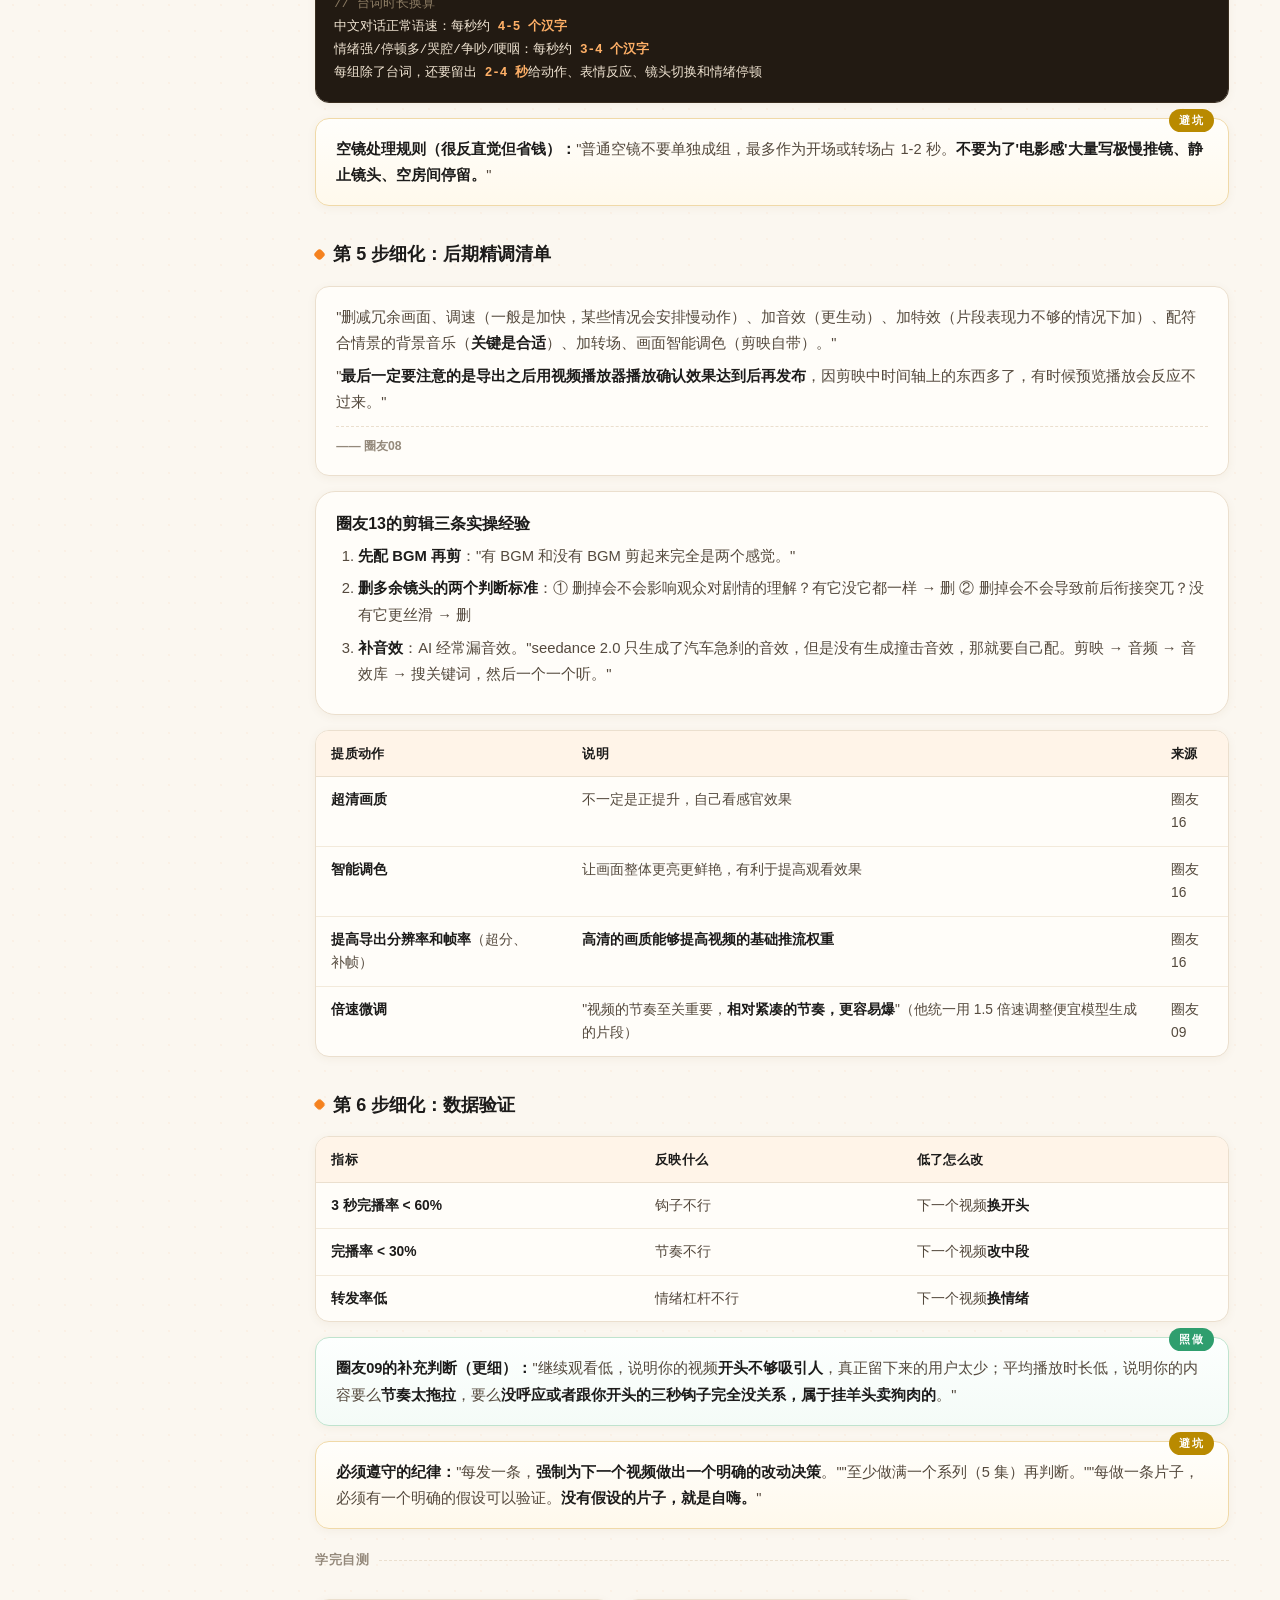
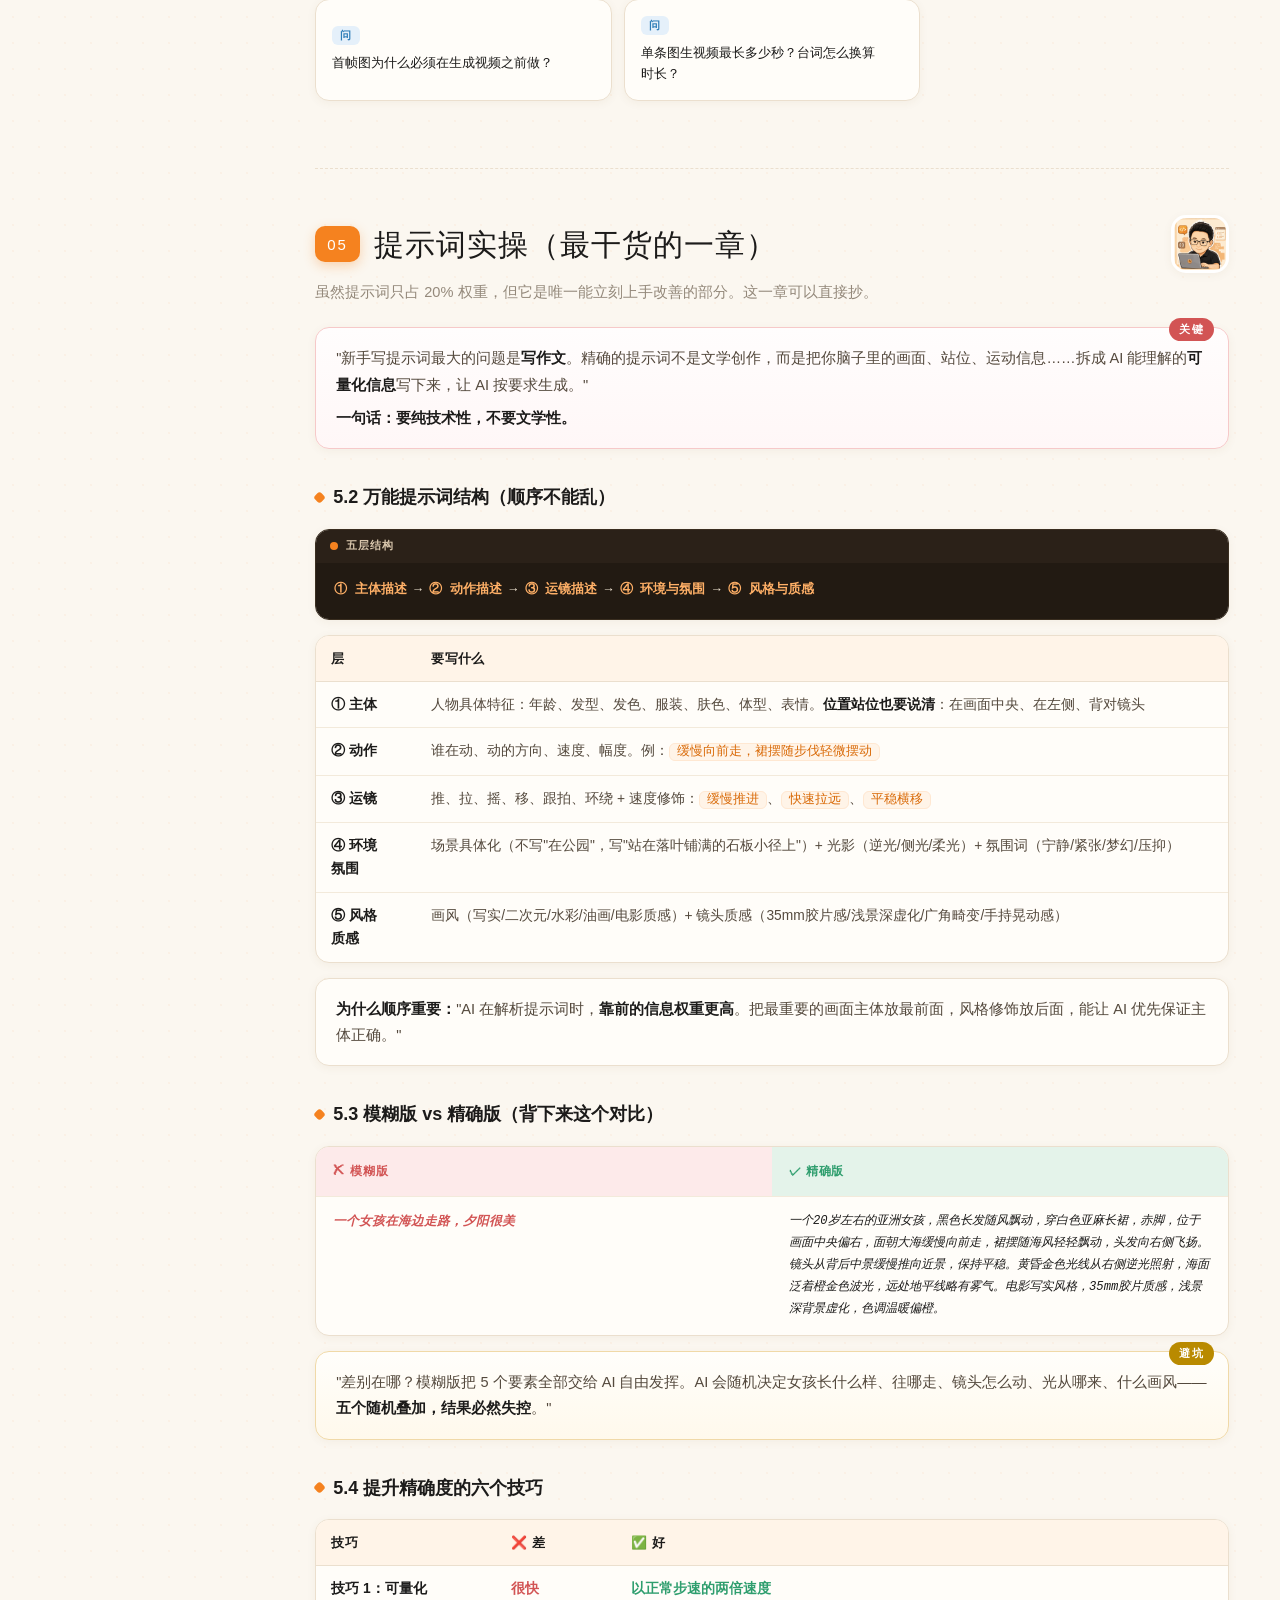
<file: book2.html>
<!DOCTYPE html>
<html lang="zh-CN">
<head>
<meta charset="UTF-8">
<meta name="viewport" content="width=device-width, initial-scale=1.0, viewport-fit=cover">
<meta name="theme-color" content="#F5821F">
<meta name="format-detection" content="telephone=no">
<link rel="icon" href="assets/favicon.png">
<title>AIGC 视觉奇观开头实操手册 · 马哥赢创</title>
<link rel="preconnect" href="https://fonts.googleapis.cn" crossorigin>
<link rel="preconnect" href="https://fonts.gstatic.cn" crossorigin>
<link rel="stylesheet" media="print" onload="this.media=&#39;all&#39;" href="https://fonts.googleapis.cn/css2?family=ZCOOL+QingKe+HuangYou&family=Noto+Sans+SC:wght@400;500;700;900&family=Space+Grotesk:wght@500;700&display=swap&display=swap">
<link rel="stylesheet" href="assets/mage-manual.css">
<style>
  /* 第二册微调：提示词块更宽，附录折叠默认收起 */
  .fbox pre{font-size:12.6px}
</style>
</head>
<body data-book="qiguan">
<div id="pbar"></div>

<div class="shell">

<aside class="side">
  <div class="brandbox">
    <img src="assets/logo.png" alt="马哥赢创 logo">
    <div><div class="bn">马哥赢创</div><div class="bs">想法落地 · 价值倍增</div></div>
  </div>
  <div class="ringwrap">
    <div class="ring"><b>0%</b></div>
    <div class="rt"><b>阅读进度</b>提示词可直接一键复制</div>
  </div>
  <ul class="toc">
    <li><a href="#c0"><i>00</i>三个认知</a></li>
    <li><a href="#c1"><i>01</i>5秒量化配方</a></li>
    <li><a href="#c2"><i>02</i>六类视觉奇观</a></li>
    <li><a href="#c3"><i>03</i>避短清单</a></li>
    <li><a href="#c4"><i>04</i>六步 SOP</a></li>
    <li><a href="#c5"><i>05</i>提示词实操</a></li>
    <li><a href="#c6"><i>06</i>工具与成本</a></li>
    <li><a href="#c7"><i>07</i>抽卡止损</a></li>
    <li><a href="#c8"><i>08</i>减 AI 感</a></li>
    <li><a href="#c9"><i>09</i>自查与验证</a></li>
    <li><a href="#c10"><i>10</i>知识类嫁接</a></li>
    <li><a href="#c11"><i>11</i>速查卡·自测</a></li>
    <li><a href="#c12"><i>12</i>附录·提示词</a></li>
    <li><a href="#c13"><i>13</i>原文出处</a></li>
  </ul>
  <div class="sidefoot">马哥赢创 · 内部学习手册<br>素材源：生财有术 AI 视频实战派 + 官方手册<br>整理 2026-09-30</div>
</aside>

<main class="main">

<header class="hero rv">
  <div class="in">
    <img class="logo" src="assets/logo.png" alt="马哥赢创">
    <div class="tx">
      <span class="kicker">马哥赢创 · 方法论手册 第二册</span>
      <h1>AIGC 视觉奇观<em>开头实操手册</em></h1>
      <p class="sub">用 AI 生成"拉住 5 秒"的爆款开头。从视觉奇观类型选择、首帧图制作、提示词铁律，到模型选型、抽卡止损、减 AI 感设计，一条链路讲透。附 3 个可直接复制的核心提示词。</p>
      <div class="chips">
        <span class="chip hot">目标：前 3-5 秒拉停留</span>
        <span class="chip">12 位 AI 视频实战派</span>
        <span class="chip">官方手册全 7 关</span>
        <span class="chip">3 个可复制提示词</span>
        <span class="chip">6 类奇观配方</span>
      </div>
    </div>
    <div class="stk stk-wow" title="马哥"></div>
  </div>
</header>

<section class="map60 rv">
  <div class="mh"><h3>60 秒速览</h3><span>点任意一格直达</span></div>
  <div class="mapgrid">
    <a class="mapcell" href="#c0"><i>00</i><b>三个前置认知</b><s>奇观是AI独有优势 / 提示词只占20% / 奇观服务信息</s></a>
    <a class="mapcell" href="#c1"><i>01</i><b>5秒量化配方</b><s>3秒内第一个爽点；每3-5秒一个视觉变化</s></a>
    <a class="mapcell" href="#c2"><i>02</i><b>六类奇观</b><s>尺寸夸张 / 奇观前置 / 画风突变 / 变身 / 流体 / 宏大场景</s></a>
    <a class="mapcell" href="#c3"><i>03</i><b>避短清单</b><s>长对话、手部特写、多人互动——开头绝对不碰</s></a>
    <a class="mapcell" href="#c4"><i>04</i><b>六步 SOP</b><s>母题→拆镜→首帧图→图生视频→精调→数据验证</s></a>
    <a class="mapcell" href="#c5"><i>05</i><b>提示词实操</b><s>五层结构、模糊vs精确、情绪具象化十配方</s></a>
    <a class="mapcell" href="#c6"><i>06</i><b>工具与成本</b><s>开头用贵模型中段用便宜模型；720p先测省60%</s></a>
    <a class="mapcell" href="#c7"><i>07</i><b>抽卡止损</b><s>4-5次出不来就停手；回去改首帧不改提示词</s></a>
    <a class="mapcell" href="#c8"><i>08</i><b>减 AI 感七招</b><s>面部瑕疵 / 触发动作原因 / 阴天光线 / 生活痕迹</s></a>
    <a class="mapcell" href="#c9"><i>09</i><b>自查与验证</b><s>AI味六症状 + 一致性/密度/情绪三打分</s></a>
    <a class="mapcell" href="#c10"><i>10</i><b>知识类嫁接</b><s>概念具象化 / 画风前后对比 / 隐喻容器</s></a>
    <a class="mapcell" href="#c11"><i>11</i><b>速查卡·自测</b><s>可勾选清单 + 翻转卡</s></a>
    <a class="mapcell" href="#c12"><i>12</i><b>附录提示词</b><s>参考总表 / 导演提示词v5.1 / 三视图</s></a>
    <a class="mapcell" href="#c13"><i>13</i><b>原文出处</b><s>12 位圈友 + 官方手册，全部可回溯</s></a>
  </div>
</section>

<!-- ============ 00 ============ -->
<section class="chap rv" id="c0">
  <div class="chead"><span class="cnum">00</span><h2>先纠正三个认知</h2><div class="stk stk-think"></div></div>
  <p class="lead">这三条不先掰过来，后面所有技巧都是白做。尤其第二条——它决定你该把时间花在哪。</p>

  <h3>认知一：视觉奇观是 AIGC 独有的优势，不是可选项</h3>
  <div class="q key"><p><strong>方法五：视觉奇观前置</strong>——这是 AIGC 视频独有的微创新：把故事里最震撼的画面从高潮位置提到开头三秒。</p>
    <p>公式：把故事中【最壮观场面】做成首帧，用倒叙或悬念结构引出故事。例：《007》冷开场传统、《进击的巨人》第一集城墙陷落直接开场。</p>
    <p><strong>逻辑：AIGC 视频的生死在前 3 秒。你的最强画面（AI 最擅长的宏大场面）必须放在开头当钩子，而不是按叙事顺序放在后面。</strong></p>
    <span class="who">—— 圈友11 · 传媒专业出身 / 内容平台深耕 7 年 / 带过近千名圈友</span></div>
  <div class="tw"><table>
    <thead><tr><th style="width:50%">扬长（AI 擅长的要放大）</th><th>避短（AI 拉胯的要绕开）</th></tr></thead>
    <tbody><tr>
      <td><strong>视觉奇观</strong>：异世界、变身、宏大场景、超现实画面——真人拍摄成本极高，<strong>AI 生成成本几乎为零，这是 AIGC 视频最大的优势</strong><br><br><strong>氛围渲染</strong>：光影、色彩、质感的塑造能力远超普通人拍摄水平<br><br><strong>风格化</strong>：任何画风都能生成，画风本身就是内容卖点</td>
      <td><strong>长对话</strong>：口型同步还是弱项，能少则少<br><br><strong>复杂手部动作</strong>：手部特写容易崩，少给<br><br><strong>多人复杂互动</strong>：三人以上肢体交错容易乱，人群戏用远景<br><br><strong>连续逻辑动作</strong>：精细连贯动作容易穿帮，用剪辑跳过</td>
    </tr></tbody>
  </table></div>
  <div class="q tip"><p><strong>改编铁律（选故事时就要问）：</strong>"这个故事的核心场面是不是 AI 擅长的？一个'两人密室对话推理'为核心的故事，无论多精彩都<strong>不适合 AIGC</strong>；一个'少年骑龙穿越火烧云'为核心的故事，<strong>AI 一出手就是电影级画面</strong>。"</p></div>

  <h3>认知二：能力权重要重新分配 —— 提示词只占 20%</h3>
  <p>2026 年 AI 视频的分水岭不是画质，是<strong>可控性</strong>：Seedance 2.0 支持最多 12 个参考素材（9 图 + 3 视频）、创意对齐度超 92%；可灵 Motion Control 上传参考视频迁移动作；Veo3/Sora2 原生音画同步。AI 视频正在从"抽卡"变成"编排"。</p>
  <div class="cards" style="grid-template-columns:repeat(auto-fit,minmax(180px,1fr))">
    <div class="card" style="text-align:center"><span class="tag tg-sky">提示词技巧</span><h4 style="font-family:var(--disp);font-size:34px;font-weight:400;margin:4px 0">20%</h4><p style="margin-bottom:0;font-size:12.8px">基本功，可让 AI 先出你再改</p></div>
    <div class="card" style="text-align:center;border-color:#FFD9B4"><span class="tag tg-brand">素材准备能力</span><h4 style="font-family:var(--disp);font-size:34px;font-weight:400;margin:4px 0;color:var(--brand-deep)">50%</h4><p style="margin-bottom:0;font-size:12.8px">构图 / 光影 / 一致性 —— <strong>新的壁垒</strong></p></div>
    <div class="card" style="text-align:center"><span class="tag tg-mint">故事与节奏</span><h4 style="font-family:var(--disp);font-size:34px;font-weight:400;margin:4px 0">30%</h4><p style="margin-bottom:0;font-size:12.8px">永远的壁垒</p></div>
  </div>
  <div class="q key"><p>"<strong>会准备素材的人，比会写提示词的人更稀缺。</strong>大部分新手还在卷提示词的措辞，但真正决定成片质量的是：你的首帧图构图好不好、三视图够不够统一、光影设定有没有提前定、场景资产是不是成套的。这些更偏向传统剧组里的'<strong>美术指导</strong>'，而不是编剧。"</p></div>
  <div class="banner"><div class="big">合格标准（记住这句）：<br>你的片子首帧图单独拿出来，当一张海报能成立的程度。做不到就不要生成。</div></div>

  <h4>冰山模型：解释 90% 的"画面很精致但没人看"</h4>
  <div class="pit">
    <div class="ph good">水面上 20% · 观众一眼看见</div><div class="ph bad">水面下 80% · 看不见但能感觉到</div>
    <div>构图、光影、调色、角色一致性、剪辑、声音<br><span style="color:var(--ink-3);font-size:12.6px">决定看完之后值不值得点赞</span></div>
    <div><strong>选题、故事、情绪、角色</strong><br><span style="color:var(--ink-3);font-size:12.6px">决定观众是否看下去</span></div>
  </div>
  <div class="q warn"><p>"新手的时间分配通常是反的——80% 的时间花在水面上（研究调色、升分辨率、镜头酷炫），20% 花在水下（随便想个故事就开干）。结果就是：<strong>技术越来越熟练，片子越来越精致，但是没人看。</strong>"</p></div>
  <div class="card"><h4 style="margin-top:0">自检问题（现在就可以问自己）</h4><p style="margin-bottom:0">你最近做的一条片子，<strong>如果去掉所有画面、只留旁白讲这个故事，别人还愿意听完吗？</strong><br><span style="color:var(--ink-3);font-size:13.6px">如果答案是"不愿意"，问题在冰山之下，再怎么抢救画面也救不了。</span></p></div>

  <h3>认知三：视觉奇观必须"服务信息"，不是"取代信息"</h3>
  <div class="q"><p>"<strong>高质感视频，不是让观众看不出它由 AI 制作，而是即使知道它由 AI 制作，依然觉得内容好看、情绪有共鸣、角色让人记得住，愿意继续看完、点赞和分享。</strong>"</p><span class="who">—— 官方航海手册《AI 高质感视频-爆款短片实战》· 第一关</span></div>
  <div class="tw"><table>
    <thead><tr><th style="width:100px">维度</th><th>自检问题</th></tr></thead>
    <tbody>
      <tr><td><strong>① 选题</strong></td><td>选题本身值得讲吗？—— <strong>好的制作救不了一个没有吸引力的选题</strong></td></tr>
      <tr><td><strong>② 故事</strong></td><td>开头最好留下一个问题，中间不断提供新信息，结尾完成反转、收束或情绪释放</td></tr>
      <tr><td><strong>③ 情绪</strong></td><td>情绪曲线：<strong>建立期待 → 制造冲突 → 推高情绪 → 反转或释放</strong></td></tr>
      <tr><td><strong>④ 角色</strong></td><td>有没有一个让人记住的角色？</td></tr>
      <tr><td><strong>⑤ 观感</strong></td><td><strong>视听制作是放大器，但不是故事本身</strong></td></tr>
    </tbody>
  </table></div>
  <div class="q tip"><p>"高质感视频首先不是'画面有多电影感'，而是：<strong>开头让人产生疑问，中间让情绪不断变化，最后留下一个让人记得住的角色或一句话。</strong>"</p></div>

  <div class="say"><div class="stk stk-think"></div><div class="bubble">先想清楚"这条片子要让人记住什么"，再打开生成工具。<b>顺序反了，积分就白烧了</b>。<span class="who">马哥说</span></div></div>

  <div class="flips">
    <div class="fh2">学完自测</div>
    <button class="flip"><span class="in"><span class="f q">提示词、素材准备、故事节奏，三者权重各是多少？</span><span class="f a">20% / <strong>50%</strong> / 30%。素材准备（首帧图、三视图、光影、场景资产）才是新壁垒。</span></span></button>
    <button class="flip"><span class="in"><span class="f q">首帧图的合格标准是什么？</span><span class="f a"><strong>单独拿出来当一张海报能成立。</strong>做不到就不要生成。</span></span></button>
  </div>
</section>

<!-- ============ 01 ============ -->
<section class="chap rv" id="c1">
  <div class="chead"><span class="cnum">01</span><h2>5 秒开头的量化配方</h2><div class="stk stk-code"></div></div>
  <p class="lead">这些数字都是圈友拉片、跑数据得出的，不是拍脑袋。</p>
  <div class="tw"><table>
    <thead><tr><th>维度</th><th>量化标准</th><th>来源</th></tr></thead>
    <tbody>
      <tr><td><strong>第一个爽点/悬念</strong></td><td>必须在<strong>黄金 3 秒内</strong>出现</td><td>圈友11</td></tr>
      <tr><td><strong>后续爽点密度</strong></td><td>每 <strong>10-15 秒</strong>一个爽点，结尾一个反转或释放</td><td>圈友11</td></tr>
      <tr><td><strong>视觉变化频率</strong></td><td>每 <strong>3-5 秒</strong>至少一个视觉变化（爆款共同点）</td><td>圈友11（节奏表拉片）</td></tr>
      <tr><td><strong>钩子/冲突/反转</strong></td><td><strong>三秒一个钩子，十秒一个冲突，三十秒一个小反转</strong></td><td>圈友11（短剧节奏库）</td></tr>
      <tr><td><strong>前 3 秒画面密度</strong></td><td>同一场景内<strong>多切换镜头视角和景别</strong> + 更多<strong>动作序列</strong> + 多变<strong>人物表情</strong></td><td>圈友08（爆率 45%）</td></tr>
      <tr><td><strong>画面基调</strong></td><td>光线<strong>极其充足</strong>、色彩饱和度<strong>极高</strong>、场景<strong>明亮</strong></td><td>圈友14（1.5 亿+播放）</td></tr>
      <tr><td><strong>优先级排序</strong></td><td><strong>情绪推进 &gt; 逻辑自洽 &gt; 画面细节</strong></td><td>圈友14</td></tr>
      <tr><td><strong>单镜时长</strong></td><td>关键镜直接拉到 <strong>8-12 秒</strong>；一般镜头 <strong>2-6 秒</strong></td><td>官方手册 / 圈友12</td></tr>
      <tr><td><strong>60 秒镜头数</strong></td><td>控制在 <strong>8-12 个镜头</strong></td><td>官方手册</td></tr>
    </tbody>
  </table></div>

  <div class="q key"><p>"一个吸引人的视频，整体的脉络最重要，这决定了观众是否会点赞以及主动分享。但是，<strong>视频的前三秒也极其重要，如果节奏拖沓，没有看点，观众就会划走，那即使视频本身的故事性再好，也只能是被埋没</strong>，非常可惜。</p><p>前三秒，有几个关键点，<strong>第一是信息密度要高</strong>，说白了就是画面要一直有变化，让观众没那么容易动手指划走。<strong>一般前三秒是在同一个场景里，在这个场景中，多切换镜头视角和景别、安排更多的动作序列和多变的人物表情都是可以的。</strong>"</p><span class="who">—— 圈友08 · YouTube 深海圈咨询教练 · 单账号 20+ 视频爆率 45% · 全新小号首条 300 万播</span></div>
  <div class="q tip"><p><strong>注意这个工程细节：</strong>不是"前 3 秒切三个场景"，而是<strong>在同一场景里多切视角和景别</strong>。既保证信息密度，又保住场景/角色一致性（AI 最难的就是跨场景一致性）。非常实用的折中。</p></div>

  <h3>爽点五种类型（设计第 3 秒那个钩子）</h3>
  <div class="cards" style="grid-template-columns:repeat(auto-fit,minmax(160px,1fr))">
    <div class="card" style="padding:15px"><span class="tag tg-rose">打脸</span><p style="margin:0;font-size:13.2px">反派被惩罚。最强即时满足感，天然带"愤怒→释放"杠杆</p></div>
    <div class="card" style="padding:15px"><span class="tag tg-plum">揭晓</span><p style="margin:0;font-size:13.2px">隐藏身份曝光。配合身份错位母题，AI 做大场面成本为零</p></div>
    <div class="card" style="padding:15px"><span class="tag tg-butter">逆转</span><p style="margin:0;font-size:13.2px">绝境翻盘。开头放翻盘瞬间（奇观前置），再倒叙</p></div>
    <div class="card" style="padding:15px"><span class="tag tg-sky">碾压</span><p style="margin:0;font-size:13.2px">实力碾压。尺寸/比例夸张最容易做出碾压感</p></div>
    <div class="card" style="padding:15px"><span class="tag tg-mint">补偿</span><p style="margin:0;font-size:13.2px">好人得好报。情感类母题，配团圆/遗憾最拿转发</p></div>
  </div>

  <h3>情绪杠杆强度排序（决定转发率）</h3>
  <div class="fbox">
    <div class="fh"><span class="dot"></span>情绪杠杆</div>
    <pre><span class="hl">愤怒</span>（最易传播） &gt; <span class="hl">惊奇</span> &gt; 好笑 &gt; 感动 &gt; 唏嘘 &gt; 欣赏

<span class="cm">// 视觉奇观天然对应的强情绪是「惊奇」——</span>
<span class="cm">// 这是 AI 最容易做到的强情绪，也是它相对真人拍摄的最大优势。</span></pre>
  </div>
  <div class="q warn"><p>"做选题时问问自己：观众看完这个视频，最强烈的情绪是什么？<strong>必须是'卧槽''气死我了''笑死''看哭了'这种级别的反应。如果最强反应是'还行'，那就重做。</strong>"</p></div>
</section>

<!-- ============ 02 ============ -->
<section class="chap rv" id="c2">
  <div class="chead"><span class="cnum">02</span><h2>六种可直接抄的视觉奇观类型</h2><div class="stk stk-wow"></div></div>
  <p class="lead">从九种微创新里挑出最适合做开头视觉奇观的六种，按性价比排序。第①种优先试。</p>
  <div class="cards">
    <div class="card"><span class="tag tg-rose">① 性价比最高，优先试</span><h4>尺寸 / 比例夸张</h4>
      <p>公式：把【普通元素】放大/缩小到【极端尺度】</p>
      <div class="eg"><b>参考</b>《进击的巨人》《蚁人》、一只猫的城市冒险（全片从猫的高度看人类世界）<br><b>为什么性价比最高</b>"AI 生成极端尺度的画面毫无成本，但给观众的视觉冲击完全不同。"<br><b>开头可直接用</b>巨型化的日常物体、微缩视角看世界、人与超大生物同框</div></div>
    <div class="card"><span class="tag tg-plum">② 结构层，零制作成本</span><h4>视觉奇观前置</h4>
      <p>公式：把故事中【最壮观场面】做成首帧，用倒叙或悬念结构引出故事</p>
      <div class="eg"><b>关键操作</b>先做完整个故事的高潮画面，然后<strong>把它挪到第 0 秒当首帧</strong>，正片用倒叙或悬念往回讲。纯结构操作，<strong>不需要额外制作成本</strong>。</div></div>
    <div class="card"><span class="tag tg-mint">③ AI 的杀手锏</span><h4>画风即叙事</h4>
      <p>公式：用【画风 A】表现【状态 A】，用【画风 B】表现【状态 B】，两画风切换即叙事</p>
      <div class="eg"><b>参考</b>《蜘蛛侠：平行宇宙》（多元宇宙=画风切换）、《记忆碎片》（彩色倒叙、黑白正叙）<br><b>为什么是杀手锏</b>"真人视频换画风成本极高，<strong>AI 换画风只要换提示词</strong>。"<br><b>开头可直接用</b>第 0-1 秒水彩/绘本风 → 第 2 秒"啪"切成写实/赛博朋克。<strong>画风突变本身就是最强的视觉钩子</strong>。</div></div>
    <div class="card"><span class="tag tg-butter">④ 有现成提示词</span><h4>变身 / 形态转换</h4>
      <p>圈友16（深海圈总教练）实测的三类变身，提示词可直接抄：</p>
      <div class="eg"><b>小幅度</b>「美丽女生在舞台上进行魔法变装表演，将手上的一只蝴蝶变化出很多很多蝴蝶落在自己的连衣裙上，蝴蝶和裙子融为一体，雾气特效，摄像头旋转」→ 可灵1.6 / pixverse / pika<br><b>一般幅度</b>「女孩抬起手变装，超强雾气特效，超强动态画面，超强变身，摄像头旋转」→ 可灵2.0 / runway / vidu<br><b>大幅度</b>「……女孩转身，散发出星光特效，变身成了一个木棍人……」→ <strong>pixverse 最佳</strong></div></div>
    <div class="card"><span class="tag tg-sky">⑤ 近两年爆款高发区</span><h4>特殊材质 / 流体特效</h4>
      <p>圈友16 专门讲的"非牛顿流体"效果，最好的模型是 <strong>pika / pixverse</strong>（官方内置溶解效果）。</p>
      <div class="eg"><b>提示词一（可灵实测有效）</b>一位老人站在沼泽中央，他痛苦的撕扯和拉伸衣服，逐步的身体拉扯出紫色和红色的非牛顿流体一样的液体，从上至下缓缓流下，逐渐覆盖老人的身体，老人逐步慢慢蹲下，最后液体完全包裹住老人，形成一个球形的不停流动的非牛顿流体。<br><b>提示词二（runway 也能做）</b>舞台上，一位女生正在表演走秀，黄色非牛顿流体从头部逐步流下覆盖全身，形成一个球状。→ <strong>关键是带上"非牛顿流体"这个名词来引导流动</strong></div></div>
    <div class="card"><span class="tag tg-mint">⑥ AI 的绝对强项</span><h4>宏大场景 / 异世界</h4>
      <p>官方手册选教学案例时列的爆款特征，可直接当选题筛选器：</p>
      <div class="eg"><b>爆款内容特征（官方手册原文）</b>"<strong>人物关系简单、情绪反差强、画面容易理解、泪点集中、制作难度适中</strong>，而且非常适合用 AI 工具做成高质感短片。"</div></div>
  </div>

  <h3>组合技：微创新的乘法</h3>
  <div class="q"><p><strong>组合原则：一个主方法 + 一个辅助方法，主次分明，两个方法要在不同维度。</strong></p>
    <p>· 设定置换（改内容）+ 视觉奇观前置（改结构）—— <span class="yes">✅ 可行</span><br>· 设定置换 + 类型嫁接（两个都改内容）—— <span class="no">❌ 容易互相干扰</span></p>
    <p><strong>组合后用一句话检验：这个视频能不能用一句话讲清楚？能一句话讲清的组合就是好组合。</strong></p></div>
  <div class="card"><h4 style="margin-top:0">官方推荐的三组组合</h4>
    <ol style="margin-bottom:0">
      <li><strong>视觉奇观前置 + 结局改写</strong>（情绪杠杆极强：悲剧改爽剧给补偿感，喜剧改悲剧给唏嘘感）</li>
      <li><strong>视角翻转 + 画风即叙事</strong>（视角翻转自带话题性，评论区会吵起来，吵起来就有流量）</li>
      <li><strong>一句话悬念 + 尺寸夸张</strong>（最容易上手，适合新手第一支视频）</li>
    </ol></div>
  <div class="q tip"><p><strong>控制变量原则：</strong>"只换一个变量，其余保持原样。<strong>变量换得越多，观众的熟悉感越少，传播力反而下降。观众爱看的是'旧瓶装新酒'。</strong>"<br>爆款公式：爆款 = 熟悉的母题 × 新鲜的设定 × 强情绪 × 高完成度</p></div>

  <div class="say"><div class="stk stk-wow"></div><div class="bubble">六种奇观里我最推荐你先试<b>尺寸夸张</b>和<b>画风突变</b>：成本最低、AI 最稳、冲击最直接。<span class="who">马哥说</span></div></div>
</section>

<!-- ============ 03 ============ -->
<section class="chap rv" id="c3">
  <div class="chead"><span class="cnum">03</span><h2>避短清单：AI 的短板，开头绝对不要碰</h2><div class="stk stk-wow"></div></div>
  <p class="lead">开头只有 3-5 秒，容错率最低。这五个短板出现在开头，等于自杀。</p>
  <div class="tw"><table>
    <thead><tr><th>AI 短板</th><th>为什么会崩</th><th>绕开方法</th></tr></thead>
    <tbody>
      <tr><td><strong>长对话</strong></td><td>口型同步还是弱项</td><td>对话能少则少，<strong>改用旁白驱动 + 画面展示</strong>，对话只留最关键一两句</td></tr>
      <tr><td><strong>复杂手部动作</strong></td><td>手部特写容易崩（六根手指、扭曲）</td><td><strong>少给手部特写</strong>，用中景，或让手在画面外/被物体遮挡</td></tr>
      <tr><td><strong>多人复杂互动</strong></td><td>三人以上肢体交错容易乱</td><td><strong>人群戏用远景</strong></td></tr>
      <tr><td><strong>连续逻辑动作</strong></td><td>精细连贯动作容易穿帮</td><td><strong>用剪辑跳过</strong></td></tr>
      <tr><td><strong>非常规产品结构</strong></td><td>AI 理解物理逻辑会出错</td><td><strong>先做图引导正确的核心动作</strong>，避免多次抽卡</td></tr>
    </tbody>
  </table></div>
  <div class="q key"><p><strong>圈友15 的止损原则（交付近千条 ToB 商单换来的）：</strong>"母片如果工程师<strong>连续尝试 4、5 次还做不出来，那就暂停，不要继续抽卡</strong>，应该回到脚本层面重新优化。<strong>有些镜头短期内就是不适合 AI 做</strong>，比如复杂的人物和产品交互、精细配件替换、强物理逻辑动作。继续抽下去，可能半天就没了。"</p><p>"更合理的做法是<strong>改脚本、换镜头、换模型，或者用实拍兜底</strong>。<strong>这不是放弃，而是项目管理的一部分。</strong>"</p><span class="who">—— 圈友15 · 团队累计交付近 1000 条 AI 商单视频</span></div>
  <h3>选脚本的四条红线（圈友13，油管实测）</h3>
  <div class="tw"><table>
    <thead><tr><th style="width:34px">#</th><th>红线</th><th>说明</th></tr></thead>
    <tbody>
      <tr><td>1</td><td class="no">未成年人危害的脚本</td><td>油管查得特别严，一旦抓到<strong>直接下掉 YPP，申诉机会都不给</strong>。主角不是非未成年不可就换成成年人形象</td></tr>
      <tr><td>2</td><td class="no">生理不适 / 恶心 / 擦边</td><td>碰都不要碰</td></tr>
      <tr><td>3</td><td class="yes">优先选<strong>强画面弱文案</strong>的脚本</td><td>中文翻译成外语，光靠 AI 很难保证准确且达到原效果</td></tr>
      <tr><td>4</td><td class="yes">选<strong>不受文化差异影响</strong>的脚本</td><td>国内和成绩有关的段子，老外 get 不到那个点</td></tr>
    </tbody>
  </table></div>
</section>

<!-- ============ 04 ============ -->
<section class="chap rv" id="c4">
  <div class="chead"><span class="cnum">04</span><h2>完整实操 SOP（六步）</h2><div class="stk stk-write"></div></div>
  <p class="lead">综合官方航海手册全 7 关 + 圈友12（7 天 2500 万播放）+ 圈友13（亿播爆款）的实操流程。</p>

  <h3>前置：开工前先建好素材库目录</h3>
  <div class="fbox">
    <div class="fh"><span class="dot"></span>素材库目录结构</div>
    <pre>项目名/
├── 01_脚本/     故事大纲.md、剧本.md、分镜表.md
├── 02_角色/     角色A_正面.png、角色A_侧面.png、角色A_背面.png、角色A_表情.png
├── 03_场景/     场景1_全景.png、场景1_近景.png
├── 04_道具/     道具1.png
├── 05_风格/     画风参考1.png、画风参考2.png
├── <span class="hl">06_首帧/     S01_首帧.png、S02_首帧.png（按镜头编号命名）</span>
├── 07_生成/     S01_v1.mp4、S01_v2.mp4、S01_最终.mp4
├── 08_成片/     成片_v1.mp4
└── <span class="hl">09_日志/     生成日志.md（记录每条用的工具、参数、提示词版本）</span></pre>
  </div>
  <div class="q warn"><p>"<strong>09_日志这个目录千万别省</strong>——它是你未来应对平台合规审查（留存 AI 素材生成日志）的凭证，也是你复盘迭代的依据。"</p><p><strong>合规基线（从第一条片子就开始做）：</strong>片头标注 AI 生成标识；保留生成日志；源素材只用公有领域/民间故事/新闻事实，或只借结构不借内容；商单确认所用工具的商用授权。</p></div>

  <div class="steps">
    <div class="step"><div class="n">1</div><div class="b"><div class="t">定高概念 + 母题</div><div class="d"><strong>产出</strong>：一句话高概念 + 母题标注 + 微创新方法标注。<strong>验收</strong>：拿给三个朋友听，至少两个人表示想看。母题清单：逆袭 / 复仇 / 穿越重生 / 扮猪吃虎 / 奇遇 / 失控 / 团圆遗憾。<span class="no">说不出来母题的故事，大概率做不成爆款。</span></div></div></div>
    <div class="step"><div class="n">2</div><div class="b"><div class="t">拆开头 3 镜（钩-展-转-收 的"钩"段）</div><div class="d"><strong>0-3 秒「钩」</strong>：最强画面或最强悬念，用全片最壮观的奇观画面当首帧，或一句话悬念直接上字幕。<strong>3-25 秒「展」</strong>：展开核心创意，每 5 秒左右一个视觉变化。<strong>25-50 秒「转」</strong>：推进到转折或冲突顶点。<strong>50-60 秒「收」</strong>：反转、释放或开放式结尾。60 秒控制在 8-12 个镜头。</div></div></div>
    <div class="step"><div class="n">3</div><div class="b"><div class="t">生成首帧图 ← 最决定成败的一步（占 50% 权重）</div><div class="d">先做<strong>参考总表</strong>（一张图锁死全片角色/道具/场景/关键分镜），再逐镜生成首帧图。详见下方展开与附录 A1。</div></div></div>
    <div class="step"><div class="n">4</div><div class="b"><div class="t">图生视频（Seedance 2.0 提示词铁律）</div><div class="d">用导演口吻写：镜头从哪开始 → 人物如何动作 → 镜头如何快速切换 → 台词对应什么动作表情 → 情绪如何推进 → 最后停在哪。详见第 5 章与附录 A2。</div></div></div>
    <div class="step"><div class="n">5</div><div class="b"><div class="t">后期精调</div><div class="d">删冗余 / 调速 / 加音效 / 加特效 / 配 BGM / 加转场 / 智能调色 / 超分。<strong>导出后一定用播放器完整看一遍再发布</strong>（剪映预览会反应不过来）。</div></div></div>
    <div class="step"><div class="n">6</div><div class="b"><div class="t">数据验证 → 强制做出一个改动决策</div><div class="d">盯三个指标：3 秒完播率 / 完播率 / 转发率。<strong>哪个低就改哪个环节。</strong></div></div></div>
  </div>

  <h3>第 2 步细化：分镜表的标准字段</h3>
  <div class="fbox">
    <div class="fh"><span class="dot"></span>圈友12版分镜表（表头固定 8 字段）</div>
    <pre>镜号 | 镜头来源 | 镜头类型 | 建议时长 | 画面提示词 | 视听功能 | 配音台词 | 声音/音乐意图

<span class="cm">// 镜头来源只能四选一：</span>
原片复刻 / 改编替换 / 必要承接 / 原创补强

<span class="cm">// 镜头类型只能选（16 种）：</span>
空镜 / 环境铺垫 / 人物出场 / 剧情推进 / 冲突 / 反应 / 情绪特写 / 心理侧写
对峙 / 反转 / 信息揭示 / 关键道具 / 蒙太奇 / 转场 / 长镜头 / 结尾余韵

<span class="cm">// 建议时长：每个镜头 2-6 秒。强冲突、反应特写、蒙太奇可短；空镜、沉默、长镜头、结尾余韵可略长</span></pre>
  </div>
  <div class="q tip"><p><strong>视听功能必须写清楚这个镜头的作用</strong>：开场定调 / 制造误会 / 冲突升级 / 心理侧写 / 关系反转 / 情绪留白。这是防止"镜头发呆"（画面在动但没有叙事目的）的最有效手段。</p></div>
  <div class="q"><p><strong>圈友13的分镜时长经验：</strong>"只给信息的镜头可以短一点，这种镜头就是为了告诉观众一个信息，除此之外别无它用。<strong>给情绪的镜头可以长一点，让情绪表达到位。</strong>"参考基准：<strong>半秒到一秒半</strong>左右一个分镜。</p></div>

  <h3>第 3 步细化：为什么必须先做首帧图</h3>
  <div class="q key"><p>"剧情视频最怕人物变脸、年龄变错、场景穿帮。<strong>首帧图就是用来锁人物、锁场景、锁情绪的。</strong>……视频模型会以'首帧图'作为画面起点，人物长相、场景环境、服装道具、画风色调都会优先参考这张图。"</p><p>"先生成首帧图，就可以在视频生成前提前检查这些问题，<strong>发现不对可以直接重出图片，不用等整条视频生成完再返工</strong>。"</p><span class="who">—— 官方航海手册《AI 高质感视频》· 第四关</span></div>

  <h4>3.1 先做「参考总表」——一次性锁死全片一致性</h4>
  <div class="tw"><table>
    <thead><tr><th style="width:120px">区域</th><th>内容</th><th>关键约束</th></tr></thead>
    <tbody>
      <tr><td><strong>⓪ 画风要求</strong></td><td>贯穿全图，从上传的画风参考图提取</td><td>线条/上色/光影/质感/构图气质/色彩倾向。<strong>不能出现画风漂移</strong></td></tr>
      <tr><td><strong>一、顶部</strong> 角色三视图</td><td>正面 / 侧面 / 背面</td><td>纯白或浅灰背景，统一站立中性姿势，不画剧情动作。服装/发型/体型/年龄感/配色必须清晰稳定</td></tr>
      <tr><td><strong>二、上中部</strong> 关键道具</td><td>默认 1-3 个，最多 5 个；每个 3-4 个角度</td><td>纯色背景单独展示，附材质色板。<strong>宁可少，不要滥加</strong>。不要做成电商带货页</td></tr>
      <tr><td><strong>三、中部</strong> 核心关键分镜</td><td>默认 3 个，最多 5 个</td><td><strong>① 开场定调镜头</strong>（第一优先级）② 角色核心出场 ③ 关键动作/事件 ④ 情绪高潮/转折 ⑤ 结尾收束</td></tr>
      <tr><td><strong>四、底部</strong> 场景背景</td><td>每个场景一张纯背景图</td><td><strong>不出现任何角色、人物、动物</strong>，不画剧情动作。标注对应关键分镜编号</td></tr>
      <tr><td><strong>五、排版</strong></td><td>横版 16:9，纯白/浅灰底</td><td>像一张<strong>专业的影视前期设计文档</strong>，不要做成宣传海报</td></tr>
    </tbody>
  </table></div>
  <div class="q tip"><p>⚠️ <strong>"开场定调镜头"被官方列为关键分镜的第一优先级</strong>——这就是你的视觉奇观开头。它必须出现在参考总表里。完整提示词见<a href="#c12">附录 A1</a>。</p></div>

  <h4>3.2 再逐镜生成首帧图</h4>
  <div class="fbox">
    <div class="fh"><span class="dot"></span>首帧图提示词 9 要素 + 统一画风模板</div>
    <pre><span class="cm">// 必须包含的 9 个要素</span>
<span class="hl">画风</span> + <span class="hl">画幅</span> + <span class="hl">人物</span> + <span class="hl">年龄状态</span> + <span class="hl">服装</span> + <span class="hl">场景</span> + <span class="hl">关键道具</span> + <span class="hl">镜头景别</span> + <span class="hl">光影色调</span> + <span class="hl">情绪</span>

<span class="cm">// 统一画风要求模板（圈友12版，画风描述可替换）</span>
精美3D动漫微电影质感，接近3D皮克斯动漫风格，16:9横屏，电影感构图，
人物圆润自然，表情细腻，不能真人化，不能低幼卡通，
不能出现字幕、文字、水印、logo。</pre>
  </div>
  <p><strong>真实首帧图提示词范例</strong>（官方手册原文）：</p>
  <div class="fbox">
    <div class="fh"><span class="dot"></span>官方手册首帧图实例（注意三个技巧）</div>
    <pre>3D皮克斯动漫风格，横版16:9单张全屏电影首帧。<span class="hl">婚礼当天的新房门口全景</span>，
红色装饰、红囍字和红绸布置在门框周围；<span class="hl">青年</span>林小宇穿黑西装白衬衫深色领带，
<span class="hl">身体比例成熟</span>，双手双脚撑在门框两边，用全身力气顶住门，肩背绷紧，表情咬牙隐忍；
门外新郎穿红黑中式马褂，伴郎团准备推门，画面喜庆热闹但弟弟的身形
<span class="hl">明显是长大后的青年</span>。</pre>
  </div>
  <div class="card"><h4 style="margin-top:0">这条提示词里的三个技巧</h4>
    <ol style="margin-bottom:0">
      <li><strong>景别写在场景描述里</strong>（"全景"）——不单独起一句</li>
      <li><strong>明确排除穿帮元素</strong>——其他版本会写"不能出现婚礼装饰、红囍字……"（在童年日常段）</li>
      <li><strong>年龄状态反复强调</strong>（"身体比例成熟""明显是长大后的青年"）——<strong>防止 AI 把青年画成小孩</strong></li>
    </ol></div>
  <h4>3.3 首帧图五步操作流程</h4>
  <div class="tw"><table>
    <thead><tr><th style="width:64px">步骤</th><th>动作</th></tr></thead>
    <tbody>
      <tr><td><strong>第一步</strong></td><td>先确定这一组分镜对应哪几个镜头（如"分镜 1-4"合成一条视频）。首帧图选这一组<strong>最开始的画面</strong>，或最能代表这一组内容的<strong>关键画面</strong></td></tr>
      <tr><td><strong>第二步</strong></td><td>把分镜内容整理成首帧图提示词（或直接把 4 个分镜描述打包丢给 ChatGPT 让它出提示词）</td></tr>
      <tr><td><strong>第三步</strong></td><td>在 ChatGPT（模型 5.5）/ 即梦里生成图片，要求横版 16:9 或竖版 9:16</td></tr>
      <tr><td><strong>第四步</strong></td><td><strong>审核图片</strong>：人物年龄是否正确、场景是否正确、有没有穿帮元素、画风是否统一、<strong>构图是否适合后续做视频</strong>。不符合就把问题写清楚让它重出</td></tr>
      <tr><td><strong>第五步</strong></td><td>按分镜编号保存合格图片（分镜1-4首帧图、分镜5-8首帧图……）</td></tr>
    </tbody>
  </table></div>

  <h3>第 4 步细化：图生视频分组规则（决定成本和节奏）</h3>
  <div class="tw"><table>
    <thead><tr><th>段落类型</th><th>合并小分镜数</th><th>时长</th></tr></thead>
    <tbody>
      <tr><td>台词少或无台词</td><td>4-6 个</td><td>10-15 秒</td></tr>
      <tr><td>普通对话段</td><td>3-5 个</td><td>12-15 秒</td></tr>
      <tr><td>台词密集段</td><td>2-4 个</td><td>13-15 秒</td></tr>
      <tr><td>情绪重的台词段（哭戏/告别/旁白）</td><td>1-3 个单独成组</td><td>12-15 秒</td></tr>
    </tbody>
  </table></div>
  <div class="fbox">
    <div class="fh"><span class="dot"></span>硬限制与台词换算</div>
    <pre><span class="cm">// 硬限制</span>
单条图生视频最长不超过 <span class="hl">15 秒</span>

<span class="cm">// 台词时长换算</span>
中文对话正常语速：每秒约 <span class="hl">4-5 个汉字</span>
情绪强/停顿多/哭腔/争吵/哽咽：每秒约 <span class="hl">3-4 个汉字</span>
每组除了台词，还要留出 <span class="hl">2-4 秒</span>给动作、表情反应、镜头切换和情绪停顿</pre>
  </div>
  <div class="q warn"><p><strong>空镜处理规则（很反直觉但省钱）：</strong>"普通空镜不要单独成组，最多作为开场或转场占 1-2 秒。<strong>不要为了'电影感'大量写极慢推镜、静止镜头、空房间停留。</strong>"</p></div>

  <h3>第 5 步细化：后期精调清单</h3>
  <div class="q"><p>"删减冗余画面、调速（一般是加快，某些情况会安排慢动作）、加音效（更生动）、加特效（片段表现力不够的情况下加）、配符合情景的背景音乐（<strong>关键是合适</strong>）、加转场、画面智能调色（剪映自带）。"</p><p>"<strong>最后一定要注意的是导出之后用视频播放器播放确认效果达到后再发布</strong>，因剪映中时间轴上的东西多了，有时候预览播放会反应不过来。"</p><span class="who">—— 圈友08</span></div>
  <div class="card"><h4 style="margin-top:0">圈友13的剪辑三条实操经验</h4>
    <ol style="margin-bottom:0">
      <li><strong>先配 BGM 再剪</strong>："有 BGM 和没有 BGM 剪起来完全是两个感觉。"</li>
      <li><strong>删多余镜头的两个判断标准</strong>：① 删掉会不会影响观众对剧情的理解？有它没它都一样 → 删 ② 删掉会不会导致前后衔接突兀？没有它更丝滑 → 删</li>
      <li><strong>补音效</strong>：AI 经常漏音效。"seedance 2.0 只生成了汽车急刹的音效，但是没有生成撞击音效，那就要自己配。剪映 → 音频 → 音效库 → 搜关键词，然后一个一个听。"</li>
    </ol></div>
  <div class="tw"><table>
    <thead><tr><th>提质动作</th><th>说明</th><th>来源</th></tr></thead>
    <tbody>
      <tr><td><strong>超清画质</strong></td><td>不一定是正提升，自己看感官效果</td><td>圈友16</td></tr>
      <tr><td><strong>智能调色</strong></td><td>让画面整体更亮更鲜艳，有利于提高观看效果</td><td>圈友16</td></tr>
      <tr><td><strong>提高导出分辨率和帧率</strong>（超分、补帧）</td><td><strong>高清的画质能够提高视频的基础推流权重</strong></td><td>圈友16</td></tr>
      <tr><td><strong>倍速微调</strong></td><td>"视频的节奏至关重要，<strong>相对紧凑的节奏，更容易爆</strong>"（他统一用 1.5 倍速调整便宜模型生成的片段）</td><td>圈友09</td></tr>
    </tbody>
  </table></div>

  <h3>第 6 步细化：数据验证</h3>
  <div class="tw"><table>
    <thead><tr><th>指标</th><th>反映什么</th><th>低了怎么改</th></tr></thead>
    <tbody>
      <tr><td><strong>3 秒完播率 &lt; 60%</strong></td><td>钩子不行</td><td>下一个视频<strong>换开头</strong></td></tr>
      <tr><td><strong>完播率 &lt; 30%</strong></td><td>节奏不行</td><td>下一个视频<strong>改中段</strong></td></tr>
      <tr><td><strong>转发率低</strong></td><td>情绪杠杆不行</td><td>下一个视频<strong>换情绪</strong></td></tr>
    </tbody>
  </table></div>
  <div class="q tip"><p><strong>圈友09的补充判断（更细）：</strong>"继续观看低，说明你的视频<strong>开头不够吸引人</strong>，真正留下来的用户太少；平均播放时长低，说明你的内容要么<strong>节奏太拖拉</strong>，要么<strong>没呼应或者跟你开头的三秒钩子完全没关系，属于挂羊头卖狗肉的</strong>。"</p></div>
  <div class="q warn"><p><strong>必须遵守的纪律：</strong>"每发一条，<strong>强制为下一个视频做出一个明确的改动决策</strong>。""至少做满一个系列（5 集）再判断。""每做一条片子，必须有一个明确的假设可以验证。<strong>没有假设的片子，就是自嗨。</strong>"</p></div>

  <div class="flips">
    <div class="fh2">学完自测</div>
    <button class="flip"><span class="in"><span class="f q">首帧图为什么必须在生成视频之前做？</span><span class="f a">用来<strong>锁人物、锁场景、锁情绪</strong>。发现不对直接重出图片，不用等整条视频生成完再返工。</span></span></button>
    <button class="flip"><span class="in"><span class="f q">单条图生视频最长多少秒？台词怎么换算时长？</span><span class="f a">最长 <strong>15 秒</strong>。中文正常语速每秒 4-5 字，情绪戏 3-4 字，另留 2-4 秒给动作和停顿。</span></span></button>
  </div>
</section>

<!-- ============ 05 ============ -->
<section class="chap rv" id="c5">
  <div class="chead"><span class="cnum">05</span><h2>提示词实操（最干货的一章）</h2><div class="stk stk-code"></div></div>
  <p class="lead">虽然提示词只占 20% 权重，但它是唯一能立刻上手改善的部分。这一章可以直接抄。</p>

  <div class="q key"><p>"新手写提示词最大的问题是<strong>写作文</strong>。精确的提示词不是文学创作，而是把你脑子里的画面、站位、运动信息……拆成 AI 能理解的<strong>可量化信息</strong>写下来，让 AI 按要求生成。"</p><p><strong>一句话：要纯技术性，不要文学性。</strong></p></div>

  <h3>5.2 万能提示词结构（顺序不能乱）</h3>
  <div class="fbox">
    <div class="fh"><span class="dot"></span>五层结构</div>
    <pre><span class="hl">① 主体描述</span> → <span class="hl">② 动作描述</span> → <span class="hl">③ 运镜描述</span> → <span class="hl">④ 环境与氛围</span> → <span class="hl">⑤ 风格与质感</span></pre>
  </div>
  <div class="tw"><table>
    <thead><tr><th style="width:100px">层</th><th>要写什么</th></tr></thead>
    <tbody>
      <tr><td><strong>① 主体</strong></td><td>人物具体特征：年龄、发型、发色、服装、肤色、体型、表情。<strong>位置站位也要说清</strong>：在画面中央、在左侧、背对镜头</td></tr>
      <tr><td><strong>② 动作</strong></td><td>谁在动、动的方向、速度、幅度。例：<code>缓慢向前走，裙摆随步伐轻微摆动</code></td></tr>
      <tr><td><strong>③ 运镜</strong></td><td>推、拉、摇、移、跟拍、环绕 + 速度修饰：<code>缓慢推进</code>、<code>快速拉远</code>、<code>平稳横移</code></td></tr>
      <tr><td><strong>④ 环境氛围</strong></td><td>场景具体化（不写"在公园"，写"站在落叶铺满的石板小径上"）+ 光影（逆光/侧光/柔光）+ 氛围词（宁静/紧张/梦幻/压抑）</td></tr>
      <tr><td><strong>⑤ 风格质感</strong></td><td>画风（写实/二次元/水彩/油画/电影质感）+ 镜头质感（35mm胶片感/浅景深虚化/广角畸变/手持晃动感）</td></tr>
    </tbody>
  </table></div>
  <div class="q"><p><strong>为什么顺序重要：</strong>"AI 在解析提示词时，<strong>靠前的信息权重更高</strong>。把最重要的画面主体放最前面，风格修饰放后面，能让 AI 优先保证主体正确。"</p></div>

  <h3>5.3 模糊版 vs 精确版（背下来这个对比）</h3>
  <div class="pit">
    <div class="ph bad">✗ 模糊版</div><div class="ph good">✓ 精确版</div>
    <div class="no" style="font-family:var(--mono);font-size:12.6px;font-style:italic">一个女孩在海边走路，夕阳很美</div>
    <div style="font-family:var(--mono);font-size:12.2px;font-style:italic;line-height:1.8">一个20岁左右的亚洲女孩，黑色长发随风飘动，穿白色亚麻长裙，赤脚，位于画面中央偏右，面朝大海缓慢向前走，裙摆随海风轻轻飘动，头发向右侧飞扬。镜头从背后中景缓慢推向近景，保持平稳。黄昏金色光线从右侧逆光照射，海面泛着橙金色波光，远处地平线略有雾气。电影写实风格，35mm胶片质感，浅景深背景虚化，色调温暖偏橙。</div>
  </div>
  <div class="q warn"><p>"差别在哪？模糊版把 5 个要素全部交给 AI 自由发挥。AI 会随机决定女孩长什么样、往哪走、镜头怎么动、光从哪来、什么画风——<strong>五个随机叠加，结果必然失控</strong>。"</p></div>

  <h3>5.4 提升精确度的六个技巧</h3>
  <div class="tw"><table>
    <thead><tr><th style="width:180px">技巧</th><th>❌ 差</th><th>✅ 好</th></tr></thead>
    <tbody>
      <tr><td rowspan="3"><strong>技巧 1：可量化</strong><br><span style="color:var(--ink-3);font-size:12.2px">不要形容词，必须可量化</span></td><td class="no">很快</td><td class="yes">以正常步速的两倍速度</td></tr>
      <tr><td class="no">很近</td><td class="yes">面部占据画面 70%</td></tr>
      <tr><td class="no">很暗</td><td class="yes">仅左侧有一束微弱冷光照明</td></tr>
      <tr><td><strong>技巧 2：运动公式</strong><br><span style="color:var(--ink-3);font-size:12.2px">= 方向 + 速度 + 幅度</span></td><td class="no">手在动</td><td class="yes">右手缓慢从身侧抬起至肩膀高度，手掌向镜头方向展开</td></tr>
      <tr><td><strong>技巧 3：运镜公式</strong><br><span style="color:var(--ink-3);font-size:12.2px">= 方式 + 方向 + 速度 + 起止景别</span></td><td class="no">镜头推进</td><td class="yes">镜头从全景缓慢匀速推至中近景，约 3 秒完成</td></tr>
      <tr><td><strong>技巧 4：视觉名词优先</strong></td><td class="no">很有氛围感</td><td class="yes">低角度仰拍，逆光剪影，背景有体积光穿透</td></tr>
      <tr><td><strong>技巧 5：否定排除</strong></td><td class="no">（不写排除项）</td><td class="yes">负面词：<code>变形、多余手指、文字水印、模糊、低画质、突兀画风变化</code>；正向词加 <code>自然运动、无突变、无变形</code></td></tr>
      <tr><td><strong>技巧 6：先画面再运动最后风格</strong></td><td class="no">风格词写在开头</td><td class="yes">主体放最前（靠前权重高），风格修饰放后面</td></tr>
    </tbody>
  </table></div>

  <h3>5.5 运镜提示词词库（圈友16 整理，直接用）</h3>
  <div class="cards" style="grid-template-columns:repeat(auto-fit,minmax(240px,1fr))">
    <div class="card"><span class="tag tg-sky">6 个基本运镜</span><div class="eg" style="margin-top:0">水平运镜、垂直运镜、推进/拉远、垂直摇镜、旋转摇镜、水平摇镜</div></div>
    <div class="card"><span class="tag tg-plum">4 个进阶运镜</span><div class="eg" style="margin-top:0">左旋推进、右旋推进、推进上移、下移拉远</div></div>
  </div>
  <div class="q key"><p><strong>圈友13的铁律四——景别运镜必须写在提示词开头：</strong>"你的提示词开头必须明确标明景别与运镜方式，如：<code>【特写，缓慢推镜头】</code>、<code>【极近特写，手持镜头轻微晃动】</code>、<code>【全景，快速平摇】</code>。<strong>大量使用特写和极近特写，以捕捉人物情绪和关键细节，提升视觉冲击力。</strong>"</p></div>
  <div class="fbox">
    <div class="fh"><span class="dot"></span>圈友12分镜提示词里的镜头标签（可直接抄格式）</div>
    <pre>【中景，固定镜头】      【特写，手持微晃】      【中近景，缓慢推镜头】
【极近特写，快速推镜头】 【特写，低角度俯拍】    【特写，缓慢拉镜头】
【全景，缓慢推镜头】    【中景，跟随镜头】      【俯视全景，缓慢拉镜头】
【特写，侧面机位】      【空镜，固定镜头】      【中景，镜面构图】</pre>
  </div>
  <div class="q tip"><p><strong>圈友13的运镜经验（很实用）：</strong>"像这种要表现情绪的镜头，你要是拿不准，<strong>就用推</strong>。"</p></div>

  <h3>5.6 情绪具象化（最能拉开质感差距的一条）</h3>
  <div class="tw"><table>
    <thead><tr><th style="width:36%">❌ 禁止写法</th><th>✅ 必须改成的具象化写法</th></tr></thead>
    <tbody>
      <tr><td class="no">他很害怕</td><td class="yes">他的瞳孔骤然放大，嘴唇发白，喉结剧烈滚动，整个人僵在原地</td></tr>
      <tr><td class="no">她很生气</td><td class="yes">她的眉头猛地拧紧，嘴角控制不住地抽搐，手指因为愤怒死死攥成拳</td></tr>
      <tr><td class="no">他走了</td><td class="yes">他转身离开时没有回头，肩膀却明显塌了下去，背影被走廊冷光拉得很长</td></tr>
      <tr><td class="no">她哭了</td><td class="yes">她眼眶迅速泛红，眼泪在睫毛上打转，却强忍着没有落下</td></tr>
      <tr><td class="no">他看着对方</td><td class="yes">他盯着那张旧照片，呼吸突然停住，眼神从疑惑一点点变成崩溃</td></tr>
      <tr><td class="no">他很孤独</td><td class="yes">空荡的餐桌上只剩一副碗筷，窗外霓虹闪烁，房间里没有人说话</td></tr>
    </tbody>
  </table></div>
  <h4>十种情绪的具象化配方</h4>
  <div class="tw"><table>
    <thead><tr><th>情绪</th><th>必须写出的身体信号</th></tr></thead>
    <tbody>
      <tr><td><strong>恐惧</strong></td><td>身体僵硬、瞳孔震颤、呼吸失控</td></tr>
      <tr><td><strong>愤怒</strong></td><td>眉眼紧绷、拳头攥紧、嘴角抽搐</td></tr>
      <tr><td><strong>悲伤</strong></td><td>眼神失焦、喉咙哽住、肩膀下沉</td></tr>
      <tr><td><strong>惊喜</strong></td><td>眼睛发亮、嘴角上扬、身体前倾</td></tr>
      <tr><td><strong>崩溃</strong></td><td>表情失控、动作迟滞、身体微微发抖</td></tr>
      <tr><td><strong>尴尬</strong></td><td>眼神躲闪、嘴角僵硬、手部小动作</td></tr>
      <tr><td><strong>心虚</strong></td><td>吞咽、闪躲、强装镇定</td></tr>
      <tr><td><strong>震惊</strong></td><td>短暂停顿、眼睛睁大、嘴巴微张</td></tr>
      <tr><td><strong>孤独</strong></td><td>空间距离、空椅子、背影、门缝、冷光、沉默</td></tr>
      <tr><td><strong>怀念</strong></td><td>旧物、照片、窗光、停顿、眼神变化</td></tr>
    </tbody>
  </table></div>
  <div class="q tip"><p><strong>为什么要这么写：</strong>Seedance 2.0 对"细腻表情"的理解力很强，但<strong>你不写它就随机</strong>。这是把 AI 的表现力从 60 分推到 90 分最便宜的一步。</p></div>

  <h3>5.7 圈友16 的五条提示词底层规则（含真实翻车案例）</h3>
  <div class="card"><h4 style="margin-top:0">规则一：图片趋势与视频相同</h4>
    <p style="margin-bottom:0">"图片都是最重要的一环。如果要实现'走路、走秀'的效果，用的图片就最好是<strong>行走的姿态</strong>，最次也要是站立的姿势。如果用'跳舞'的图片来生成'走秀'的视频，<strong>大概率会崩掉</strong>，因为图片趋势和视频生成的动作相悖。选择图片时要注意<strong>排除干扰、选择合适的主体动作</strong>。"</p></div>
  <div class="card"><h4 style="margin-top:0">规则二：利用惯性（解决画面静止不动）</h4>
    <p>"AI 视频生成，特别是首尾帧，有'惯性'的说法。如果首尾图变化不大或变化太大，就经常出现<strong>生硬的或 PPT 式转场</strong>。这时需要给予能引发画面变化的提示词。"</p>
    <div class="fbox" style="margin-bottom:0"><div class="fh"><span class="dot"></span>两类"激活"提示词</div><pre>运镜控制：摄像头拉远 / 摄像头拉近 / 摄像头旋转 / 摄像头向左·右移动
激活动作：美女举起手，变身成蒲公英
<span class="cm">// 作用：让画面有了"变化"的惯性，就不容易静止不动</span></pre></div></div>
  <div class="card"><h4 style="margin-top:0">规则三：取其精华，去其糟粕</h4>
    <p>"确保每一句话、每一个词汇都有它的意义，<strong>不要用'虽然但是'之类的关联词</strong>。简洁表述无法实现效果时，将一个复杂动作拆解为多个简单动作。"</p>
    <div class="pit" style="margin-bottom:0">
      <div class="ph bad">✗ 笼统写</div><div class="ph good">✅ 拆解成多段细提示词</div>
      <div class="no" style="font-family:var(--mono);font-size:12.4px">房屋坍塌<br><span style="color:var(--ink-3);font-family:var(--body)">→ 房子没塌</span></div>
      <div style="font-family:var(--mono);font-size:12px;line-height:1.75">金毛犬看向木屋，常年失修的木制结构房屋轰然崩塌，房顶塌陷，沙尘漫天，树木倒地，房梁窗户支离破碎，房屋材料混杂着沙尘和碎石滚落到公路上，仿佛世界末日</div>
    </div></div>
  <div class="card"><h4 style="margin-top:0">规则四：直接描述结果，结果具象化（最容易踩的坑）</h4>
    <p style="margin-bottom:6px"><strong>真实案例——"神奇酒瓶事件"：</strong>写了 <code>另一只手始终空着不拿任何物品</code></p>
    <div class="q key" style="margin-top:0"><p>"如果画面里出现了你不想要的元素，<strong>那就不要提这个元素</strong>。AI 视频的提示词读取逻辑是<strong>取关键词</strong>，'另一只手始终空着不拿任何物品'这句属于<strong>无效提示词，AI 会读取成'手拿物品'</strong>。"</p></div>
    <div class="fbox"><div class="fh"><span class="dot"></span>每一句都要有它的作用（圈友16 逐句拆解）</div><pre>老人举起手      <span class="cm">【强调动作，让画面产生变化的趋势】</span>
喝下一口酒      <span class="cm">【主要动作】</span>
变成了年轻人    <span class="cm">【主要动作，引导主体变身】</span>
超强变身        <span class="cm">【强化变身的动作】</span>
摄像头旋转      <span class="cm">【镜头提示词，让画面产生变化的趋势】</span>
动态画面        <span class="cm">【修饰提示词，强化动态效果】</span></pre></div>
    <p style="margin-bottom:0"><strong>远近要具象成大小：</strong>"描述'两个主体往反方向走'或表述'远近'时，可以描述得更加具象化，<strong>把远近变成大小</strong>。"<br><span style="font-size:13.2px;color:var(--ink-3)">✅ 优化后：<code>狮子们和救护车朝着相反的方向走远，狮子走向镜头前，救护车越来越远，逐渐消失在视野里</code></span></p></div>
  <div class="card"><h4 style="margin-top:0">规则五：图片质量决定视频质量</h4>
    <p style="margin-bottom:0">"视频画质不够高的时候，把图片像素提高。即梦可以超清、MJ 可以画质提升，<strong>图片像素越高视频像素就越高</strong>。（直观地体现在文件大小上）"</p></div>

  <h3>5.8 提示词的范式转变：从"描述"到"素材编排"</h3>
  <div class="banner"><div class="big">过去的提示词是纯粹用文字描述你想要的画面。<br>现在的提示词是把你准备好的素材，按正确的顺序和关系组织起来，再用文字补充说明。</div></div>
  <div class="pit">
    <div class="ph bad">✗ 旧思路（纯文字）</div><div class="ph good">✓ 新思路（素材编排）</div>
    <div class="no" style="font-family:var(--mono);font-size:12.4px">角色A站在左边，角色B站在右边，两人对峙<br><span style="color:var(--ink-3);font-family:var(--body)">问题：AI 不知道 A 和 B 长什么样，不知道"左边"是多左，不知道两人距离多远</span></div>
    <div style="font-size:13px;line-height:1.8">① 先准备好 A 的三视图、B 的三视图、场景参考图<br>② 把三张图作为参考素材一起输入<br>③ 提示词只负责描述<strong>关系</strong>：<br><span style="font-family:var(--mono);font-size:12px">角色A位于屏幕左下角，面向屏幕右上方侧立；角色B位于屏幕右下角，与A呈对角站位，两人相距约3米；集体面朝画面中心。镜头从两人中间低角度缓慢后拉。</span></div>
  </div>
  <div class="q tip"><p>"关键变化：<strong>AI 不需要从文字里想象角色长什么样——它看图。</strong>文字只需要处理站位关系、运动、镜头这些图表达不了的东西。"</p><p><strong>即梦全能参考模式的用法：</strong>最多可传 12 个参考素材，提示词里用 <code>@图片1 模仿 @视频1 的动作</code> 这样引用。<strong>保角色一致的正解，就是把资产卡传进来 @ 着用</strong>（暂不支持真人人脸）。</p></div>

  <h3>5.9 新手常犯的五个提示词错误</h3>
  <div class="tw"><table>
    <thead><tr><th style="width:34px">#</th><th>错误</th><th>说明</th></tr></thead>
    <tbody>
      <tr><td>1</td><td class="no">写得太短</td><td>视频提示词至少要写出<strong>一段完整的话</strong></td></tr>
      <tr><td>2</td><td class="no">只描述静态画面，不描述运动</td><td>这是视频不是图片，<strong>不写运动 AI 就会随机乱动</strong></td></tr>
      <tr><td>3</td><td class="no">堆砌风格词，信息矛盾</td><td>错误示例：<code>二次元赛博朋克水彩写实电影感</code>。<strong>一个提示词里画风统一才会显得高级，就像穿搭一样</strong></td></tr>
      <tr><td>4</td><td class="no">忽略运镜，全靠 AI 自由发挥</td><td>不指定运镜，你敢让它自由发挥吗</td></tr>
      <tr><td>5</td><td class="no">不迭代，写一遍纯赌运气</td><td>精确的提示词是<strong>改出来的</strong>：生成看效果 → 发现问题 → 针对性调整 → 再生成</td></tr>
    </tbody>
  </table></div>
  <div class="q tip"><p><strong>提示词训练法：</strong>"拿同一个画面，写三个版本的提示词：① 几个词的极简版 ② 一句话的普通版 ③ 完整结构化精确版。分别生成，对比结果。<strong>提示词是肌肉记忆，光看不练没用。写上二十条精确提示词，水平自然就上来了。</strong>"</p></div>

  <div class="say"><div class="stk stk-code"></div><div class="bubble">提示词写不好，九成是因为<b>图没准备好</b>。先回去补首帧和三视图，再回来改词。<span class="who">马哥说</span></div></div>
</section>

<!-- ============ 06 ============ -->
<section class="chap rv" id="c6">
  <div class="chead"><span class="cnum">06</span><h2>工具选型与成本分配</h2><div class="stk stk-money"></div></div>
  <p class="lead">钱要花在刀刃上——刀刃就是开头。</p>
  <div class="banner"><div class="big">开头前 15s/30s 用 Seedance 高端模型，<br>中后段用便宜模型跑画面。</div><p>"等流量跑通以后，或者是具备 YPP 能力后，再尝试逐步提高 Seedance 模型的占比。对于想一开始就追求完美的伙伴而言，可以采用主 Seedance 模型，<strong>要做非常高质量的，Seedance 必不可少</strong>。" —— 圈友09（深海圈咨询教练 · 40+ 账号 · 10+ YPP · 月入万刀）</p></div>

  <h3>6.2 模型档位选择逻辑</h3>
  <div class="tw"><table>
    <thead><tr><th style="width:140px">档位</th><th>特点</th><th>用途</th></tr></thead>
    <tbody>
      <tr><td><strong>mini / fast</strong></td><td>理解能力稍弱但<strong>更听话</strong>，可以做出来一些<strong>极其反物理常识</strong>的东西</td><td>便宜档试错；<strong>做超现实视觉奇观</strong></td></tr>
      <tr><td><strong>标准版</strong></td><td><strong>发散性更好，还原世界的物理性更好</strong>；fast 档细节把控可能差点意思</td><td>贵档定稿；全片终稿只用标准版</td></tr>
    </tbody>
  </table></div>
  <div class="q tip"><p>"这套'<strong>便宜档试错、贵档定稿</strong>'的分工，高手也是这么用的。"</p><p><strong>做视觉奇观开头的启发：</strong>超现实画面（非牛顿流体、巨物、画风突变）反而适合用 mini/fast——因为它"更听话"，能做出反物理常识的东西，<strong>还便宜</strong>。</p></div>

  <h3>6.3 生成渠道对比（即梦 Seedance 2.0）</h3>
  <div class="tw"><table>
    <thead><tr><th style="width:110px">渠道</th><th>特点</th><th>成本</th></tr></thead>
    <tbody>
      <tr><td><strong>即梦网页版</strong></td><td>官网，并发限制 1 个，单条 10-20 分钟，高峰期排队可能数小时</td><td>图片 5.0 Lite 免费；Seedance 2.0 Fast 约 <strong>5 积分/秒</strong>，2.0 约 <strong>8 积分/秒</strong>（720P）</td></tr>
      <tr><td><strong>小云雀</strong></td><td>字节旗下创作 agent，<strong>速度比即梦快很多</strong>（10 分钟内），支持挂载抖音真人视频参考，支持 2.0/2.0fast</td><td>10 秒的 2.0fast 消耗 30 积分；<strong>每天登陆送 66 积分</strong>；79 元/月会员 830 积分</td></tr>
      <tr><td><strong>豆包</strong></td><td>免费，每个账号有 8 个 fast 额度，均可 10 分钟内完成</td><td class="no">彩铅人脸过不了豆包</td></tr>
    </tbody>
  </table></div>
  <p><strong>出图工具</strong>：即梦（图片 5.0 Lite 免费）/ Nano ba圈友04·Gemini（会员每天 100 张免费，非会员 20 张）/ ChatGPT image2（圈友12主力）</p>

  <h3>6.4 圈友16 的模型实测排序（可直接查表选型）</h3>
  <div class="tw"><table>
    <thead><tr><th style="width:140px">场景</th><th>主观排序 / 建议</th></tr></thead>
    <tbody>
      <tr><td><strong>首尾帧</strong></td><td>pixverse4.5 ≥ pika &gt; vidu &gt; 可灵1.6 &gt; runway<br><span style="color:var(--ink-3);font-size:12.6px">自动化出首尾帧推荐 vidu 或 runway（无限额度）；<strong>手搓首尾帧仅推荐 pixverse，效果好太多</strong></span></td></tr>
      <tr><td><strong>单图生视频</strong></td><td>可灵2.0 &gt; pixverse4.5 &gt; 可灵1.6 ≥ viduQ1 ≈ 即梦3.0 &gt; runway Gen4 ≈ Veo2</td></tr>
      <tr><td><strong>复杂主体动作</strong></td><td>即梦3.0 / 可灵2.0 / 可灵1.6 / runway 领先</td></tr>
      <tr><td><strong>大幅度变身</strong></td><td><strong>pixverse 最佳</strong>，其次 pika / vidu / runway / 可灵1.6</td></tr>
      <tr><td><strong>溶解 / 流体特效</strong></td><td><strong>pika / pixverse 最佳</strong>（官方内置溶解效果）；可灵接近；runway 加"非牛顿流体"名词也能实现</td></tr>
      <tr><td><strong>名人视频</strong></td><td>可灵2.0、可灵1.6、runway、pixverse、vidu 可用；<span class="no">veo2、即梦 = 🈲</span></td></tr>
    </tbody>
  </table></div>
  <div class="q"><p><strong>圈友15 的团队选型（交付近千条商单）：</strong>"Libtv：seedance2.0、klingO3（这两个模型各有所长，<strong>主力是 seedance2.0，KlingO3 在人物神态语气方面略胜一筹</strong>）"</p></div>

  <h3>6.5 省积分的四个动作</h3>
  <div class="card"><ol style="margin-bottom:0">
    <li><strong>低分辨率快速验证，高分辨率出终版</strong>——批量测试创意用 720p 或低画质，选定方案后再高画质出片，<strong>省 60% 以上积分</strong></li>
    <li><strong>每个镜头预留 3-5 次抽卡预算</strong>（超过就停下来改素材，见第 7 章）</li>
    <li><strong>生成时选 720p</strong>，成片在剪映导出时选 1080P，也可以在画布内超分</li>
    <li><strong>关键镜直接拉时长到 8-12 秒</strong>，比后期变速拼长自然得多（注意价格按秒线性计）</li>
  </ol></div>

  <h3>6.6 排队应对（即梦）</h3>
  <div class="q warn"><p>"排队是常态，别以为坏了。四件事：① 排队卡片上有「<strong>免费加速</strong>」×2，点了进优先队列 ② 页面预估时间很不准，<strong>看状态别看数字</strong> ③ 高峰期同时只能排 1 个任务——想再发会提示'暂时无法提交更多任务'（<strong>不扣积分，词和图都还在卡片里</strong>，等上一条完成点「再次生成」即可）④ 这也是会员和 VIP 通道真正卖的东西——<strong>插队权和并发数</strong>。</p><p><strong>新手正确姿势：发出去就去干别的</strong>（写下一镜提示词、剪已有素材），完成一条再发下一条，别坐在屏幕前干等。"</p></div>

  <h3>6.7 官方的选型定心丸</h3>
  <div class="q tip"><p>"工具答案很简单：<strong>Kimi/Google AI Studio（写分镜）+ 即梦（生图 + 视频）+ 剪映（剪辑）</strong>。不用纠结选型——先把一条片完整跑通。"</p><p>"一句话定心：<strong>方法内核（资产先行 + 分镜控制）跟工具无关</strong>——你在即梦练出来的每一个动作，换任何平台都成立。"</p><span class="who">—— 官方航海手册《AI 高质感视频》· 第二关</span></div>
  <div class="q key"><p><strong>风险对策（Sora 说关就关的教训）：</strong>"你的脚本、分镜、角色资产必须是<strong>工具无关的独立文件</strong>，换工具只换'生成'这一步。"</p><p>圈友11的判断更狠："<strong>不要把身家押在任何一个单一工具上。今天最强的模型，明天可能就关停。真正属于你的资产是可迁移的方法，不是某个工具的会员。</strong>"</p></div>

  <h3>6.8 画风选择决策表（开头画面的调性）</h3>
  <div class="tw"><table>
    <thead><tr><th>问题</th><th>选项</th><th>指向画风</th></tr></thead>
    <tbody>
      <tr><td rowspan="5"><strong>故事情绪？</strong></td><td>温暖治愈</td><td>吉卜力、水彩、童话绘本、毛毡、粉彩</td></tr>
      <tr><td>紧张刺激</td><td>赛博朋克、暗黑奇幻、废土、故障艺术</td></tr>
      <tr><td>宏大史诗</td><td>电影写实、油画厚涂、太空歌剧、青绿山水</td></tr>
      <tr><td>荒诞幽默</td><td>美式卡通、黏土动画、波普艺术</td></tr>
      <tr><td>唯美伤感</td><td>新海诚、胶片质感、水墨、梦核</td></tr>
      <tr><td rowspan="3"><strong>目标平台？</strong></td><td>抖音/快手（竖屏）</td><td><strong>高对比、高饱和、信息密度高</strong>的画风</td></tr>
      <tr><td>B站/YouTube（横屏）</td><td>电影写实、硬科幻、纪录片质感</td></tr>
      <tr><td>小红书</td><td>治愈系、设计感、极简</td></tr>
      <tr><td rowspan="2"><strong>能力边界？</strong></td><td>一致性把控弱</td><td>选<strong>风格化强</strong>的画风（二次元、水墨、像素），<strong>容错率高</strong></td></tr>
      <tr><td>一致性把控强</td><td>可以挑战写实、电影写实</td></tr>
    </tbody>
  </table></div>
  <div class="q tip"><p><strong>画风使用四条建议：</strong>① 画风名词不是万能的，最可靠的是<strong>画风名词 + 风格参考图</strong>一起给 AI ② 可以混搭，但<strong>一次不超过两种主风格</strong> ③ 画风要和故事主题匹配（治愈故事配暗黑哥特会很违和）④ <strong>画风在整个视频里要统一</strong>——最忌讳第一个镜头写实、第二个二次元、第三个水彩，除非你刻意做"画风即叙事"</p></div>

  <div class="say"><div class="stk stk-money"></div><div class="bubble">积分不是省出来的，是<b>分配</b>出来的：开头砸钱、中段省钱、结尾补钱。测版永远用 720p。<span class="who">马哥说</span></div></div>
</section>

<!-- ============ 07 ============ -->
<section class="chap rv" id="c7">
  <div class="chead"><span class="cnum">07</span><h2>抽卡失败怎么办</h2><div class="stk stk-think"></div></div>
  <p class="lead">圈友15 近千条商单交付换来的经验。这一章能帮你省下大量积分和时间。</p>
  <div class="q key"><p><strong>铁律：4-5 次不出来就停手。不要死磕提示词。</strong></p></div>
  <div class="fbox">
    <div class="fh"><span class="dot"></span>官方诊断路径：往上游退，不要往下游磕</div>
    <pre>脚本 → 分镜 → 角色设计 → <span class="hl">资产准备</span> → 视频生成 → 后期合成
                              ↑
              <span class="bad">生成阶段出不来时，回到这里改</span></pre>
  </div>
  <div class="q tip"><p>"当你在生成阶段发现某个镜头怎么都出不来，<strong>不要死磕提示词，回到第三步改首帧/改资产。问题大概率在素材，不在提示词。</strong>"</p><p>"前一个阶段的产出，是后一个阶段的输入。脚本出了问题，分镜就会跑偏；三视图不统一，生成的视频里角色就会变脸；资产没准备好，生成就会反复返工。"</p><span class="who">—— 官方航海手册 · 第三部分链路总览</span></div>

  <h3>7.3 复杂动作的正确攻坚顺序</h3>
  <div class="q"><p>"部分的产品结构非常规设计……这会导致 AI 模型在理解使用的物理逻辑层面会出错，这个时候<strong>要先做图引导正确的核心动作</strong>，避免多次抽卡问题。像开瓶器下方的开口靠近瓶盖，并且用金属凸片卡住瓶盖一侧的这个动作，<strong>单靠提示词，很容易穿模</strong>。"</p><span class="who">—— 圈友15（螃蟹开瓶器案例）</span></div>
  <div class="q key"><p>"<strong>如果目标只是攻克开瓶盖动作，最关键的是先把首帧图锁好，包括手的位置、瓶盖的位置、手部动作和产品关系。复杂的动作类视频不要一上来写长提示词，先判断动作的关键帧在哪里。这是个很重要的经验点。</strong>"</p></div>
  <div class="fbox">
    <div class="fh"><span class="dot"></span>攻坚流程</div>
    <pre>判断关键帧在哪 → <span class="hl">先锁首帧图</span>（手的位置 / 物的位置 / 动作关系）→ 再写提示词 → 抽卡</pre>
  </div>

  <h3>7.5 圈友13的补分镜技巧（含省钱妙招）</h3>
  <div class="steps">
    <div class="step"><div class="n">1</div><div class="b"><div class="d">打开 Gemini，<strong>上传带有场景图的关键帧 + 角色的参考图</strong>（目的是保持角色和场景一致性）</div></div></div>
    <div class="step"><div class="n">2</div><div class="b"><div class="d">生成缺失的关键分镜图</div></div></div>
    <div class="step"><div class="n">3</div><div class="b"><div class="d"><strong>由于这个镜头没有说话，所以直接用 seedance 1.0 生成就行，这个模型不会卡真人</strong>（省钱技巧）</div></div></div>
  </div>

  <h3>7.6 分镜必须逐镜核对（圈友13的血泪）</h3>
  <div class="q warn"><p>"分镜提示词有了之后，我们要拿着分镜去和剧情进行一下对照，看看是否都能对的上，<strong>因为 AI 可能加分镜，也可能减分镜</strong>。"</p><p>他的实际改动：· "剧情到 27 个分镜就结束了，<strong>27-35 分镜都是 AI 自己加戏，所以要删掉</strong>" · "台词中的 Mommy 都被我改成了 Nezuko，因为祢豆子是炭治郎的妹妹，不是妈妈" · "第 7 个分镜删除，对标视频中并没有制作纸杯电话的过程" · "第 6 个分镜，拉镜头改成了推镜头" · "补充第 10 个分镜，漏掉了一个展示祢豆子情绪的画面"</p></div>
</section>

<!-- ============ 08 ============ -->
<section class="chap rv" id="c8">
  <div class="chead"><span class="cnum">08</span><h2>减 AI 感的七个设计层动作</h2><div class="stk stk-smile"></div></div>
  <p class="lead">圈友15 用一条宠物牵引绳视频拆解的"真实感设计"。关键：这七条是在<strong>脚本层面</strong>做的，不是提示词层面。</p>
  <div class="cards">
    <div class="card"><span class="tag tg-sky">① 人物</span><h4>面部要有真实瑕疵</h4><div class="eg" style="margin-top:0">"人物的面部有很多真实的细节，比如说<strong>抬头纹、皮肤的纹理，还有略显凌乱的发型</strong>，这些细节的瑕疵感，是刻意减弱人物 AI 感的核心。"</div></div>
    <div class="card" style="border-color:#F6C9C9"><span class="tag tg-rose">② 最关键的一条</span><h4>设计"触发动作的原因"</h4><div class="eg" style="margin-top:0">"很多人可能会从提示词的层面去入手，但是我觉得<strong>在脚本层面设计出触发动作的原因，有时候才是减 AI 感的根本</strong>。如果把动作替换成人物拿着牵引绳对着镜头 UGC 风格介绍，剧情层面不够吸引人，同时<strong>很容易在人物神态、眼神、面部表情暴露 AI 感</strong>。核心是：<strong>在人物动作、镜头画面的设计层面，就要提前避开 AI 感很重的画面和动作设计。</strong>"</div></div>
    <div class="card"><span class="tag tg-butter">③ 反直觉</span><h4>光线要"不完美"</h4><div class="eg" style="margin-top:0">"视频场景并没有选择在晴天的公园，原因是<strong>晴天的阳光和光线通常十分完美，但这种完美，容易让 AI 视频的氛围产生脱离现实的感觉，而阴天的不完美天气带来了不完美光线，这也是有意为之。</strong>"</div></div>
    <div class="card"><span class="tag tg-mint">④ 场景</span><h4>要有"生活痕迹"</h4><div class="eg" style="margin-top:0">"有的场景做的像是样板间，而真实达人拍摄环境是居家自然真实的，比如<strong>沙发上可能搭着一条没叠好的毛毯，衣帽间地上散放着几双鞋子</strong>等等，这些都是消除 AI 感的细节。"</div></div>
    <div class="card"><span class="tag tg-plum">⑤ 人物细节</span><h4>要有"地域特征"</h4><div class="eg" style="margin-top:0">"人物的原生感方面，比如<strong>美国白人女性经常在胳膊或者腿部有小的纹身、黑人女性喜欢带有夸张色彩的美甲</strong>等等也都是极为关键的细节。"</div></div>
    <div class="card"><span class="tag tg-sky">⑥ 流程</span><h4>提前生成人物，不要让模型直出</h4><div class="eg" style="margin-top:0">"人物我们一般都会提前生成，不管是三视图，还是场景+人物，因为<strong>如果让 seedance2.0 直接生成的人物，有非常明显的 AI 建模感</strong>。"</div></div>
  </div>
  <div class="q warn"><p><strong>⚠️ 注意③和圈友14的"光线极其充足、饱和度极高"看似矛盾，其实是两类内容：</strong></p><p>· <strong>奇观类/爽感类</strong>（达人秀变身、异世界、励志故事）→ 要光线充足、饱和度高（<strong>追求冲击力</strong>）<br>· <strong>UGC 类/真实感类</strong>（带货、生活剧情、商单投流素材）→ 要阴天不完美光线（<strong>追求原生感</strong>）</p><p><strong>按你的内容类型选，不要混用。</strong></p></div>
  <div class="q tip"><p><strong>⑦ 一个"看似简单却有效"的创意范例：</strong>"走在街上突然被一个陌生的路人不经意间夸了一句'裙子真好看'，然后女生脸上流露出克制的惊喜表情——这样看似简单的细节设计<strong>少了刻意的广告感，却更迎合人性，反而容易取得奇效</strong>。"</p></div>
  <div class="q key"><p><strong>圈友15 的一条底层判断：</strong>"<strong>脚本和视频的重要性是 6:4。</strong>图片和视频提示词决定画面能不能出来，而<strong>脚本决定这条视频有没有测试价值</strong>。很多 AI 视频画面不差但效果不好，可能的问题：痛点表达不清晰 / 场景和人物真实感不强 / 卖点展现过多 / <strong>开头钩子吸引力太弱，用户看完不知道为什么要继续看</strong> / 种草属性强割草属性太弱。"</p></div>
</section>

<!-- ============ 09 ============ -->
<section class="chap rv" id="c9">
  <div class="chead"><span class="cnum">09</span><h2>AI 味自查表 + 数据验证</h2><div class="stk stk-code"></div></div>
  <p class="lead">成片前逐项过一遍。这三张表能挡住 90% 的低质产出。</p>
  <h3>9.1 AI 味六个典型症状</h3>
  <div class="tw"><table>
    <thead><tr><th style="width:34px">#</th><th>症状</th><th>具体表现</th><th>病根</th><th>解法</th></tr></thead>
    <tbody>
      <tr><td>1</td><td class="no"><strong>角色漂移</strong></td><td>同一角色在不同镜头里脸、衣服细节、身高比例不一致</td><td>没有做三视图，或没喂给每一个镜头</td><td>建角色资产库，<strong>每个镜头都挂参考图</strong></td></tr>
      <tr><td>2</td><td class="no"><strong>光影错乱</strong></td><td>前一镜光从左边来，后一镜从右边来；室内外色温不统一</td><td>没有提前定光影设定</td><td>写一份<strong>光影设定文档</strong>，所有提示词统一引用</td></tr>
      <tr><td>3</td><td class="no"><strong>镜头发呆</strong></td><td>画面长时间静止，或镜头乱动但没有叙事目的</td><td>没设计运镜，或运镜和剧情无关</td><td><strong>每个镜头的运镜必须回答"为什么要这么动"</strong></td></tr>
      <tr><td>4</td><td class="no"><strong>节奏平推</strong></td><td>所有镜头一样长、一样快，没有张弛</td><td>分镜阶段没标时长</td><td>分镜表里<strong>强制标注每个镜头时长，且必须有长短变化</strong></td></tr>
      <tr><td>5</td><td class="no"><strong>手部崩坏</strong></td><td>手部特写出六根手指、手指扭曲</td><td>AI 的已知短板</td><td><strong>避开手部特写</strong>，用中景或让手在画面外/被物体遮挡</td></tr>
      <tr><td>6</td><td class="no"><strong>对话出戏</strong></td><td>口型对不上、多人对话画面崩</td><td>AI 口型同步仍是弱项</td><td><strong>改用旁白驱动 + 画面展示</strong>，对话只留最关键一两句</td></tr>
    </tbody>
  </table></div>
  <div class="q tip"><p><strong>一个快速判断法：</strong>"把你的片子<strong>静音看一遍</strong>。如果静音状态下就看不下去，说明你的<strong>画面信息密度不够</strong>。"</p></div>

  <h3>9.2 高质感的三个量化维度（每条片子打分）</h3>
  <div class="tw"><table>
    <thead><tr><th>维度</th><th>定义</th><th>及格线</th><th>检查方法</th></tr></thead>
    <tbody>
      <tr><td><strong>一致性分</strong></td><td>同一角色/场景在全部镜头中的稳定程度</td><td class="yes"><strong>90% 以上镜头不出明显偏差</strong></td><td>所有镜头截图拼成一排，看是不是同一个人、同一个地方</td></tr>
      <tr><td><strong>密度分</strong></td><td>单位时间内的有效视觉信息量</td><td class="yes"><strong>每 3-5 秒至少一个视觉变化</strong></td><td>秒级节奏表，标记每个变化点</td></tr>
      <tr><td><strong>情绪分</strong></td><td>全片情绪曲线的起伏幅度</td><td class="yes"><strong>至少一次明确的情绪转折</strong></td><td>画一条情绪曲线，看是不是一条平线</td></tr>
    </tbody>
  </table></div>
  <div class="q"><p>"这三项里，<strong>一致性分是最容易拿到的分数，也是新手最常丢的分数</strong>。只要你建了资产库、每个镜头挂参考图，大概率就能解决这个问题。"</p></div>

  <h3>9.3 八种失败模式及避坑</h3>
  <div class="tw"><table>
    <thead><tr><th style="width:34px">#</th><th style="width:140px">失败模式</th><th>表现</th><th>解法</th></tr></thead>
    <tbody>
      <tr><td>1</td><td class="no"><strong>微创新不足，纯复述</strong></td><td>直接把经典故事用 AI 画面复述一遍</td><td>动手前强迫自己回答"<strong>我和原著的区别一句话是什么</strong>"，答不出来就别开工</td></tr>
      <tr><td>2</td><td class="no"><strong>微创新过度，看不懂</strong></td><td>同时换了时代、视角、结局、类型，观众前三秒理解不了</td><td>坚守<strong>控制变量原则，只换一到两个变量</strong></td></tr>
      <tr><td>3</td><td class="no"><strong>对话驱动叙事</strong></td><td>大量角色对话推进剧情，口型和多人画面连续崩坏</td><td>改用<strong>旁白驱动 + 画面展示</strong></td></tr>
      <tr><td>4</td><td class="no"><strong>节奏平推</strong></td><td>按故事原本时间顺序平铺直叙，前三秒没有任何冲击</td><td>强制使用"<strong>钩-展-转-收</strong>"结构，<strong>最强画面必须前置</strong></td></tr>
      <tr><td>5</td><td class="no"><strong>一锤子买卖</strong></td><td>做了一条没爆就放弃</td><td><strong>至少做满一个系列（5 集）再判断</strong></td></tr>
      <tr><td>6</td><td class="no"><strong>忽视数据反馈</strong></td><td>凭感觉做内容不看数据</td><td>盯三个指标：<strong>3 秒完播率 / 完播率 / 转发率</strong></td></tr>
      <tr><td>7</td><td class="no"><strong>扬短避长</strong></td><td>选了以对话、手部特写、多人互动为核心的故事</td><td>选故事时就问：<strong>核心场面是不是 AI 擅长的？</strong></td></tr>
      <tr><td>8</td><td class="no"><strong>忽略合规</strong></td><td>未标注 AI 标识、未留存生成日志、用了有版权的源素材</td><td>从第一个项目就建立合规习惯</td></tr>
    </tbody>
  </table></div>

  <h3>9.4 七天审美训练表</h3>
  <div class="q"><p>"知道标准不等于有审美。<strong>审美是看出来的，不是学出来的。</strong>"</p></div>
  <div class="tw"><table>
    <thead><tr><th style="width:64px">天</th><th>训练内容</th><th>具体动作</th><th>产出</th></tr></thead>
    <tbody>
      <tr><td>第 1 天</td><td>建立"好"的锚点</td><td>找 3 部豆瓣 8.5 分以上电影，各看前 10 分钟，写下前 10 分钟分别出现了什么信息</td><td>3 份笔记</td></tr>
      <tr><td>第 2 天</td><td>景别感知</td><td>找 1 部电影，只看对话戏，统计每个镜头是什么景别、为什么这里用这个景别</td><td>景别统计表</td></tr>
      <tr><td>第 3 天</td><td>运镜感知</td><td>找 1 部电影，只看镜头运动，记录每个镜头的推拉摇移跟</td><td>运镜统计表</td></tr>
      <tr><td>第 4 天</td><td>光影感知</td><td>找 1 部摄影获奖影片，只看光：光从哪来、什么色温、硬还是柔</td><td>光影笔记</td></tr>
      <tr style="background:var(--brand-wash)"><td><strong>第 5 天</strong></td><td class="yes"><strong>节奏感知</strong></td><td><strong>找几条爆款 AI 短片，逐秒记录：第几秒出现什么变化</strong></td><td><strong>节奏表</strong></td></tr>
      <tr><td>第 6 天</td><td>对比拉片</td><td>按五个维度对比 1 条好的 AI 片 vs 1 条差的 AI 片</td><td>五维对比报告</td></tr>
      <tr><td>第 7 天</td><td>反向工程</td><td>选第 6 天那条好片，试着写出它的分镜表</td><td>完整分镜表</td></tr>
    </tbody>
  </table></div>
  <div class="q tip"><p>"<strong>第 5 天的节奏表是性价比最高的一项。你会发现爆款片子的共同点是——每 3-5 秒一定有一个视觉变化。</strong>"</p></div>

  <h3>9.5 四个必须提前纠正的认知误区</h3>
  <div class="tw"><table>
    <thead><tr><th style="width:36%">误区</th><th>事实</th></tr></thead>
    <tbody>
      <tr><td class="no"><strong>误区1：AI 视频 = 输入一句话出大片</strong></td><td>AI 视频是<strong>输入一套准备好的素材 + 一段精确的指令，经过反复抽卡得到一段可用的素材</strong>。镜头的可控性来自：首帧图、参考图、动作参考、提示词结构、多次抽卡筛选</td></tr>
      <tr><td class="no"><strong>误区2：工具决定上限</strong></td><td><strong>工具决定下限，你的素材准备和审美决定上限。</strong>同一个工具，新手生成出来是 AI 感，老手生成出来是电影感。差别不在工具，<strong>在于老手喂给工具的是什么</strong></td></tr>
      <tr><td class="no"><strong>误区3：现在入场晚了</strong></td><td>这个赛道不是"早起的鸟儿有虫吃"，是<strong>"不下桌的人有饭吃"</strong>。AI 剧占海外新上线 74% 看着饱和，但 80%-90% 的项目连成本都收不回——绝大部分涌入的人在做<strong>无效供给</strong>。真正的问题不是晚不晚，是好不好</td></tr>
      <tr><td class="no"><strong>误区4：以为"高质感"= 高分辨率</strong></td><td>分辨率是最后一步，可以用工具补回来。<strong>真正决定质感的是一致性、光影逻辑、镜头语言。</strong>一个 720p 但光影统一、镜头有设计、角色不崩的片子，观感远好于一个 4K 但角色不一致、光影错乱的片子</td></tr>
    </tbody>
  </table></div>
</section>

<!-- ============ 10 ============ -->
<section class="chap rv" id="c10">
  <div class="chead"><span class="cnum">10</span><h2>知识类口播怎么嫁接视觉奇观</h2><div class="stk stk-point"></div></div>
  <p class="lead">针对你的场景：目标是涨粉 + 引流私域，做的是知识类内容（讲师/导师定位）。</p>
  <h3>10.1 知识类的特殊矛盾（必须先解决）</h3>
  <p>知识类视频的核心价值是<strong>信息</strong>，不是奇观。纯奇观开头会带来一个风险：</p>
  <div class="q key"><p>圈友09的诊断："平均播放时长低，说明你的内容要么节奏太拖拉，要么<strong>没呼应或者跟你开头的三秒钩子完全没关系，属于挂羊头卖狗肉的</strong>。"</p></div>
  <div class="banner"><div class="big">所以你的奇观开头必须和后面的知识内容强关联。<br>否则 3 秒完播率上去了，平均播放时长反而崩了。</div></div>

  <h3>10.2 三种嫁接方式（按推荐度排序）</h3>
  <div class="card"><h4 style="margin-top:0">方式 A：把抽象概念具象成奇观画面 <span class="tag tg-rose" style="margin-left:8px">最推荐</span></h4>
    <p>圈友11的"抽象情绪具象化"公式可直接迁移：<code>把【情绪/概念】翻译成【能看见它的画面行为】</code></p>
    <div class="tw" style="margin-bottom:0"><table>
      <thead><tr><th style="width:34%">抽象知识点</th><th>奇观化开头</th><th style="width:130px">用的方法</th></tr></thead>
      <tbody>
        <tr><td>"认知差距决定收入差距"</td><td>两个人站在同一座山上，一个人看到的是云海，一个人看到的是山脚的垃圾场</td><td>尺寸/视角夸张</td></tr>
        <tr><td>"复利的威力"</td><td>一枚硬币在桌面上分裂、堆叠，最后长成一栋摩天楼</td><td>尺寸夸张 + 变身</td></tr>
        <tr><td>"你在浪费生命"</td><td>一个巨大的沙漏，人站在沙漏下面被沙子一点点埋住</td><td>视觉奇观</td></tr>
      </tbody>
    </table></div></div>
  <div class="card"><h4 style="margin-top:0">方式 B：画风即叙事做"前后对比" <span class="tag tg-mint" style="margin-left:8px">最容易上手</span></h4>
    <p>"AI 换画风只要换提示词"——这是知识类最容易上手的奇观。</p>
    <div class="fbox" style="margin-bottom:8px"><div class="fh"><span class="dot"></span>结构</div><pre>0 - 1.5 秒：<span class="bad">灰暗 / 杂乱画风</span>（问题状态）
1.5 - 3 秒：<span class="good">"啪" 切换成明亮 / 有序画风</span>（解决方案）
3 秒起：    切口播讲方法</pre></div>
    <p style="margin-bottom:0;font-size:13.8px">这个结构同时满足了：<strong>视觉奇观 + 前后对比 + 天然引出干货</strong>。</p></div>
  <div class="card"><h4 style="margin-top:0">方式 C：奇观画面当"隐喻容器"，口播在上面走</h4>
    <p style="margin-bottom:6px">前 3 秒纯奇观画面 + 一句强钩子文案（字幕），第 3 秒开始画面转成口播，奇观画面作为背景/B-roll 反复回切。</p>
    <p style="margin-bottom:0;font-size:13.8px;color:var(--rose)"><strong>⚠️ 注意：</strong>这种方式要求奇观画面和口播内容<strong>必须同频</strong>，否则就是挂羊头卖狗肉。</p></div>

  <h3>10.3 你的开头 5 秒检查清单</h3>
  <div class="card"><ul style="margin-bottom:0">
    <li>第 0 秒的第一帧，是不是<strong>全片最强的画面</strong>？（不是"铺垫画面"）</li>
    <li>这张首帧图单独拿出来，<strong>当一张海报能不能成立</strong>？</li>
    <li>3 秒内有没有出现第一个爽点或悬念？</li>
    <li><strong>这个奇观画面，和后面要讲的知识是同一个内核吗？</strong>（防止挂羊头卖狗肉）</li>
    <li>前 3 秒是不是在<strong>同一场景内</strong>多切了视角/景别？（信息密度）</li>
    <li>有没有避开 AI 短板：长对话、手部特写、三人以上互动、精细连贯动作？</li>
    <li>光线饱和度是否匹配内容类型？（<strong>奇观类=高饱和；UGC类=阴天不完美光</strong>）</li>
    <li>情绪是否具象化了？（不是"他很焦虑"，而是"手指无意识地敲击桌面，眼神失焦"）</li>
    <li>提示词开头有没有 <code>【景别，运镜】</code> 标签？</li>
    <li>有没有写"不要 XX"这种<strong>反向提示词</strong>？（AI 会读成正向）</li>
  </ul></div>

  <h3>10.4 你的成本分配建议</h3>
  <div class="steps">
    <div class="step" style="border-color:#FFD9B4"><div class="n" style="background:var(--brand);color:#fff">头</div><div class="b"><div class="t">开头 0-5 秒 · 视觉奇观 → Seedance 2.0 标准版 + 精修首帧图</div><div class="d"><strong>这里不省钱。</strong>全片最该砸钱的地方就是开头 5 秒。</div></div></div>
    <div class="step"><div class="n">中</div><div class="b"><div class="t">中段 5-50 秒 · 口播 / B-roll → mini·fast 档 或 智谱等便宜模型 + 1.5 倍速调节奏</div><div class="d">中段是信息密度区，画面只要不出戏即可，成本可以压到最低。</div></div></div>
    <div class="step" style="border-color:#FFD9B4"><div class="n" style="background:var(--brand);color:#fff">尾</div><div class="b"><div class="t">结尾 50-60 秒 · CTA / 情绪落点 → 标准版</div><div class="d">情绪落点决定转发率和关注率，值得花钱。</div></div></div>
  </div>
  <div class="q tip"><p><strong>验证策略（省 60% 积分）：</strong>先用 720p 低画质<strong>批量测 3-5 版开头</strong>，看哪版 3 秒完播率最高，再用高画质重做那一版。这正好接第一册里 圈友04 的 A/B 测试思路，也符合圈友09的"测频道用低成本模型跑，流量跑通后再提高 Seedance 占比"。</p></div>

  <h3>10.5 补充建议：知识类可以借"励志/教育故事"的结构</h3>
  <div class="q"><p>"<strong>开头一定是：</strong>· 是一个<strong>具体的动作或画面</strong>，可以是恶行、不公、偏见、意外、求助被拒，<strong>要把观众直接拉进场景</strong> · 羞辱的台词/冲突 · 能让观众立刻产生情绪反应或好奇心的东西。目的就是，<strong>3 秒内抓住注意力</strong>。"</p><p>"整个剧情的节奏一定要密集，对钩子建立的冲突进行<strong>递进和加码</strong>。目的：让观众走不掉。可以是羞辱升级、善恶反差加深、新信息揭露、悬念投放——<strong>让观众的情绪和好奇心持续攀升</strong>。"</p><span class="who">—— 圈友09 · 深海圈咨询教练</span></div>
  <div class="fbox">
    <div class="fh"><span class="dot"></span>圈友09赛道的价值配比（对知识类同样适用）</div>
    <pre>文案 <span class="hl">60%</span> + 画面 <span class="hl">30%</span> + 音效细节 <span class="hl">10%</span>
<span class="cm">// "好的文案是拉高平均观看时长的核心要素。观众主要还是听故事，</span>
<span class="cm">//  加上画面同步，以及音效 bgm，会极大增强代入感。"</span>
<span class="cm">// 旁白的另一个作用：控制剧情节奏，弥补画面崩坏的容忍度</span></pre>
  </div>

  <div class="say"><div class="stk stk-point"></div><div class="bubble">知识类的奇观不是"炫技"，是<b>把抽象概念变成看得见的东西</b>。观众记住画面，就记住了你的观点。<span class="who">马哥说</span></div></div>

  <div class="flips">
    <div class="fh2">学完自测</div>
    <button class="flip"><span class="in"><span class="f q">知识类用奇观开头最大的风险是什么？</span><span class="f a"><strong>挂羊头卖狗肉</strong>：3 秒完播上去了，但奇观和后面知识不同核，平均播放时长崩掉。</span></span></button>
    <button class="flip"><span class="in"><span class="f q">知识类最容易上手的奇观嫁接方式是哪种？</span><span class="f a"><strong>画风突变做前后对比</strong>：灰暗杂乱（问题）→ 明亮有序（方案）→ 切口播。奇观+对比+引出干货一次完成。</span></span></button>
  </div>
</section>

<!-- ============ 11 ============ -->
<section class="chap rv" id="c11">
  <div class="chead"><span class="cnum">11</span><h2>一页速查卡（可勾选 · 自动记忆）</h2><div class="stk stk-thumb"></div></div>
  <p class="lead">做开头、写提示词、抽卡、发布前逐项打勾。勾选状态保存在本机浏览器。</p>
  <div class="ckwrap">
    <div class="ckbar"><span class="t">执行清单</span><span class="cnt">0 / 0</span><div class="cktrack"><i></i></div></div>
    <div class="ckgroup"><h4><i></i>开工前</h4><ul>
      <li>一句话高概念能讲清吗？（拿给 3 个朋友听，至少 2 个想看）</li>
      <li>套的是哪个母题？（逆袭/复仇/穿越/扮猪吃虎/奇遇/失控/团圆遗憾）</li>
      <li><strong>我和原著的区别，一句话是什么？</strong>（答不出就别开工）</li>
      <li>这个故事的核心场面，<strong>是 AI 擅长的吗</strong>？</li>
      <li>每做一条，我要验证的假设是什么？（<strong>没有假设 = 自嗨</strong>）</li>
      <li>素材库目录建好了吗？<strong>09_日志别省</strong>（合规凭证 + 复盘依据）</li>
    </ul></div>
    <div class="ckgroup"><h4><i style="background:var(--rose)"></i>设计开头 0-5 秒</h4><ul>
      <li>用的是哪种视觉奇观？（<strong>尺寸夸张 / 奇观前置 / 画风突变 / 变身 / 流体材质 / 宏大场景</strong>）</li>
      <li><strong>只换了 1-2 个变量吗？</strong>（换太多观众看不懂）</li>
      <li>全片最壮观的画面是不是放在了第 0 秒？</li>
      <li>3 秒内有第一个爽点或悬念吗？（打脸/揭晓/逆转/碾压/补偿）</li>
      <li>前 3 秒在<strong>同一场景内</strong>多切视角景别了吗？</li>
      <li>每 3-5 秒一个视觉变化，<strong>节奏表拉过了吗</strong>？</li>
      <li>奇观画面和后续内容<strong>是同一个内核</strong>吗？（防挂羊头卖狗肉）</li>
    </ul></div>
    <div class="ckgroup"><h4><i style="background:var(--plum)"></i>做首帧图（占成败 50%）</h4><ul>
      <li>先做了<strong>「参考总表」</strong>锁角色/道具/场景/关键分镜？</li>
      <li>首帧图 9 要素齐了吗？（画风+画幅+人物+年龄+服装+场景+道具+景别+光影+情绪）</li>
      <li><strong>这张首帧图单独拿出来当海报，成立吗？</strong>（不成立就别生成）</li>
      <li>明确排除了穿帮元素吗？</li>
      <li>图片像素拉满了吗？（<strong>图片质量决定视频质量</strong>）</li>
      <li>图片的<strong>姿态趋势</strong>和视频要做的动作一致吗？（跳舞图做不出走秀）</li>
    </ul></div>
    <div class="ckgroup"><h4><i style="background:var(--sky)"></i>写图生视频提示词</h4><ul>
      <li>开头有 <code>【景别，运镜】</code> 标签吗？</li>
      <li>顺序是 <strong>主体→动作→运镜→环境→风格</strong> 吗？（靠前权重高）</li>
      <li>情绪具象化了吗？（不是"他很害怕"，是"瞳孔骤然放大，嘴唇发白，喉结剧烈滚动"）</li>
      <li>每句话都有作用吗？<strong>删掉关联词了吗？</strong></li>
      <li>有没有写"不要拿东西"这类<strong>反向提示</strong>？（AI 会读成"手拿物品"→ 改成直接描述结果）</li>
      <li>复杂动作<strong>拆解成多段细描述</strong>了吗？</li>
      <li>画风词统一吗？（<strong>一次不超过两种主风格</strong>）</li>
      <li>时长 ≤ 15 秒吗？台词按<strong>每秒 4-5 字</strong>算得下吗？（情绪戏 3-4 字）</li>
      <li>加了"激活"提示词吗？（运镜控制 / 激活动作，防止画面静止）</li>
    </ul></div>
    <div class="ckgroup"><h4><i style="background:var(--mint)"></i>生成</h4><ul>
      <li><strong>开头用高端模型，中后段用便宜模型</strong>混搭了吗？</li>
      <li>先用 <strong>720p 低画质测 3-5 版</strong>，再高画质定稿？（省 60% 积分）</li>
      <li>抽卡 <strong>4-5 次还出不来 → 停手</strong>，回去改首帧图/改脚本（不要死磕提示词）</li>
      <li>复杂动作<strong>先锁关键帧</strong>（手的位置、物的位置、动作关系）了吗？</li>
      <li>分镜<strong>逐镜核对剧情</strong>了吗？（AI 会自己加戏，也会漏分镜）</li>
      <li>排队时点了「<strong>免费加速</strong>」×2 吗？发出去就去干别的，别干等</li>
    </ul></div>
    <div class="ckgroup"><h4><i style="background:var(--butter)"></i>后期 + 发布前自查</h4><ul>
      <li><strong>先配 BGM 再剪</strong>（有没有 BGM 完全是两个感觉）</li>
      <li>删冗余镜头（有它没它一样 / 删了衔接更丝滑 → 删）</li>
      <li><strong>倍速微调</strong>（紧凑节奏更容易爆，可试 1.5 倍）</li>
      <li>补 AI 漏掉的音效（剪映 → 音频 → 音效库）</li>
      <li>剪映<strong>智能调色 + 超分</strong>（高清能提高基础推流权重）</li>
      <li><strong>导出后用播放器完整看一遍再发布</strong></li>
      <li><strong>静音看一遍，还看得下去吗？</strong>（看不下去 = 画面信息密度不够）</li>
      <li><strong>一致性分</strong>：所有镜头截图拼一排，是同一个人/同一个地方吗？（≥90%）</li>
      <li>AI 味六症状过一遍：角色漂移 / 光影错乱 / 镜头发呆 / 节奏平推 / 手部崩坏 / 对话出戏</li>
      <li>片头标注 AI 生成标识了吗？生成日志存了吗？</li>
    </ul></div>
    <div class="ckgroup"><h4><i></i>发布后</h4><ul>
      <li>3 秒完播率 &lt; 60% → <strong>换开头</strong></li>
      <li>完播率 &lt; 30% → <strong>改中段</strong></li>
      <li>转发率低 → <strong>换情绪</strong></li>
      <li>平均时长低但 3 秒完播高 → <strong>开头和内容挂羊头卖狗肉，改关联性</strong></li>
      <li>封面点击率大部分 &lt; 5% → 优化封面标题再测</li>
      <li><strong>至少做满 5 集再判断方向</strong></li>
      <li>有效的开头写回你的「<strong>开头库</strong>」</li>
    </ul></div>
  </div>
  <div class="say"><div class="stk stk-thumb"></div><div class="bubble">清单勾完再发布。<b>两分钟的勾选，省两小时的返工</b>。<span class="who">马哥说</span></div></div>
</section>

<!-- ============ 12 附录 ============ -->
<section class="chap rv" id="c12">
  <div class="chead"><span class="cnum">附</span><h2>三个可直接复制的核心提示词</h2><div class="stk stk-write"></div></div>
  <p class="lead">点击展开，右上角一键复制。这三段是整套方法论里最能直接落地的部分。</p>

  <details class="pm">
    <summary>A1 · 参考总表提示词（锁死全片一致性，约 5000 字）</summary>
    <div class="bd">
      <p style="font-size:13.2px;color:var(--ink-3)">来源：官方航海手册《AI 高质感视频》第四关 · 02 + 圈友12实战版。用法：把脚本大纲粘到最后，配一张画风参考图一起发给 ChatGPT / Gemini / 即梦。</p>
      <div class="fbox"><button class="cp">复制</button>
      <div class="fh"><span class="dot"></span>A1 · 参考总表</div>
<pre>你是一位专业的视觉设计师。

我正在制作一个常规视频，请根据我附带的【脚本大纲】和【画风参考图】，生成一张
「角色 &amp; 关键道具 &amp; 场景 &amp; 核心关键分镜 参考总表」图片。

这张图的目标是：通过一张图，统一定义整个视频的角色形象、关键道具、场景设定和
核心关键分镜视觉锚点，方便后续逐镜头生成视频时保持一致性。

请严格按照以下要求生成图片。

━━━━━━━━━━━━━━━━━━━━
⓪ 画风要求（贯穿全图）
━━━━━━━━━━━━━━━━━━━━
- 整张参考总表中的所有内容（角色、关键道具、场景、关键分镜），必须统一使用
  我本次上传的画风参考图的风格。
- 请从参考图中提取并延续以下视觉特征：线条风格 / 上色方式 / 光影处理 /
  质感表现 / 构图气质 / 色彩倾向
- 如果脚本大纲中也指定了画风，以我上传的画风参考图为准。
- 整张图的视觉风格必须高度统一，不能出现局部画风不一致、角色画风漂移、
  道具画风漂移、场景画风漂移的问题。
- 不要画成海报，不要做夸张装饰，要像一张专业的影视前期视觉设计文档。

━━━━━━━━━━━━━━━━━━━━
一、图片顶部区域：角色三视图
━━━━━━━━━━━━━━━━━━━━
请先分析脚本大纲，提取其中出现的所有主要角色，然后为每一个主要角色绘制三视图：
正面 / 侧面 / 背面

具体要求：
- 每个角色的三视图横向排列为一组，每组上方标注角色名称
- 如果有多个角色，每个角色各占一行
- 角色采用统一的站立中性姿势
- 背景保持纯白或浅灰，不要加入场景元素
- 不要出现剧情动作，不要画成分镜画面
- 角色的服装、发型、体型、年龄感、身份特征、配色必须清晰稳定
- 如果脚本大纲中提到角色的职业、身份、性格、气质、表情倾向、标志性道具，
  请准确体现在角色设定中

⚠️ 关键要求：
- 同一个角色的正面、侧面、背面必须保持服装、发型、体型、配色完全一致
- 不同角色之间要有清晰区分，不能长得过于相似
- 不要加入复杂背景，不要画剧情画面
- 不要让角色手持非必要物品，除非该物品是角色身份的核心标志

━━━━━━━━━━━━━━━━━━━━
二、图片上中区域：关键道具参考
━━━━━━━━━━━━━━━━━━━━
提取在多个镜头中重复出现，或对剧情、动作、视觉识别有重要作用的【关键道具】。
（零食/泡面/饮料/玩具/手机/电脑/书本/包/武器/工具/遥控器/礼物盒/盒装商品等）

数量要求：默认提取 1~3 个；确实有多个可增加到 4~5 个；最多不超过 5 个。
宁可少，不要滥加。

每个关键道具单独绘制一组参考图：
1. 多角度展示：3~4 个参考角度（正面 / 侧面 / 45度斜角；顶部结构重要可加顶部俯视）
2. 纯背景展示：纯白或浅灰背景单独展示，不放场景中，不让角色手持，
   不与其他道具叠放，不画成剧情画面
3. 一致性要求：同一道具不同角度必须保持颜色/造型/比例/材质/包装图案/
   文字布局/结构细节完全一致
4. 标注要求：每组道具上方标注名称，每个角度下方标注视角名称；
   可用标注线指出关键识别特征（包装主色/材质/图案位置/结构开口/按钮位置/轮廓特征）
5. 色板要求：每个关键道具旁附简洁的「材质/颜色色板」，标注主色调与关键材质特征

⚠️ 关键要求：
- 关键道具参考图不是带货产品页，不要做成商业商品海报
- 不要加入夸张营销排版，不要加入价格、卖点、促销文字

━━━━━━━━━━━━━━━━━━━━
三、图片中部区域：核心关键分镜参考
━━━━━━━━━━━━━━━━━━━━
只提取最重要的 3~5 个关键分镜画面。默认只绘制 3 个，最多不超过 5 个。

优先选择以下类型的关键画面：
1. 开场定调镜头 —— 用于确定视频整体氛围和视觉基调
2. 角色核心出场镜头 —— 确定主角形象、姿态、气质和画面中的存在方式
3. 关键动作/关键事件镜头 —— 表现视频中最重要的行为、事件或信息点
4. 情绪高潮/转折镜头 —— 表现冲突、震撼、反差、惊讶、紧张、治愈等核心情绪
5. 结尾收束镜头 —— 确定视频最后的视觉落点和情绪收束

⚠️ 关键要求：
- 宁可少画，也不要为了凑数量增加不必要的分镜
- 不要把每一个剧情步骤都画出来，不要绘制完整故事板
- 不要画大量小分镜，如果多个画面相似，只保留最有代表性的一个
- 每个关键分镜都必须是后续视频生成时真正需要反复参考的核心画面

每个关键分镜单独绘制一个小画面，统一尺寸，横向或网格排列。
每个关键分镜上方或下方标注：关键分镜编号 / 简短画面说明 / 镜头景别与构图方式
标注格式示例：
- 关键分镜 1：主角站在便利店货架前，远景，居中构图
- 关键分镜 2：主角拿起泡面仔细观察，近景，侧面构图

每张关键分镜图只需表现核心信息：谁在画面里 / 角色处于什么位置 / 角色正在做什么 /
是否出现关键道具 / 关键道具的位置与大小关系 / 镜头主要拍什么 / 景别 / 构图方式 /
氛围 / 主要视觉重点

⚠️ 一致性要求：
- 同一角色在不同关键分镜中，发型、服装、体型、年龄感、配色必须一致
- 同一关键道具在不同关键分镜中，颜色、造型、比例、包装、材质、细节必须一致
- 同一场景在不同关键分镜中，空间结构、光线方向、色调氛围必须一致
- 不允许出现角色漂移、服装漂移、道具漂移、画风漂移、场景结构漂移

━━━━━━━━━━━━━━━━━━━━
四、图片底部区域：场景背景参考
━━━━━━━━━━━━━━━━━━━━
将所有画面按「场景/地点」归类，把使用相同场景的画面合并，提取所有不重复的场景背景。

- 每个场景绘制一张独立的纯背景图
- 场景图中不要出现任何角色、人物、动物，不要出现剧情动作
- 场景图只画环境/空间本身
- 如果该场景本身包含固定物件（桌椅、窗户、路灯、建筑、家具、墙面装饰），可以正常绘制
- 每张场景图上方用中文标注该场景对应的关键分镜或脚本段落
  格式：场景A：客厅（关键分镜 1, 3）
- 每张场景图尺寸统一，横向排列，每行 3~4 张，场景之间保持清晰留白

每张场景图需清晰表达：地点类型 / 空间结构 / 时间氛围（白天、夜晚、黄昏、清晨）/
光线氛围 / 色彩基调 / 主要环境特征 / 与剧情相关的空间信息

━━━━━━━━━━━━━━━━━━━━
五、整体排版要求
━━━━━━━━━━━━━━━━━━━━
- 整张图为横版 16:9 比例，背景为纯白或浅灰
- 整体排版整洁、清晰、专业，视觉效果像一张专业的影视前期设计文档
- 不要做成宣传海报，不要使用复杂装饰，不要让画面信息过于拥挤
- 所有标注文字必须使用中文，字体清晰可读
- 区域之间用细线或留白分隔

最顶部加一行大标题：
「《项目名称》角色 &amp; 关键道具 &amp; 场景 &amp; 核心关键分镜 参考总表」

整张图分为四个清晰区域，分别加小标题：
1. 🎭 角色三视图    2. 🧸 关键道具参考
3. 🎬 核心关键分镜参考    4. 🏠 场景背景参考

推荐排版结构：
顶部：大标题 + 角色三视图区域
上中部：关键道具参考区域
中部：3~5 个核心关键分镜参考图（默认 3 个，最多不超过 5 个）
底部：不重复场景背景参考图（每个场景一张纯背景图）

━━━━━━━━━━━━━━━━━━━━
六、禁止事项
━━━━━━━━━━━━━━━━━━━━
- 不要把关键道具参考图做成电商带货页
- 不要加入价格、促销语、营销文案、夸张卖点
- 不要展示完整故事板，不要画太多分镜
- 不要为了凑数量增加不重要的分镜，不要画所有剧情步骤
- 不要把关键分镜画成密密麻麻的小格子
- 不要让场景背景图中出现角色、人物、动物
- 不要让角色三视图中出现剧情动作
- 不要让关键道具图中出现角色手持或剧情表演
- 不要让同一角色/道具/场景在不同区域里外观不一致
- 不要出现画风不统一的问题
- 不要使用英文标注
- 不要输出额外文字说明，只需要直接生成图片

━━━━━━━━━━━━━━━━━━━━
七、最终目标
━━━━━━━━━━━━━━━━━━━━
用一张参考总表，同时统一整个视频的：角色形象 / 关键道具外观 / 场景设定 /
核心关键分镜构图 / 视觉风格 / 光影氛围 / 画面基调

请优先保证：角色稳定 / 道具稳定 / 场景稳定 / 分镜少而关键 / 构图清楚 /
信息明确 / 方便后续逐镜头生成视频时参考

请严格按照以上要求，直接生成图片。

━━━━━━━━━━━━━━━━━━━━
【脚本大纲】
在这里粘贴我的脚本大纲。
━━━━━━━━━━━━━━━━━━━━
【画风参考】
真实摄影画风。（或替换为你的目标画风）</pre></div>
    </div>
  </details>

  <details class="pm">
    <summary>A2 · Seedance 2.0 分镜导演提示词（圈友13版 v5.1，含 5 条铁律）</summary>
    <div class="bd">
      <p style="font-size:13.2px;color:var(--ink-3)">用法：打开 Gemini AI Studio（aistudio.google.com，模型选 Gemini 3.1 Pro Preview），粘贴对标视频链接 + 下面这段提示词。</p>
      <div class="fbox"><button class="cp">复制</button>
      <div class="fh"><span class="dot"></span>A2 · 导演提示词 v5.1</div>
<pre>角色：Seedance 2.0 视听序列改编导演 (v5.1 - The Expressive Close-up)

你的身份是一个具备三重能力的视听专家。任务开始时，你是一个故事架构师，负责解析并
规划改编蓝图。随后，你转变为分段式视听导演，利用 Seedance 2.0 的特性，输出极具张力、
情绪饱满且音画同步的视频脚本。最后，你成为连续性剪辑师，进行开放式迭代。

[!] 全局工作流程：三幕式创作协议
你必须严格按照以下三个阶段执行。完成一个阶段后，必须等待我的"继续"指令才能进入下一阶段。

━━━━━━━━━━━━━━━━━━━━
第一幕：故事内核架构与分镜盘点
━━━━━━━━━━━━━━━━━━━━
执行指令：
1. 深度解析与盘点：彻底分析我提供的 [YouTube 视频链接]。在内部形成故事时间线，
   并精准统计该视频包含的独立镜头（Shot）总数。
2. 规划改编蓝图：根据我提供的 [核心改编思路]，明确哪些情节保留，哪些元素替换。
3. 输出确认，严格按照以下格式：
   "我已提取核心事件链：[简述重组后的核心逻辑，100字以内]。
    经盘点，原视频共计 [X] 个独立镜头。
    根据 Seedance 2.0 的 15秒/10镜 限制，本次生成将分为 [Y] 个段落进行。
    如果蓝图正确，请回复'继续'，我将为您输出分段视听脚本。"
（待命：输出后立即停止，等待指令）

━━━━━━━━━━━━━━━━━━━━
第二幕：分段视听脚本生成（Seedance 2.0 核心）
━━━━━━━━━━━━━━━━━━━━
收到"继续"指令后，你必须严格遵循以下 Seedance 2.0 专属铁律：

【铁律一：极简自然语言与中文驱动】
直接用白话文描述画面，不需要刻意拆解动作定格，物理逻辑交由 AI 自动演算。
所有的画面、动作、场景提示词全部使用中文表述。

【铁律二：10 镜分段与记忆重置（核心机制）】
- 分段输出：将总脚本按每段最多 10 个镜头进行切分。
- 段内省略与段外重置：同一段落内首次出现的场景和人物需详细描述，后续镜头只写简称。
  进入新段落时，必须重新详细描述人物外观和场景特征。

【铁律三：原生音画同步协议】
- 环境音免写。
- 如果需要人物说话或画外音旁白，必须在专属的 [配音台词] 字段中写出，
  且文案必须使用目标语言（如英文）以触发正确的口型同步。

[!!!]【铁律四：运镜、景别与特写优先原则（核心视觉表现）】
- 你的提示词开头必须明确标明景别与运镜方式
  （如：【特写，缓慢推镜头】、【极近特写，手持镜头轻微晃动】、【全景，快速平摇】）
- 大量使用特写（Close-up）和极近特写（Extreme Close-up），
  以捕捉人物情绪和关键细节，提升视觉冲击力。

[!!!]【铁律五：极致的情绪与反应刻画（核心神态表现）】
- 必须高度还原甚至夸张放大原视频的人物情绪。
- 动作描述中必须包含极其细腻的面部微表情、神态变化和肢体反应
  （例如：瞳孔骤然放大、嘴角剧烈抽搐、因极度恐惧而发抖、狂喜地仰天大笑）。
- 绝不能只写干瘪的动作。

【绝对输出格式（表格化呈现）】
请按段落输出，段落之间用明显的分割线隔开。

【段落一：镜号 1 - 10】
（注：本段落需对出场人物/场景进行完整特征描述）

| 镜号 | 画面提示词（中文：【景别与运镜】+ 场景 + 人物特征 + 动作与夸张神态反应） | 配音台词 |

示例：
1 | 【中景，镜头缓慢前推】黄昏的城市后巷。穿着破旧夹克的少年Sinu，正死死抱住一个
    食物袋往后缩，满脸写着绝望。穿着华丽连衣裙的女孩Gumi愤怒地伸手去抢，五官因为
    生气而微微扭曲。 | (Gumi) Give it back to me!
2 | 【特写，手持镜头剧烈晃动】聚焦Sinu的脸。他猛地转头，双眼因为惊恐而瞪大到极致，
    瞳孔剧烈震颤，随后转身拔腿就跑，动作极其慌乱，踉跄着差点摔倒。 | [留空，系统自动生成脚步声]
3 | 【特写，快速拉镜头】Gumi在原地气得直跺脚，双手紧紧攥成拳头，对着Sinu的背影
    歇斯底里地大喊，随后咬着牙迅速追了上去。 | (Gumi) You can't run away!

【段落二：镜号 11 - 20】
（注：跨段落重置，必须再次描述人物及场景的特征）

（移交与待命：输出完所有段落的表格后，输出："分段脚本已生成完毕。您可以指出需要
修改的具体镜号，我将为您微调。"）

━━━━━━━━━━━━━━━━━━━━
第三幕：开放式迭代
━━━━━━━━━━━━━━━━━━━━
解析我提出的自然语言修改指令（如"让第3镜的表情更狰狞一点"，或"把第5镜改成俯视全景"），
结合上下文逻辑，精准输出修改后的单行或多行分镜，无需重发整个表格。

━━━━━━━━━━━━━━━━━━━━
初始输入信息待命区：
[YouTube 视频链接]：
[核心改编思路]：</pre></div>
      <h4>拿到分镜后的三步后续操作（圈友13实操）</h4>
      <ol>
        <li><strong>统一角色称呼</strong>（因为后面要垫角色参考图）：<div class="fbox" style="margin-top:6px"><button class="cp">复制</button><div class="fh"><span class="dot"></span>改名指令</div><pre>把提示词中的两个主角名称进行修改，女生叫XX，男孩叫XX，
不需要描述角色的具体穿搭，直接用角色名称就行，我后面会垫角色参考图。</pre></div></li>
        <li><strong>必须逐镜核对剧情</strong>——AI 可能加分镜也可能减分镜。圈友13的案例里 AI 自己加戏了 8 个分镜（27-35 镜），全部删掉</li>
        <li><strong>表情情绪镜头拿不准运镜就用"推"</strong></li>
      </ol>
    </div>
  </details>

  <details class="pm">
    <summary>A3 · 角色三视图提示词 + 审核降级方案（圈友13版）</summary>
    <div class="bd">
      <p style="font-size:13.2px;color:var(--ink-3)">用法：打开 Gemini 官网 → Create image → 上传角色参考图（<strong>一次只传一张</strong>）→ 粘贴提示词。参考图最好找全身照。</p>
      <div class="fbox"><button class="cp">复制</button>
      <div class="fh"><span class="dot"></span>A3 · 三视图</div>
<pre>生成参考图中角色的三视参考图，要全身照，服装要保持一致性，角色为站姿，
手里不要拿任何东西，身上不要背任何东西，图片中不要出现任何文字，
背景为纯白色，真人实拍风格。</pre></div>
      <h4>遇到版权 / 人脸审核问题时的两级降级方案</h4>
      <div class="tw"><table>
        <thead><tr><th style="width:120px">问题</th><th>解法</th></tr></thead>
        <tbody>
          <tr><td><strong>① 版权拦截</strong><br><span style="color:var(--ink-3);font-size:12.4px">角色衣服太有辨识度</span></td>
            <td><strong>服装替换</strong>。⚠️ <strong>提示词中不能出现角色在动漫中的名称，不然也会触发版权</strong>。可让豆包先设计穿搭描述再丢进 Gemini 生成。圈友13用的两套描述：<br><span style="font-size:12.8px;color:var(--ink-3)">· <strong>落魄流浪风</strong>：全身破旧混搭穿搭，满是污渍与磨损痕迹的宽松深色破洞外套，内里是起球变形的旧毛衣，下摆参差不齐，搭配多处撕裂的宽松工装裤，裤脚沾满灰尘与泥渍，脚踩磨损严重、鞋面开裂的旧帆布鞋，腰间系着褪色破旧的布袋，整体脏乱破旧，充满流浪感，色调暗沉灰败，细节写实粗糙，氛围感颓废落魄<br>· <strong>随性拾荒风</strong>：oversize 破旧牛仔外套，布满破洞、补丁与褪色痕迹，内搭松垮泛黄的旧 T 恤，下身是松紧腰破旧阔腿裤，多处缝补且沾满灰尘，头戴破损的旧针织帽，身上斜挎磨损起毛的旧布袋，整体衣物松垮邋遢，褶皱杂乱，色调偏灰黄，充满市井拾荒感，质感粗糙写实，风格随性破败</span></td></tr>
          <tr><td><strong>② 人脸审核不过</strong></td><td><strong>转彩色素描图</strong>：<div class="fbox" style="margin:6px 0 0"><button class="cp">复制</button><div class="fh"><span class="dot"></span>降级指令</div><pre>把图片转成彩色素描图，保持人物形象清晰。</pre></div></td></tr>
        </tbody>
      </table></div>
      <div class="q warn" style="margin-bottom:0"><p><strong>注意各模型的人脸审核差异：</strong>豆包"彩铅人脸过不了"；即梦全能参考"暂不支持真人人脸"；veo2、即梦做名人视频 = 🈲。圈友13的补分镜经验：<strong>没有台词的镜头可以直接用 seedance 1.0 生成，这个模型不会卡真人</strong>（还更省钱）。</p></div>
    </div>
  </details>
</section>

<!-- ============ 13 ============ -->
<section class="chap rv" id="c13">
  <div class="chead"><span class="cnum">13</span><h2>出处索引（匿名版）</h2><div class="stk stk-smile"></div></div>
  <p class="lead">全部为生财有术站内原帖与官方航海手册，本版为公开发布版，已隐去圈友真名与原文直链。</p>

  <div class="src"><div class="top"><span class="nm">官方航海手册</span><span class="st">AI 高质感视频-爆款短片实战 · 2026年8月</span></div>
    <div class="cb"><b>核心贡献：</b>高质感五问、<b>钩-展-转-收节奏模板</b>、<b>参考总表提示词全文（约5000字）</b>、首帧图 9 要素、图生视频提示词格式与 12 组实例、分组规则与台词时长换算、工具选型与积分策略、素材库目录结构、合规基线、画风决策表</div>
    <span class="nolink">出处：生财有术站内精华帖（原文链接已隐去）</span></div>

  <div class="src"><div class="top"><span class="nm">圈友11</span><span class="st">传媒专业 · 内容平台 7 年 · 带近千圈友</span></div>
    <div class="ti">《蹲了 3 期 AI 生视频航海后，我发现了 90% 新手搓视频索然无味的秘密 | 附通识科普+名词词典》</div>
    <div class="cb"><b>核心贡献：</b><b>视觉奇观前置（九种微创新之五）</b>、<b>能力权重 20/50/30</b>、冰山模型、爽点密度与五种爽点、情绪杠杆排序、扬长避短清单、提示词万能结构与六技巧、模糊vs精确对比、AI 味六症状、三个量化维度、八种失败模式、七天审美训练表、四个认知误区、画风库（十大类近百种）、组合技原则</div>
    <span class="nolink">出处：生财有术站内精华帖（原文链接已隐去）</span></div>

  <div class="src"><div class="top"><span class="nm">圈友16</span><span class="st">生财 YouTube 深海圈<b>总教练</b></span></div>
    <div class="ti">《AI 内容创作之器：AI 图片视频工具测评与常用创作技巧讲解》· 精华帖</div>
    <div class="cb"><b>核心贡献：</b>12 视频 + 8 图片工具横评、23 个创作技巧、<b>6 基本 + 4 进阶运镜词库</b>、<b>五条提示词底层规则</b>（图片趋势相同/利用惯性/取精华去糟粕/结果具象化/图片质量决定视频质量）、模型竞技场实测排序、非牛顿流体特效提示词、图片一致性控制方案、提质三板斧</div>
    <span class="nolink">出处：生财有术站内精华帖（原文链接已隐去）</span></div>

  <div class="src"><div class="top"><span class="nm">圈友15</span><span class="st">团队交付近 1000 条 ToB AI 商单视频</span></div>
    <div class="ti">《转型企业 AI 服务，分享近千条 ToB AI 商单视频心得》· 精华帖</div>
    <div class="cb"><b>核心贡献：</b><b>参考图决定生成质量（全能参考模式）</b>、<b>减 AI 感七招</b>（面部瑕疵/设计触发动作的原因/阴天不完美光线/生活痕迹/地域特征细节/提前生成人物）、<b>4-5 次抽不出来就停手</b>、复杂动作先锁关键帧、脚本:提示词 = 6:4、A/B/C 三类修改意见分级</div>
    <span class="nolink">出处：生财有术站内精华帖（原文链接已隐去）</span></div>

  <div class="src"><div class="top"><span class="nm">圈友12</span><span class="st">7 天 2500 万播放 · 单条 3 千万播</span></div>
    <div class="ti">《7 天 2500 万播放，我是如何制作一条高质感 AI 爆款视频并完成变现》· 精华帖</div>
    <div class="cb"><b>核心贡献：</b>完整 11 步制作流程、Gemini 2.5 拆解提示词（8 字段分镜表）、ChatGPT 人物梳理提示词、<b>参考总表提示词全文</b>、首帧图提示词 12 组实例、图生视频提示词 12 组实例、统一画风要求模板、情绪驱动选题法、多平台分发策略</div>
    <span class="nolink">出处：生财有术站内精华帖（原文链接已隐去）</span></div>

  <div class="src"><div class="top"><span class="nm">圈友13</span><span class="st">8 个高级 YPP · 单月 4500 刀 · 亿播爆款</span></div>
    <div class="ti">《YouTube 新人攻略：真人脚本挖掘以及如何用 seedance2.0 复刻出一条 40 秒真人爆款视频》· 精华帖</div>
    <div class="cb"><b>核心贡献：</b><b>Seedance 2.0 导演提示词 v5.1（含 5 条铁律，三幕式创作协议）</b>、分镜表格化输出格式、角色三视图提示词、版权/人脸审核两级降级方案、分镜时长基准（0.5-1.5 秒）、删多余镜头两标准、补音效、<b>分镜必须逐镜核对剧情</b>、爆款 IP 挖掘三渠道、脚本四条红线</div>
    <span class="nolink">出处：生财有术站内精华帖（原文链接已隐去）</span></div>

  <div class="src"><div class="top"><span class="nm">圈友08 / 圈友09 / 圈友14 / 圈友17 / 圈友18 / 圈友19</span><span class="st">补充来源</span></div>
    <div class="cb"><b>圈友08</b>（爆率45%）：前三秒信息密度、后期精调清单 ｜ <b>圈友09</b>（40+账号月入万刀）：开头高端+中后段便宜模型的混搭成本策略、1.5倍速、继续观看低=开头不行 ｜ <b>圈友14</b>（1.5亿+播放）：黄金三秒视觉张力、光线充足饱和度高、情绪推进&gt;逻辑自洽 ｜ <b>圈友17</b>（一周开两YPP）：关键帧固定风格基调与前三秒情绪张力 ｜ <b>圈友18</b>（月入万刀）：视角/景别/运镜/人物位置描述清楚画面张力就好 ｜ <b>圈友19</b>：分镜生成四步（首帧图→提示词→选模型比例时长→生成）</div></div>
</section>

<footer class="foot">
  <img src="assets/logo.png" alt="马哥赢创">
  <div class="fn">马哥赢创</div>
  <div class="fs">想法落地 · 价值倍增</div>
  <p>《AIGC 视觉奇观开头实操手册》· 第二册 ｜ 资料检索自生财有术 12 位 AI 视频实战派精华帖 + 官方航海手册《AI 高质感视频》全 7 关</p>
  <p>所有观点、提示词与数据均标注原始出处，可点击链接回溯查证。AI 模型能力与平台政策变动极快（以月度计），涉及模型选型、积分价格、平台分账政策的部分，动手前请重新核对官方最新公告。</p>
  <p style="margin-top:10px">本手册为内部学习资料，不构成任何收益承诺。结果取决于执行时间、内容质量与复盘优化。</p>
</footer>

</main>
</div>

<div class="tweaks">
  <div class="twpanel" id="twPanel">
    <div class="th">TWEAKS</div>
    <div class="twrow"><span>字号</span>
      <div class="seg"><button data-fs="s">小</button><button data-fs="m">中</button><button data-fs="l">大</button></div>
    </div>
    <div class="twrow"><span>马哥说</span><button class="sw on" data-say aria-label="切换马哥说"></button></div>
    <div class="twrow"><span>清单进度</span><button class="twlink" data-reset>重置</button></div>
  </div>
  <button class="twbtn" id="twBtn" title="阅读设置" aria-label="阅读设置">⚙</button>
  <button class="twbtn" id="topBtn" title="回到顶部" aria-label="回到顶部">↑</button>
</div>

<script src="assets/mage-manual.js"></script>
</body>
</html>
</file>
<file: assets/mage-manual.css>
/* ============================================================
   马哥赢创 · 方法论手册 设计系统
   暖调小清新 editorial：奶油纸底 + 品牌橙 + 马卡龙分类色
   ============================================================ */
:root{
  --paper:#FBF7F0;
  --paper-2:#FFFDF9;
  --ink:#1C1B1A;
  --ink-2:#54493D;
  --ink-3:#94897B;
  --line:#EBDFCE;
  --line-2:#F3EADB;
  --brand:#F5821F;
  --brand-deep:#D96A08;
  --brand-soft:#FFE8D2;
  --brand-wash:#FFF4E8;
  --mint:#2F9E6E;   --mint-soft:#E4F3EA;
  --sky:#2E7EB8;    --sky-soft:#E5F0FA;
  --butter:#B98A00; --butter-soft:#FFF6DC;
  --rose:#D25454;   --rose-soft:#FDEAEA;
  --plum:#7C5CF0;   --plum-soft:#F0EBFD;
  --r-lg:20px; --r-md:14px; --r-sm:10px;
  --sh-1:0 2px 10px rgba(122,84,32,.06);
  --sh-2:0 10px 30px rgba(122,84,32,.10);
  --sh-3:0 18px 50px rgba(122,84,32,.14);
  --disp:'ZCOOL QingKe HuangYou','Noto Sans SC',sans-serif;
  --body:'Noto Sans SC',-apple-system,'PingFang SC','Microsoft YaHei',sans-serif;
  --mono:'Space Grotesk',ui-monospace,SFMono-Regular,Consolas,monospace;
  --fs:16px;
}
*{box-sizing:border-box;margin:0;padding:0}
html{scroll-behavior:smooth}
body{
  background:var(--paper);
  background-image:radial-gradient(rgba(245,130,31,.05) 1px,transparent 1px);
  background-size:26px 26px;
  color:var(--ink);font-family:var(--body);
  font-size:var(--fs);line-height:1.8;
  -webkit-font-smoothing:antialiased;
  text-wrap:pretty;
}
img{max-width:100%;display:block}
a{color:var(--brand-deep)}
::selection{background:var(--brand-soft);color:var(--brand-deep)}

/* ---------- 顶部阅读进度 ---------- */
#pbar{position:fixed;top:0;left:0;height:4px;width:0;z-index:99;
  background:linear-gradient(90deg,var(--brand),#FFB067);border-radius:0 4px 4px 0;
  transition:width .1s linear}

/* ---------- 布局骨架 ---------- */
.shell{display:grid;grid-template-columns:264px minmax(0,1fr);max-width:1280px;margin:0 auto;gap:0}
.side{position:sticky;top:0;height:100vh;overflow-y:auto;padding:28px 18px 40px 22px;
  border-right:1px solid var(--line);background:rgba(255,253,249,.72);backdrop-filter:blur(8px);
  scrollbar-width:thin}
.main{min-width:0;padding:0 clamp(18px,4vw,56px) 90px}

/* ---------- 侧栏 ---------- */
.brandbox{display:flex;gap:12px;align-items:center;margin-bottom:20px}
.brandbox img{width:56px;height:56px;border-radius:14px;box-shadow:var(--sh-1);border:1px solid var(--line)}
.brandbox .bn{font-family:var(--disp);font-size:21px;line-height:1.15;letter-spacing:.5px}
.brandbox .bs{font-size:11px;color:var(--ink-3);letter-spacing:.14em;margin-top:2px}
.ringwrap{display:flex;align-items:center;gap:12px;background:var(--brand-wash);
  border:1px solid var(--brand-soft);border-radius:var(--r-md);padding:12px 14px;margin-bottom:18px}
.ring{--p:0;width:46px;height:46px;border-radius:50%;flex:0 0 auto;
  background:conic-gradient(var(--brand) calc(var(--p)*1%),#F0E4D2 0);
  display:grid;place-items:center;position:relative}
.ring::after{content:"";position:absolute;inset:5px;background:var(--brand-wash);border-radius:50%}
.ring b{position:relative;z-index:1;font-family:var(--mono);font-size:11.5px;font-weight:700;color:var(--brand-deep)}
.ringwrap .rt{font-size:12px;color:var(--ink-2);line-height:1.5}
.ringwrap .rt b{display:block;font-size:12.5px;color:var(--ink)}
.toc{list-style:none;display:flex;flex-direction:column;gap:2px}
.toc a{display:flex;gap:10px;align-items:baseline;padding:7px 10px;border-radius:var(--r-sm);
  text-decoration:none;color:var(--ink-2);font-size:13.4px;line-height:1.45;transition:.18s;
  border:1px solid transparent}
.toc a i{font-family:var(--mono);font-style:normal;font-size:11px;font-weight:700;color:var(--ink-3);flex:0 0 20px}
.toc a:hover{background:var(--brand-wash);color:var(--brand-deep)}
.toc a.on{background:var(--brand-soft);color:var(--brand-deep);border-color:#FFD9B4;font-weight:600}
.toc a.on i{color:var(--brand-deep)}
.toc a.done::after{content:"✓";margin-left:auto;color:var(--mint);font-weight:700;font-size:12px}
.sidefoot{margin-top:22px;padding-top:16px;border-top:1px dashed var(--line);
  font-size:11.5px;color:var(--ink-3);line-height:1.7}

/* ---------- 头图 ---------- */
.hero{margin:34px 0 8px;padding:clamp(28px,4vw,46px);border-radius:26px;position:relative;overflow:hidden;
  background:linear-gradient(150deg,#FFFDF9 0%,#FFF4E8 55%,#FFE8D2 100%);
  border:1px solid var(--brand-soft);box-shadow:var(--sh-2)}
.hero::before{content:"";position:absolute;right:-70px;top:-70px;width:280px;height:280px;border-radius:50%;
  background:radial-gradient(circle,rgba(245,130,31,.16),transparent 68%)}
.hero::after{content:"";position:absolute;left:-40px;bottom:-90px;width:220px;height:220px;border-radius:50%;
  background:radial-gradient(circle,rgba(47,158,110,.10),transparent 70%)}
.hero .in{position:relative;z-index:2;display:flex;gap:clamp(18px,3vw,34px);align-items:center;flex-wrap:wrap}
.hero .logo{width:clamp(96px,12vw,132px);border-radius:22px;box-shadow:var(--sh-2);border:3px solid #fff;flex:0 0 auto}
.hero .tx{flex:1;min-width:260px}
.kicker{display:inline-flex;align-items:center;gap:8px;font-size:12px;letter-spacing:.16em;
  color:var(--brand-deep);background:#fff;border:1px solid var(--brand-soft);
  padding:5px 14px;border-radius:99px;font-weight:600;margin-bottom:14px}
.kicker::before{content:"";width:7px;height:7px;border-radius:50%;background:var(--brand)}
h1{font-family:var(--disp);font-size:clamp(30px,4.6vw,46px);line-height:1.22;letter-spacing:1px;
  font-weight:400;margin-bottom:12px}
h1 em{font-style:normal;color:var(--brand-deep)}
.hero .sub{font-size:15px;color:var(--ink-2);max-width:640px}
.hero .chips{display:flex;flex-wrap:wrap;gap:8px;margin-top:18px}
.chip{font-size:12px;padding:5px 12px;border-radius:99px;background:#fff;border:1px solid var(--line);
  color:var(--ink-2);font-weight:500}
.chip.hot{background:var(--brand);border-color:var(--brand);color:#fff;font-weight:600}

/* ---------- 60 秒速览 ---------- */
.map60{margin:26px 0 6px}
.map60 .mh{display:flex;align-items:center;gap:10px;margin-bottom:14px}
.map60 .mh h3{font-family:var(--disp);font-size:20px;font-weight:400;letter-spacing:1px}
.map60 .mh span{font-size:12px;color:var(--ink-3)}
.mapgrid{display:grid;grid-template-columns:repeat(auto-fill,minmax(178px,1fr));gap:10px}
.mapcell{display:block;text-decoration:none;background:var(--paper-2);border:1px solid var(--line);
  border-radius:var(--r-md);padding:13px 14px;transition:.2s;position:relative;overflow:hidden}
.mapcell:hover{transform:translateY(-3px);box-shadow:var(--sh-2);border-color:#FFD9B4}
.mapcell i{font-family:var(--mono);font-style:normal;font-size:11px;font-weight:700;color:var(--brand-deep);
  background:var(--brand-soft);border-radius:6px;padding:1px 7px;display:inline-block;margin-bottom:7px}
.mapcell b{display:block;font-size:13.6px;color:var(--ink);line-height:1.4;margin-bottom:3px}
.mapcell s{display:block;text-decoration:none;font-size:11.6px;color:var(--ink-3);line-height:1.55}

/* ---------- 章节 ---------- */
.chap{padding:46px 0 8px;border-top:1px dashed var(--line);margin-top:38px}
.chap:first-of-type{border-top:none;margin-top:26px}
.chead{display:flex;align-items:center;gap:14px;margin-bottom:6px}
.cnum{font-family:var(--disp);font-size:15px;letter-spacing:2px;color:#fff;background:var(--brand);
  border-radius:10px;padding:5px 12px 4px;flex:0 0 auto;box-shadow:0 4px 12px rgba(245,130,31,.3)}
.chead h2{font-family:var(--disp);font-size:clamp(23px,3vw,30px);font-weight:400;letter-spacing:1px;line-height:1.3}
.chead .stk{margin-left:auto}
.lead{font-size:14.6px;color:var(--ink-3);margin:6px 0 22px;max-width:760px}
h3{font-size:18px;font-weight:800;margin:32px 0 12px;color:var(--ink);
  display:flex;align-items:center;gap:9px}
h3::before{content:"";width:9px;height:9px;border-radius:3px;background:var(--brand);flex:0 0 auto;
  transform:rotate(45deg)}
h4{font-size:15.4px;font-weight:700;margin:20px 0 9px;color:var(--ink)}
p{margin-bottom:12px;color:var(--ink-2);font-size:15px}
strong{color:var(--ink);font-weight:700}
ul,ol{margin:0 0 13px 22px;color:var(--ink-2);font-size:14.8px}
li{margin-bottom:6px}
code{background:var(--brand-wash);border:1px solid var(--brand-soft);color:var(--brand-deep);
  padding:1px 7px;border-radius:6px;font-family:var(--mono);font-size:12.6px}

/* ---------- 贴纸 & 马哥说 ---------- */
.stk{width:58px;height:58px;flex:0 0 auto;border-radius:15px;
  background-image:url('stickers.png');background-size:300% 300%;
  border:3px solid #fff;box-shadow:var(--sh-1)}
.stk.sm{width:42px;height:42px;border-radius:11px;border-width:2px}
.stk-smile{background-position:0% 0%}   .stk-think{background-position:50% 0%}
.stk-write{background-position:100% 0%} .stk-code{background-position:0% 50%}
.stk-point{background-position:50% 50%} .stk-money{background-position:100% 50%}
.stk-thumb{background-position:0% 100%} .stk-wow{background-position:50% 100%}
.stk-win{background-position:100% 100%}
.say{display:flex;gap:14px;align-items:flex-start;margin:22px 0;position:relative}
.say .bubble{background:#fff;border:1.5px solid var(--brand-soft);border-radius:4px 18px 18px 18px;
  padding:14px 18px;font-size:14.2px;color:var(--ink-2);box-shadow:var(--sh-1);position:relative;flex:1}
.say .bubble::before{content:"";position:absolute;left:-7px;top:16px;width:12px;height:12px;background:#fff;
  border-left:1.5px solid var(--brand-soft);border-bottom:1.5px solid var(--brand-soft);transform:rotate(45deg)}
.say .bubble b{color:var(--brand-deep)}
.say .who{font-size:11.5px;color:var(--ink-3);margin-top:6px;display:block;font-weight:600;letter-spacing:.06em}
body.nosay .say{display:none}

/* ---------- 引用块 ---------- */
.q{background:var(--paper-2);border:1px solid var(--line);border-radius:var(--r-md);
  padding:17px 20px;margin:15px 0;box-shadow:var(--sh-1);position:relative}
.q p{font-size:14.6px;margin-bottom:7px}
.q p:last-child{margin-bottom:0}
.q .who{display:block;margin-top:10px;padding-top:9px;border-top:1px dashed var(--line);
  font-size:12.2px;color:var(--ink-3);font-weight:600}
.q.key{border-color:#F6C9C9;background:linear-gradient(180deg,#FFFDFD,#FFF7F7)}
.q.key::after{content:"关键";position:absolute;top:-10px;right:14px;background:var(--rose);color:#fff;
  font-size:10.5px;font-weight:700;letter-spacing:.12em;padding:2px 10px;border-radius:99px}
.q.tip{border-color:#BFE3CE;background:linear-gradient(180deg,#FDFFFE,#F4FBF7)}
.q.tip::after{content:"照做";position:absolute;top:-10px;right:14px;background:var(--mint);color:#fff;
  font-size:10.5px;font-weight:700;letter-spacing:.12em;padding:2px 10px;border-radius:99px}
.q.warn{border-color:#F0D9A8;background:linear-gradient(180deg,#FFFEFB,#FFF9EC)}
.q.warn::after{content:"避坑";position:absolute;top:-10px;right:14px;background:var(--butter);color:#fff;
  font-size:10.5px;font-weight:700;letter-spacing:.12em;padding:2px 10px;border-radius:99px}

/* ---------- 大字横幅 ---------- */
.banner{background:linear-gradient(135deg,#2B2118 0%,#4A2E14 60%,#7A4410 100%);color:#FFF6EA;
  border-radius:var(--r-lg);padding:28px 30px;margin:20px 0;position:relative;overflow:hidden;box-shadow:var(--sh-2)}
.banner::after{content:"";position:absolute;right:-50px;bottom:-70px;width:220px;height:220px;border-radius:50%;
  background:radial-gradient(circle,rgba(245,130,31,.35),transparent 70%)}
.banner .big{font-family:var(--disp);font-size:clamp(19px,2.6vw,26px);line-height:1.55;letter-spacing:1px;
  font-weight:400;margin-bottom:10px;position:relative;z-index:1}
.banner p{color:rgba(255,246,234,.82);font-size:14px;position:relative;z-index:1}
.banner strong{color:#FFC98F}

/* ---------- 公式/提示词块 ---------- */
.fbox{position:relative;margin:15px 0;border-radius:var(--r-md);overflow:hidden;
  border:1px solid #3A2E20;box-shadow:var(--sh-1)}
.fbox .fh{display:flex;align-items:center;gap:8px;background:#2B2118;color:#D8C6AC;
  font-family:var(--mono);font-size:11px;letter-spacing:.1em;padding:7px 14px;font-weight:600}
.fbox .fh .dot{width:8px;height:8px;border-radius:50%;background:var(--brand)}
.fbox pre{background:#221A12;color:#F0E4D2;padding:16px 18px;overflow-x:auto;
  font-family:var(--mono);font-size:13px;line-height:1.85;white-space:pre-wrap;word-break:break-word}
.fbox pre .hl{color:#FFB067;font-weight:600}
.fbox pre .cm{color:#8A7A62}
.fbox pre .bad{color:#FF8F8F}
.fbox pre .good{color:#7EE2A8}
.cp{position:absolute;top:5px;right:8px;z-index:2;background:rgba(255,255,255,.1);color:#E8D9BF;
  border:1px solid rgba(255,255,255,.18);border-radius:8px;font-size:11px;padding:3px 10px;cursor:pointer;
  font-family:var(--body);transition:.15s}
.cp:hover{background:var(--brand);color:#fff;border-color:var(--brand)}
.cp.ok{background:var(--mint);border-color:var(--mint);color:#fff}

/* ---------- 表格 ---------- */
.tw{overflow-x:auto;margin:15px 0;border:1px solid var(--line);border-radius:var(--r-md);
  background:var(--paper-2);box-shadow:var(--sh-1)}
table{width:100%;border-collapse:collapse;font-size:13.8px;min-width:540px}
th{background:var(--brand-wash);text-align:left;padding:11px 15px;font-weight:700;color:var(--ink);
  border-bottom:1px solid var(--line);font-size:12.8px;letter-spacing:.03em;white-space:nowrap}
td{padding:11px 15px;border-bottom:1px solid var(--line-2);color:var(--ink-2);vertical-align:top;line-height:1.7}
tr:last-child td{border-bottom:none}
tbody tr{transition:.15s}
tbody tr:hover{background:var(--brand-wash)}
td strong{color:var(--ink)}
.no{color:var(--rose);font-weight:700}
.yes{color:var(--mint);font-weight:700}

/* ---------- 卡片网格 ---------- */
.cards{display:grid;grid-template-columns:repeat(auto-fit,minmax(258px,1fr));gap:14px;margin:18px 0}
.card{background:var(--paper-2);border:1px solid var(--line);border-radius:var(--r-lg);padding:20px;
  box-shadow:var(--sh-1);transition:.22s;position:relative}
.card:hover{transform:translateY(-4px);box-shadow:var(--sh-2);border-color:#FFD9B4}
.tag{display:inline-block;font-size:11px;font-weight:700;letter-spacing:.05em;
  padding:3px 11px;border-radius:99px;margin-bottom:11px}
.card h4{margin:0 0 8px;font-size:16px;line-height:1.45}
.card p{font-size:13.6px;margin-bottom:8px}
.card .eg{background:var(--paper);border:1px dashed var(--line);border-radius:var(--r-sm);
  padding:11px 13px;font-size:12.9px;color:var(--ink-2);margin-top:10px;line-height:1.75}
.card .eg b{display:block;font-size:11.4px;color:var(--ink-3);letter-spacing:.08em;margin-bottom:4px}
.tg-rose{background:var(--rose-soft);color:var(--rose)}   .tg-mint{background:var(--mint-soft);color:var(--mint)}
.tg-sky{background:var(--sky-soft);color:var(--sky)}      .tg-butter{background:var(--butter-soft);color:var(--butter)}
.tg-brand{background:var(--brand-soft);color:var(--brand-deep)} .tg-plum{background:var(--plum-soft);color:var(--plum)}

/* ---------- 对照块 ---------- */
.pit{display:grid;grid-template-columns:1fr 1fr;border:1px solid var(--line);border-radius:var(--r-md);
  overflow:hidden;margin:15px 0;background:var(--paper-2);box-shadow:var(--sh-1)}
.pit>div{padding:14px 17px;font-size:13.6px;line-height:1.75;border-bottom:1px solid var(--line-2)}
.pit .ph{font-weight:800;font-size:12.4px;letter-spacing:.06em;background:var(--paper)}
.pit .ph.bad{color:var(--rose);background:var(--rose-soft)}
.pit .ph.good{color:var(--mint);background:var(--mint-soft)}
.pit>div:nth-last-child(-n+2){border-bottom:none}
@media(max-width:680px){.pit{grid-template-columns:1fr}}

/* ---------- 步骤流 ---------- */
.steps{margin:16px 0;display:flex;flex-direction:column;gap:10px}
.step{display:flex;gap:14px;background:var(--paper-2);border:1px solid var(--line);
  border-radius:var(--r-md);padding:15px 17px;transition:.2s;box-shadow:var(--sh-1)}
.step:hover{border-color:#FFD9B4;box-shadow:var(--sh-2);transform:translateX(4px)}
.step .n{flex:0 0 32px;height:32px;border-radius:10px;background:var(--brand-soft);color:var(--brand-deep);
  display:grid;place-items:center;font-family:var(--mono);font-weight:700;font-size:14px}
.step .b{flex:1;min-width:0}
.step .b .t{font-weight:700;font-size:14.8px;margin-bottom:4px}
.step .b .d{font-size:13.6px;color:var(--ink-2);line-height:1.75}

/* ---------- 翻转自测卡 ---------- */
.flips{display:grid;grid-template-columns:repeat(auto-fit,minmax(228px,1fr));gap:12px;margin:20px 0 6px}
.flips .fh2{grid-column:1/-1;display:flex;align-items:center;gap:9px;font-size:12.6px;color:var(--ink-3);
  font-weight:600;letter-spacing:.05em}
.flips .fh2::after{content:"";flex:1;border-top:1px dashed var(--line)}
.flip{position:relative;height:132px;perspective:900px;background:none;border:none;cursor:pointer;
  font-family:var(--body);text-align:left;width:100%}
.flip .in{position:absolute;inset:0;transition:transform .55s cubic-bezier(.4,.1,.2,1);transform-style:preserve-3d}
.flip.on .in{transform:rotateY(180deg)}
.flip .f{position:absolute;inset:0;backface-visibility:hidden;border-radius:var(--r-md);padding:14px 16px;
  display:flex;flex-direction:column;justify-content:center;font-size:13.4px;line-height:1.6}
.flip .f.q{background:var(--paper-2);border:1.5px solid var(--line);color:var(--ink);box-shadow:var(--sh-1)}
.flip .f.q::before{content:"问";font-size:10.5px;font-weight:800;color:var(--sky);background:var(--sky-soft);
  border-radius:6px;padding:1px 8px;align-self:flex-start;margin-bottom:7px;letter-spacing:.1em}
.flip .f.a{transform:rotateY(180deg);background:var(--brand);border:1.5px solid var(--brand-deep);color:#fff}
.flip .f.a::before{content:"答";font-size:10.5px;font-weight:800;color:var(--brand-deep);background:#fff;
  border-radius:6px;padding:1px 8px;align-self:flex-start;margin-bottom:7px;letter-spacing:.1em}
.flip:hover .f.q{border-color:#FFD9B4}

/* ---------- 交互清单 ---------- */
.ckwrap{background:var(--paper-2);border:1px solid var(--line);border-radius:var(--r-lg);
  padding:20px 22px;margin:18px 0;box-shadow:var(--sh-1)}
.ckbar{display:flex;align-items:center;gap:14px;margin-bottom:6px;flex-wrap:wrap}
.ckbar .t{font-family:var(--disp);font-size:18px;letter-spacing:1px;font-weight:400}
.ckbar .cnt{font-family:var(--mono);font-size:12px;font-weight:700;color:var(--brand-deep);
  background:var(--brand-soft);padding:2px 10px;border-radius:99px}
.cktrack{flex:1;min-width:120px;height:8px;border-radius:99px;background:var(--line-2);overflow:hidden}
.cktrack i{display:block;height:100%;width:0;border-radius:99px;
  background:linear-gradient(90deg,var(--brand),#FFB067);transition:width .35s ease}
.ckgroup{padding:15px 0;border-bottom:1px dashed var(--line)}
.ckgroup:last-child{border-bottom:none;padding-bottom:2px}
.ckgroup h4{margin:0 0 10px;font-size:14.6px;display:flex;align-items:center;gap:8px}
.ckgroup h4 i{width:8px;height:8px;border-radius:50%;background:var(--brand);flex:0 0 auto}
.ckgroup ul{list-style:none;margin:0}
.ckgroup li{position:relative;padding:6px 8px 6px 34px;margin:0;border-radius:var(--r-sm);cursor:pointer;
  font-size:13.9px;color:var(--ink-2);line-height:1.7;transition:.15s;user-select:none}
.ckgroup li:hover{background:var(--brand-wash)}
.ckgroup li::before{content:"";position:absolute;left:8px;top:11px;width:17px;height:17px;border-radius:6px;
  border:2px solid #D9CBB6;background:#fff;transition:.18s}
.ckgroup li.done{color:var(--ink-3);text-decoration:line-through;text-decoration-color:rgba(245,130,31,.5)}
.ckgroup li.done::before{background:var(--brand);border-color:var(--brand)}
.ckgroup li.done::after{content:"✓";position:absolute;left:11px;top:8px;color:#fff;font-size:12px;font-weight:800}

/* ---------- 折叠提示词 ---------- */
details.pm{background:var(--paper-2);border:1px solid var(--line);border-radius:var(--r-md);
  margin:14px 0;overflow:hidden;box-shadow:var(--sh-1)}
details.pm summary{padding:15px 20px;cursor:pointer;font-weight:700;font-size:14.6px;list-style:none;
  display:flex;align-items:center;gap:10px;background:var(--brand-wash);transition:.15s}
details.pm summary:hover{background:var(--brand-soft)}
details.pm summary::-webkit-details-marker{display:none}
details.pm summary::before{content:"▸";color:var(--brand-deep);transition:.2s;font-size:13px}
details.pm[open] summary::before{transform:rotate(90deg)}
details.pm .bd{padding:6px 20px 18px}

/* ---------- 出处 ---------- */
.src{background:var(--paper-2);border:1px solid var(--line);border-radius:var(--r-md);padding:16px 19px;
  margin-bottom:11px;transition:.18s;box-shadow:var(--sh-1)}
.src:hover{border-color:#FFD9B4;box-shadow:var(--sh-2);transform:translateY(-2px)}
.src .top{display:flex;align-items:baseline;gap:10px;flex-wrap:wrap;margin-bottom:6px}
.src .nm{font-weight:800;font-size:14.8px}
.src .st{font-size:11.4px;color:var(--mint);background:var(--mint-soft);padding:2px 9px;border-radius:99px;font-weight:600}
.src .ti{font-size:13.4px;color:var(--ink-2);margin-bottom:6px;font-weight:500}
.src .cb{font-size:12.8px;color:var(--ink-3);line-height:1.7}
.src .cb b{color:var(--brand-deep);font-weight:650}
.src a{font-size:12px;word-break:break-all;text-decoration:none;display:inline-block;margin-top:7px}
.src a:hover{text-decoration:underline}

/* ---------- Tweaks / 回顶 ---------- */
.tweaks{position:fixed;right:18px;bottom:18px;z-index:90;display:flex;flex-direction:column;align-items:flex-end;gap:10px}
.twbtn{width:48px;height:48px;border-radius:50%;border:1px solid var(--line);background:var(--paper-2);
  box-shadow:var(--sh-2);cursor:pointer;display:grid;place-items:center;font-size:17px;transition:.2s;color:var(--ink-2)}
.twbtn:hover{transform:translateY(-3px);border-color:#FFD9B4;color:var(--brand-deep)}
.twpanel{background:var(--paper-2);border:1px solid var(--line);border-radius:var(--r-md);box-shadow:var(--sh-3);
  padding:14px 16px;width:210px;display:none}
.twpanel.on{display:block;animation:pop .22s ease}
.twpanel .th{font-size:11px;font-weight:800;letter-spacing:.14em;color:var(--ink-3);margin-bottom:10px}
.twrow{display:flex;align-items:center;justify-content:space-between;gap:10px;margin-bottom:10px;font-size:12.8px;color:var(--ink-2)}
.twrow:last-child{margin-bottom:0}
.seg{display:flex;border:1px solid var(--line);border-radius:8px;overflow:hidden}
.seg button{border:none;background:#fff;padding:3px 10px;font-size:11.5px;cursor:pointer;color:var(--ink-2);
  font-family:var(--body);transition:.15s}
.seg button.on{background:var(--brand);color:#fff;font-weight:700}
.sw{width:36px;height:20px;border-radius:99px;background:var(--line);position:relative;cursor:pointer;transition:.2s;border:none}
.sw::after{content:"";position:absolute;top:2px;left:2px;width:16px;height:16px;border-radius:50%;background:#fff;
  transition:.2s;box-shadow:0 1px 4px rgba(0,0,0,.2)}
.sw.on{background:var(--mint)}
.sw.on::after{left:18px}
.twlink{font-size:11.6px;color:var(--rose);background:none;border:none;cursor:pointer;padding:0;font-family:var(--body)}
.twlink:hover{text-decoration:underline}
@keyframes pop{from{opacity:0;transform:translateY(8px) scale(.96)}to{opacity:1;transform:none}}

/* ---------- 入场动画 ---------- */
.rv{opacity:0;transform:translateY(16px);transition:opacity .6s ease,transform .6s cubic-bezier(.2,.7,.3,1)}
.rv.vis{opacity:1;transform:none}
@media(prefers-reduced-motion:reduce){
  .rv{opacity:1;transform:none;transition:none}
  html{scroll-behavior:auto}
}

/* ---------- 页脚 ---------- */
.foot{margin-top:60px;padding:34px 0 10px;border-top:1px solid var(--line);text-align:center}
.foot img{width:64px;height:64px;border-radius:16px;margin:0 auto 12px;box-shadow:var(--sh-1);border:2px solid #fff}
.foot .fn{font-family:var(--disp);font-size:19px;letter-spacing:2px;font-weight:400}
.foot .fs{font-size:12px;color:var(--ink-3);letter-spacing:.2em;margin:4px 0 14px}
.foot p{font-size:12.2px;color:var(--ink-3);max-width:640px;margin:0 auto 5px}

/* ---------- 响应式 ---------- */
@media(max-width:960px){
  .shell{grid-template-columns:1fr}
  .side{position:static;height:auto;border-right:none;border-bottom:1px solid var(--line);
    padding:16px 18px;display:flex;gap:14px;align-items:center;overflow-x:auto}
  .brandbox{margin:0;flex:0 0 auto}
  .ringwrap,.sidefoot{display:none}
  .toc{flex-direction:row;gap:6px}
  .toc a{white-space:nowrap;padding:6px 12px;border:1px solid var(--line);background:var(--paper-2)}
  .toc a i{display:none}
  .hero{margin-top:20px}
}

/* ============================================================
   移动端增强层（手机优先）
   ============================================================ */
html{-webkit-text-size-adjust:100%;text-size-adjust:100%}
body{overscroll-behavior-y:none}

@media(max-width:960px){
  /* 关键：grid 子项无法 sticky，改 block 让吸顶生效 */
  .shell{display:block;max-width:100%}

  /* 侧栏 -> 吸顶品牌条 + 横向目录胶囊 */
  .side{position:sticky;top:0;z-index:60;display:block;height:auto;
    padding:9px 14px 0;background:rgba(255,253,249,.93);
    backdrop-filter:saturate(180%) blur(14px);-webkit-backdrop-filter:saturate(180%) blur(14px);
    border-right:none;border-bottom:1px solid var(--line);
    box-shadow:0 6px 20px rgba(122,84,32,.07)}
  .brandbox{margin:0 0 8px;gap:9px}
  .brandbox img{width:33px;height:33px;border-radius:9px}
  .brandbox .bn{font-size:16.5px;letter-spacing:.3px}
  .brandbox .bs{font-size:9.4px;letter-spacing:.09em;margin-top:1px}
  .ringwrap,.sidefoot{display:none}

  .toc{flex-direction:row;gap:7px;align-items:center;
    margin:0 -14px;padding:0 14px 9px;overflow-x:auto;
    -webkit-overflow-scrolling:touch;scrollbar-width:none}
  .toc::-webkit-scrollbar{display:none}
  .toc li{flex:0 0 auto}
  .toc a{white-space:nowrap;padding:7px 14px;border-radius:99px;font-size:12.8px;
    border:1px solid var(--line);background:#fff;scroll-snap-align:center;line-height:1.3}
  .toc a i{display:none}
  .toc a.on{background:var(--brand);color:#fff;border-color:var(--brand);
    box-shadow:0 3px 10px rgba(245,130,31,.28)}
  .toc a.on i{display:none}
  .toc a.done::after{margin-left:5px}

  html{scroll-padding-top:calc(var(--stickyh,96px) + 12px)}

  /* 正文留白收紧，换更多字宽 */
  .main{padding:0 15px calc(96px + env(safe-area-inset-bottom))}

  .hero{margin:16px 0 6px;padding:22px 19px;border-radius:20px}
  .hero .in{gap:14px}
  .hero .logo{width:74px;border-radius:16px;border-width:2px}
  .hero .tx{min-width:0;flex:1 1 100%}
  h1{font-size:clamp(25px,7vw,30px);letter-spacing:.5px}
  .hero .sub{font-size:13.8px;line-height:1.75}
  .hero .chips{gap:6px;margin-top:14px}
  .chip{font-size:11.3px;padding:4px 11px}

  /* 速览地图：两列，触摸友好 */
  .mapgrid{grid-template-columns:1fr 1fr;gap:8px}
  .mapcell{padding:11px 11px;border-radius:13px}
  .mapcell b{font-size:12.9px;line-height:1.38}
  .mapcell s{font-size:10.9px;line-height:1.5}

  .chap{padding:32px 0 4px;margin-top:26px}
  .chead{gap:10px;flex-wrap:wrap}
  .chead h2{font-size:clamp(20px,5.6vw,24px)}
  .chead .stk{width:44px;height:44px;border-radius:12px;margin-left:auto}
  .lead{font-size:13.9px}
  h3{font-size:16.6px;margin:26px 0 10px}
  p{font-size:14.5px;line-height:1.85}
  ul,ol{margin-left:19px;font-size:14.3px}

  /* 卡片单列，取消 hover 位移（手机无 hover） */
  .cards{grid-template-columns:1fr;gap:11px}
  .card{padding:16px;border-radius:16px}
  .card:hover,.step:hover,.src:hover,.mapcell:hover{transform:none}
  .steps{gap:9px}
  .step{padding:13px 14px;gap:11px}

  /* 表格：横向可滑 + 滑动提示 */
  .tw{-webkit-overflow-scrolling:touch;border-radius:13px;scrollbar-width:none}
  .tw::-webkit-scrollbar{display:none}
  .tw.tw-scroll::after{content:"";position:sticky}
  table{min-width:460px;font-size:13.1px}
  th,td{padding:9px 11px}
  .scrollhint{display:block;font-size:11px;color:var(--ink-3);text-align:right;
    margin:-8px 2px 7px;letter-spacing:.03em}
  @media(max-width:960px){.scrollhint{display:block}}

  /* 自测卡：单列加高，防答案文字溢出 */
  .flips{grid-template-columns:1fr;gap:10px}
  .flip{height:150px}
  .flip .f{padding:13px 15px;font-size:13.1px;line-height:1.62}

  /* 清单：触摸目标 >= 40px */
  .ckwrap{padding:16px 15px;border-radius:16px}
  .ckgroup li{padding:10px 8px 10px 36px;font-size:13.6px;min-height:42px}
  .ckgroup li::before{top:13px}
  .ckgroup li.done::after{top:10px}

  /* 引用/横幅 */
  .q{padding:15px 15px;border-radius:13px}
  .q p{font-size:14.1px}
  .banner{padding:21px 18px;border-radius:17px}
  .banner .big{font-size:clamp(16.5px,4.6vw,19px);line-height:1.6}

  /* 提示词块 */
  .fbox pre{padding:13px 13px;font-size:12.3px;line-height:1.8}
  .cp{top:4px;right:6px;padding:5px 12px;font-size:11.5px;min-height:28px}
  details.pm summary{padding:14px 15px;font-size:14.1px;min-height:48px}
  details.pm .bd{padding:4px 15px 16px}

  /* 出处卡 */
  .src{padding:14px 15px;border-radius:14px}
  .src a{font-size:11.6px}

  /* 悬浮控件：避开手势条 */
  .tweaks{right:12px;bottom:calc(14px + env(safe-area-inset-bottom));gap:9px}
  .twbtn{width:46px;height:46px}
  .twpanel{width:min(216px,calc(100vw - 24px))}

  .foot{margin-top:40px;padding:26px 0 calc(8px + env(safe-area-inset-bottom))}
  .foot p{font-size:11.7px;padding:0 6px}
}

/* 超窄屏（<=380px，如 iPhone SE） */
@media(max-width:380px){
  .mapgrid{grid-template-columns:1fr}
  .main{padding-left:13px;padding-right:13px}
  .hero .logo{width:64px}
  table{min-width:400px}
}

/* 横屏手机 */
@media(max-height:520px) and (orientation:landscape){
  .side{padding-top:6px}
  .brandbox{margin-bottom:5px}
}

/* ---------- 移动端专属组件 ---------- */
.booknav{display:none}
.scrollhint{display:none}
.lptip{display:none}

@media(max-width:960px){
  /* 双册切换悬浮条：吸底，拇指可达 */
  .booknav{display:flex;position:fixed;left:0;right:0;z-index:55;
    bottom:0;gap:8px;padding:8px 12px calc(8px + env(safe-area-inset-bottom));
    background:rgba(255,253,249,.94);backdrop-filter:saturate(180%) blur(14px);
    -webkit-backdrop-filter:saturate(180%) blur(14px);
    border-top:1px solid var(--line);box-shadow:0 -6px 22px rgba(122,84,32,.08)}
  .bnav{flex:1;min-width:0;text-decoration:none;background:#fff;border:1px solid var(--line);
    border-radius:13px;padding:8px 12px;display:block;transition:.18s;box-shadow:var(--sh-1)}
  .bnav:active{transform:scale(.97);border-color:var(--brand);background:var(--brand-wash)}
  .bnav .bn1{display:inline-block;font-family:var(--mono);font-size:9.8px;font-weight:700;
    color:var(--brand-deep);background:var(--brand-soft);border-radius:5px;padding:1px 7px;margin-bottom:4px;
    letter-spacing:.06em}
  .bnav .bn2{display:block;font-size:12.9px;font-weight:700;color:var(--ink);line-height:1.35;
    overflow:hidden;text-overflow:ellipsis;white-space:nowrap}
  .bnav .bn3{display:block;font-size:10.4px;color:var(--ink-3);margin-top:2px;
    overflow:hidden;text-overflow:ellipsis;white-space:nowrap}

  .scrollhint{display:block}

  /* 长按提示气泡 */
  .lptip{display:block;position:fixed;left:50%;bottom:calc(96px + env(safe-area-inset-bottom));
    transform:translateX(-50%) translateY(10px);z-index:120;max-width:calc(100vw - 32px);
    background:#2B2118;color:#FFE8D2;font-size:12.2px;line-height:1.6;padding:10px 15px;
    border-radius:12px;box-shadow:var(--sh-3);opacity:0;transition:.3s;text-align:center}
  .lptip.out{opacity:0;transform:translateX(-50%) translateY(10px)}
  .lptip{animation:tipin .3s forwards}
  @keyframes tipin{to{opacity:1;transform:translateX(-50%) translateY(0)}}

  /* 有了吸底书册导航，把右下角控件上移避让 */
  .tweaks{bottom:calc(74px + env(safe-area-inset-bottom))}
  .main{padding-bottom:calc(150px + env(safe-area-inset-bottom))}
  .foot{padding-bottom:calc(70px + env(safe-area-inset-bottom))}
}

/* ============ 首页门户 ============ */
.portal{min-height:100vh;background:var(--paper);
  background-image:radial-gradient(rgba(245,130,31,.06) 1px,transparent 1px);
  background-size:26px 26px;padding:0 16px calc(30px + env(safe-area-inset-bottom));
  display:flex;flex-direction:column;align-items:center}
.portal-in{width:100%;max-width:760px}
.p-head{text-align:center;padding:clamp(30px,8vw,54px) 0 clamp(20px,5vw,30px)}
.p-logo{width:clamp(78px,20vw,104px);height:auto;border-radius:22px;margin:0 auto 16px;
  box-shadow:var(--sh-2);border:3px solid #fff;background:#fff}
.p-brand{font-family:var(--disp);font-size:clamp(26px,7vw,34px);letter-spacing:2px;
  font-weight:400;line-height:1.25}
.p-slogan{font-size:11.6px;color:var(--ink-3);letter-spacing:.3em;margin-top:7px}
.p-title{font-family:var(--disp);font-size:clamp(19px,5vw,25px);letter-spacing:1px;
  margin-top:20px;font-weight:400;line-height:1.5}
.p-sub{font-size:13.4px;color:var(--ink-2);line-height:1.8;margin-top:9px;max-width:520px;margin-left:auto;margin-right:auto}

.p-books{display:grid;gap:13px}
.p-book{text-decoration:none;background:var(--paper-2);border:1px solid var(--line);
  border-radius:20px;padding:19px 18px;display:flex;gap:15px;align-items:flex-start;
  box-shadow:var(--sh-1);transition:.22s;position:relative;overflow:hidden}
.p-book:hover{transform:translateY(-4px);box-shadow:var(--sh-2);border-color:#FFD9B4}
.p-book::before{content:"";position:absolute;left:0;top:0;bottom:0;width:4px;background:var(--accent,var(--brand))}
.p-book .stk{width:52px;height:52px;flex:0 0 auto;border-radius:14px;
  background-image:url('stickers.png');background-size:300% 300%;border:2.5px solid #fff;box-shadow:var(--sh-1)}
.p-book .tx{flex:1;min-width:0}
.p-book .no{font-family:var(--mono);font-size:10.6px;font-weight:700;letter-spacing:.1em;
  color:var(--accent,var(--brand-deep));background:var(--accents,var(--brand-soft));
  border-radius:6px;padding:2px 9px;display:inline-block;margin-bottom:7px}
.p-book h2{font-family:var(--disp);font-size:clamp(18px,4.8vw,21px);font-weight:400;
  letter-spacing:.6px;line-height:1.4;margin-bottom:6px;color:var(--ink)}
.p-book .ds{font-size:12.8px;color:var(--ink-2);line-height:1.7;margin-bottom:9px}
.p-book .tags{display:flex;flex-wrap:wrap;gap:5px}
.p-book .tags span{font-size:10.8px;color:var(--ink-3);background:var(--paper);
  border:1px solid var(--line-2);border-radius:99px;padding:2px 9px}
.p-book .go{flex:0 0 auto;align-self:center;font-size:20px;color:var(--accent,var(--brand));
  line-height:1;transition:.2s}
.p-book:hover .go{transform:translateX(4px)}

.p-note{margin-top:18px;background:var(--brand-wash);border:1px solid var(--brand-soft);
  border-radius:16px;padding:15px 17px}
.p-note h3{font-size:13.4px;font-weight:800;color:var(--brand-deep);margin:0 0 8px;
  display:flex;align-items:center;gap:7px}
.p-note h3::before{content:"";width:7px;height:7px;border-radius:2px;background:var(--brand);transform:rotate(45deg)}
.p-note ul{margin:0 0 0 18px;font-size:12.6px;color:var(--ink-2);line-height:1.85}
.p-note li{margin-bottom:3px}

.p-foot{margin-top:22px;text-align:center;padding-top:18px;border-top:1px dashed var(--line)}
.p-foot p{font-size:11.5px;color:var(--ink-3);line-height:1.75;margin:0 0 4px}

@media(max-width:520px){
  .p-book{padding:16px 15px;gap:12px}
  .p-book .stk{width:44px;height:44px;border-radius:12px}
  .p-book .go{display:none}
}

/* ---------- 触摸优化：消除 300ms 点击延迟 ---------- */
a,button,summary,.mapcell,.flip,.ckgroup li,.cp,.twbtn,.sw,.seg button,.p-book{
  touch-action:manipulation;-webkit-tap-highlight-color:transparent}
/* 移动端点击反馈（替代 hover） */
@media(max-width:960px){
  .mapcell:active,.card:active,.step:active,.src:active,.flip:active{
    transform:scale(.985);border-color:#FFD9B4}
  .ckgroup li:active{background:var(--brand-soft)}
  .p-book:active{transform:scale(.985);border-color:#FFD9B4}
}

/* ---------- 匿名发布版：原文链接已隐去的占位样式 ---------- */
.nolink{display:inline-block;font-size:11.4px;color:var(--ink-3);background:var(--paper);
  border:1px dashed var(--line);border-radius:var(--r-sm);padding:3px 11px;margin-top:8px;
  letter-spacing:.02em;line-height:1.6}
</file>
